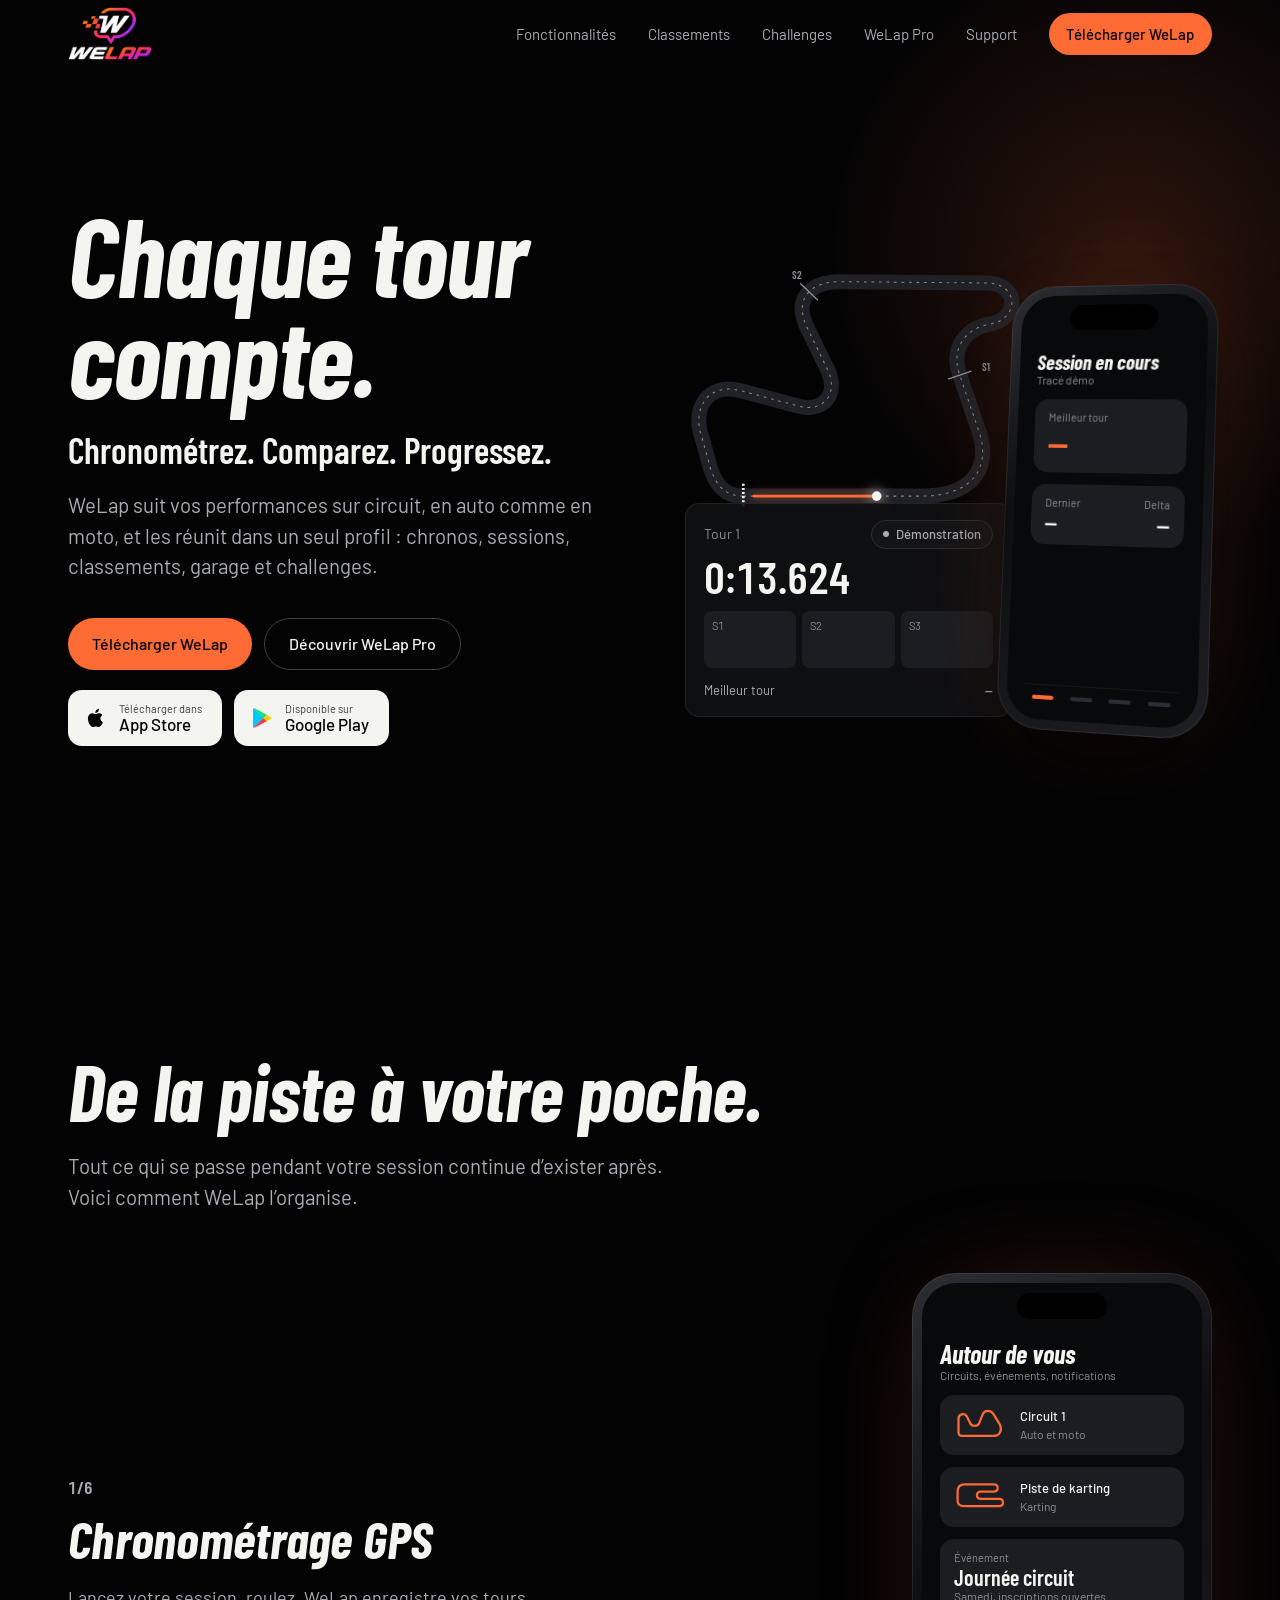
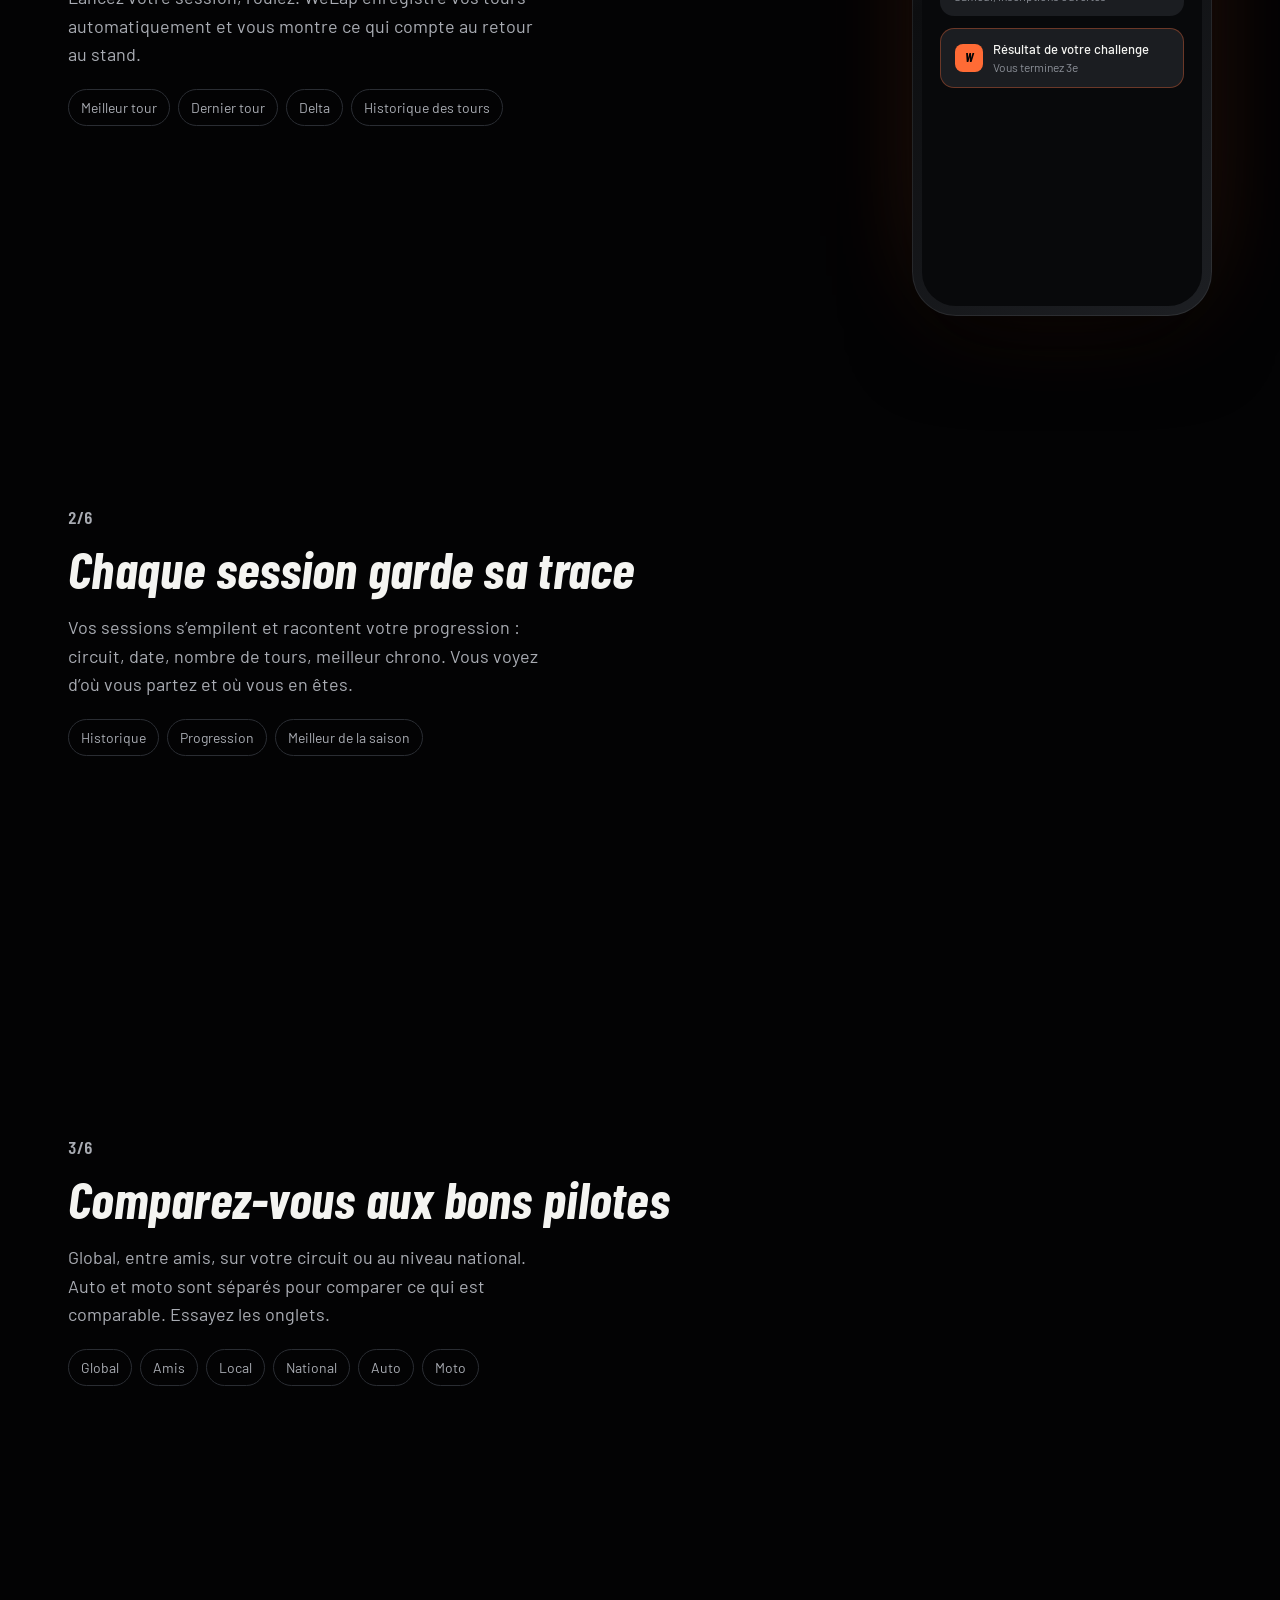
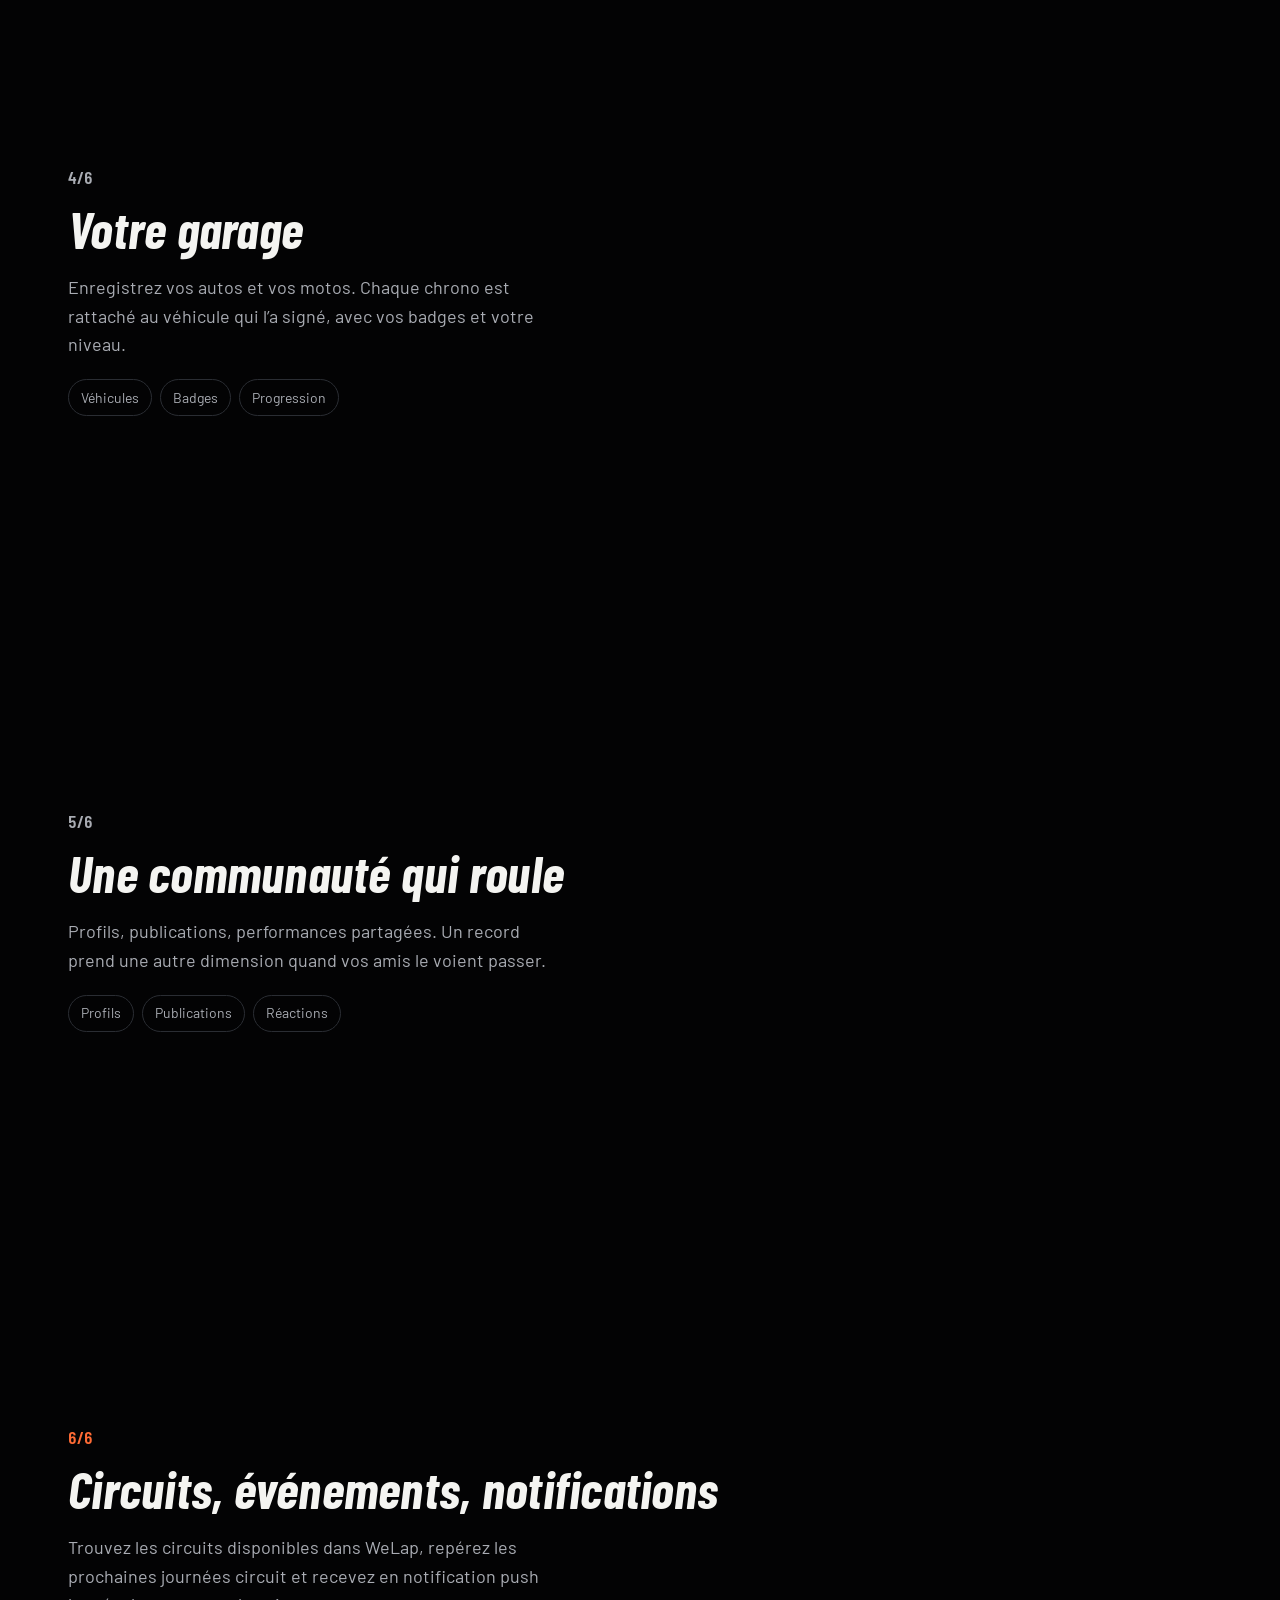
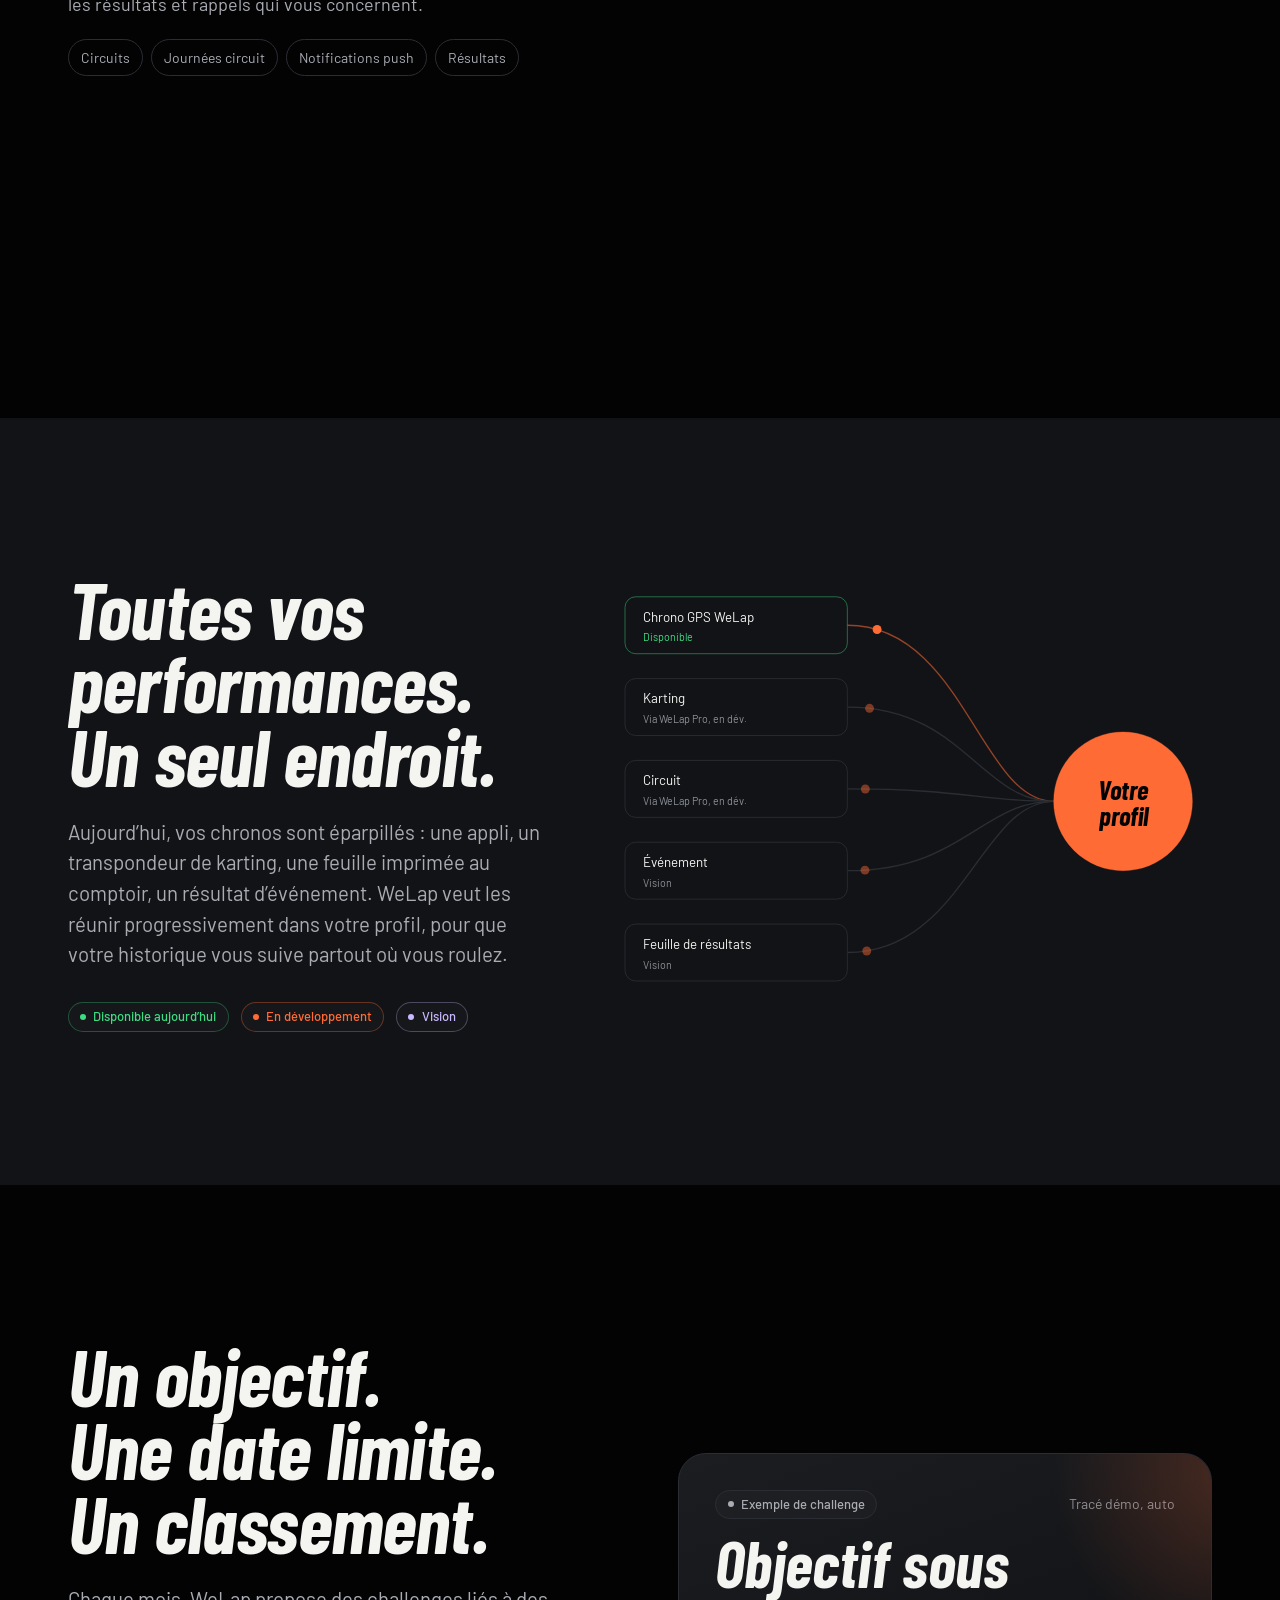
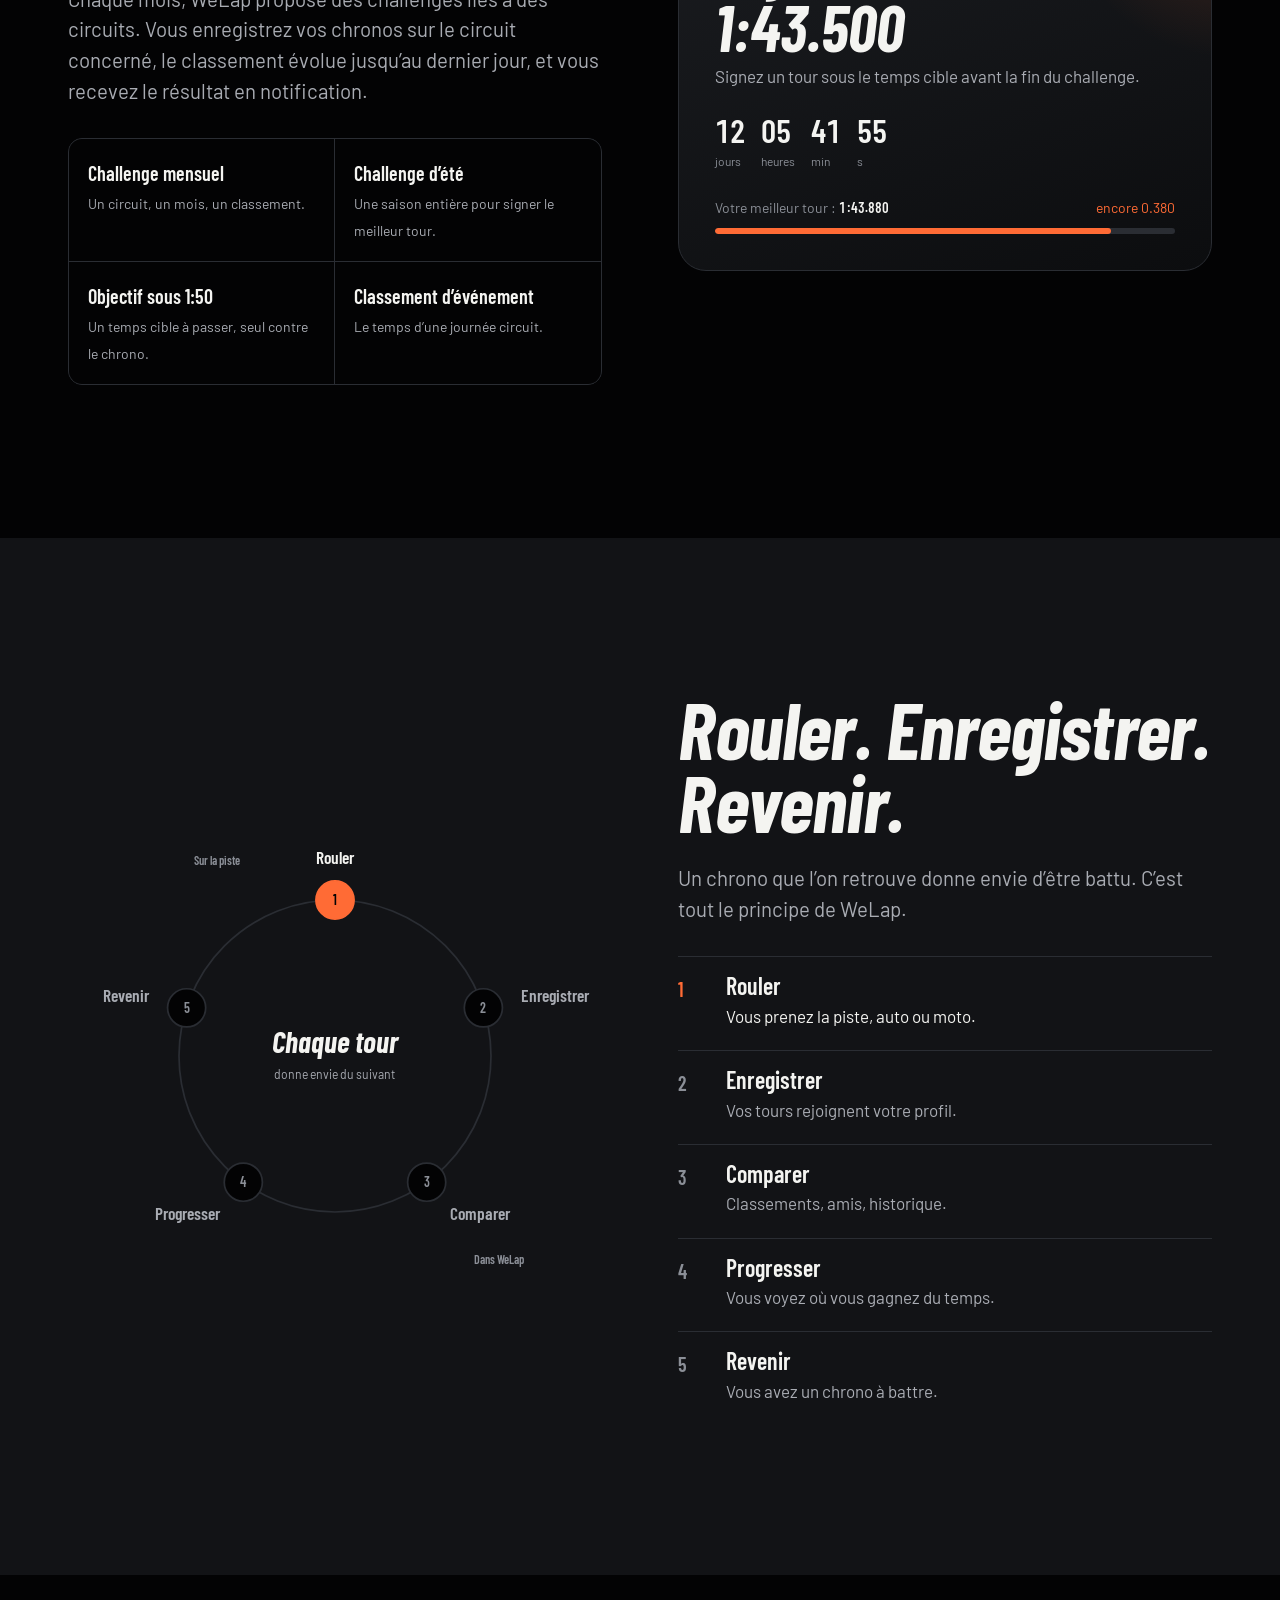
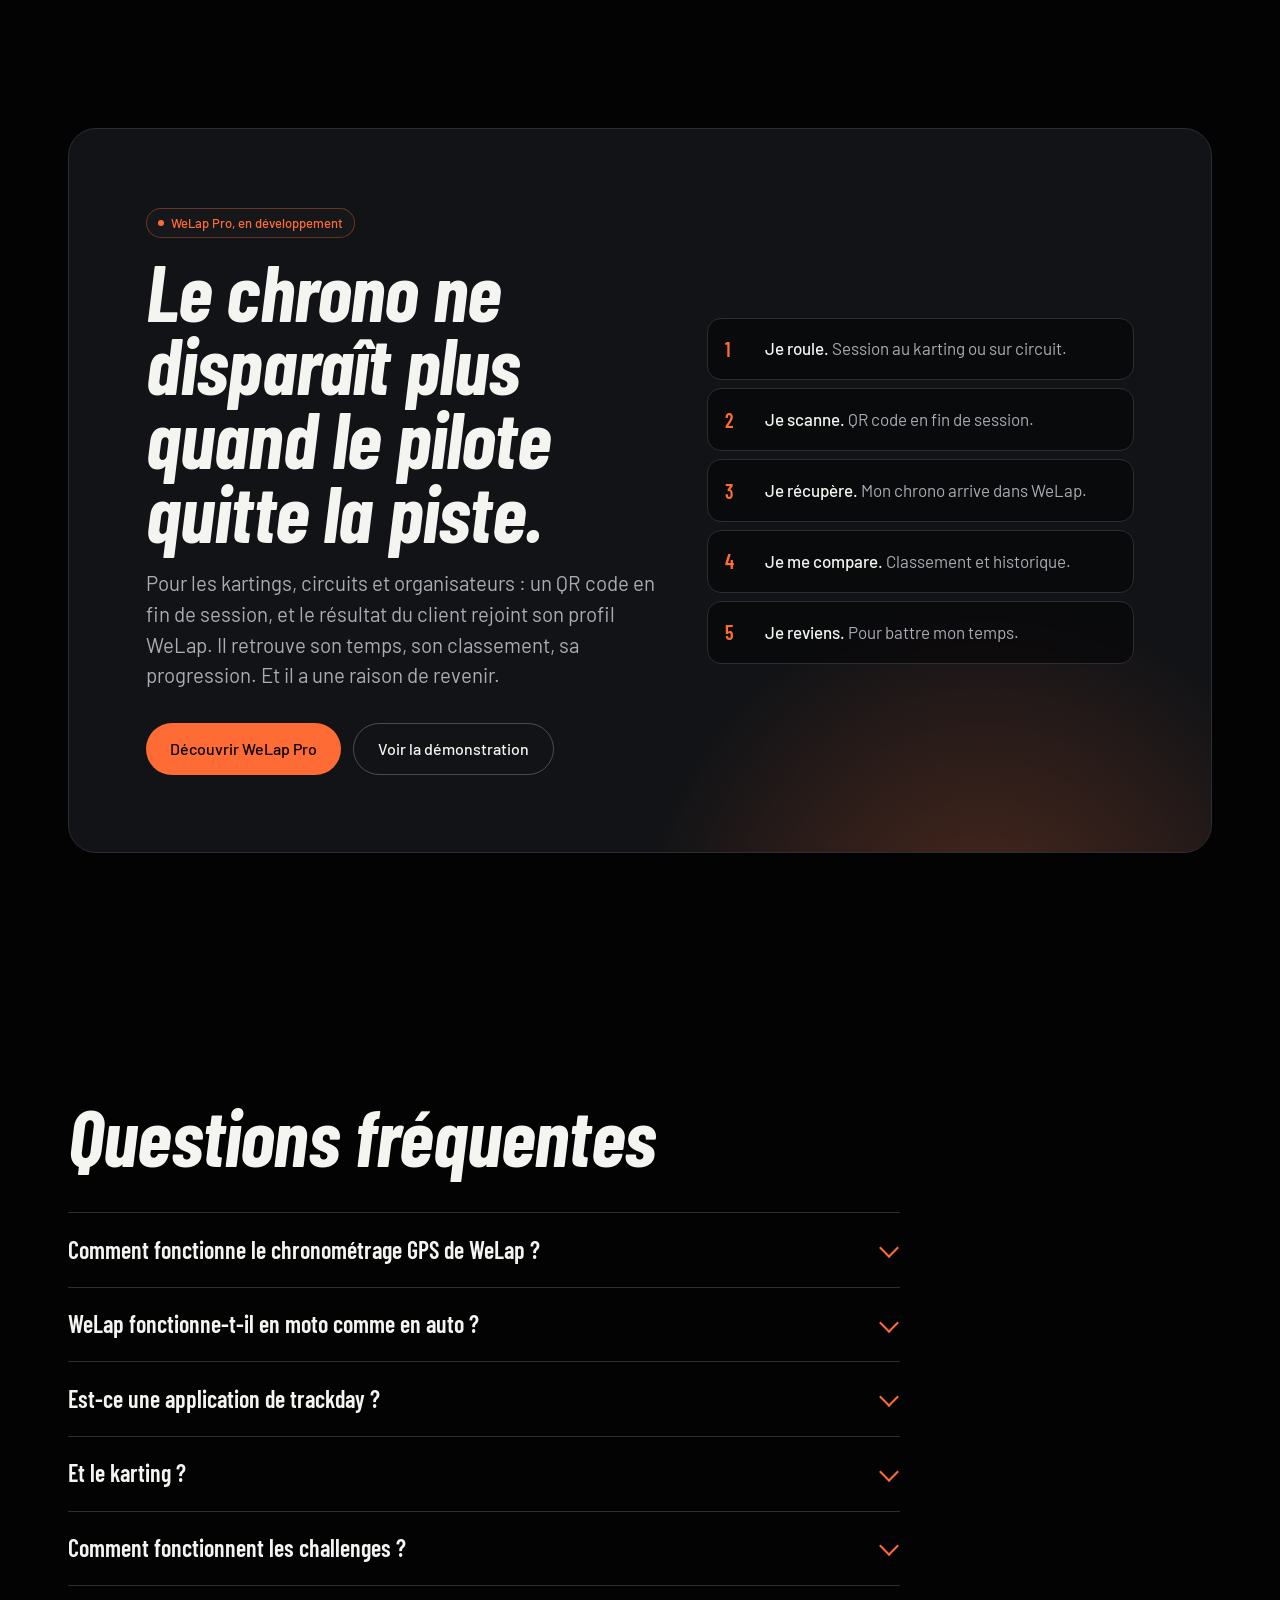
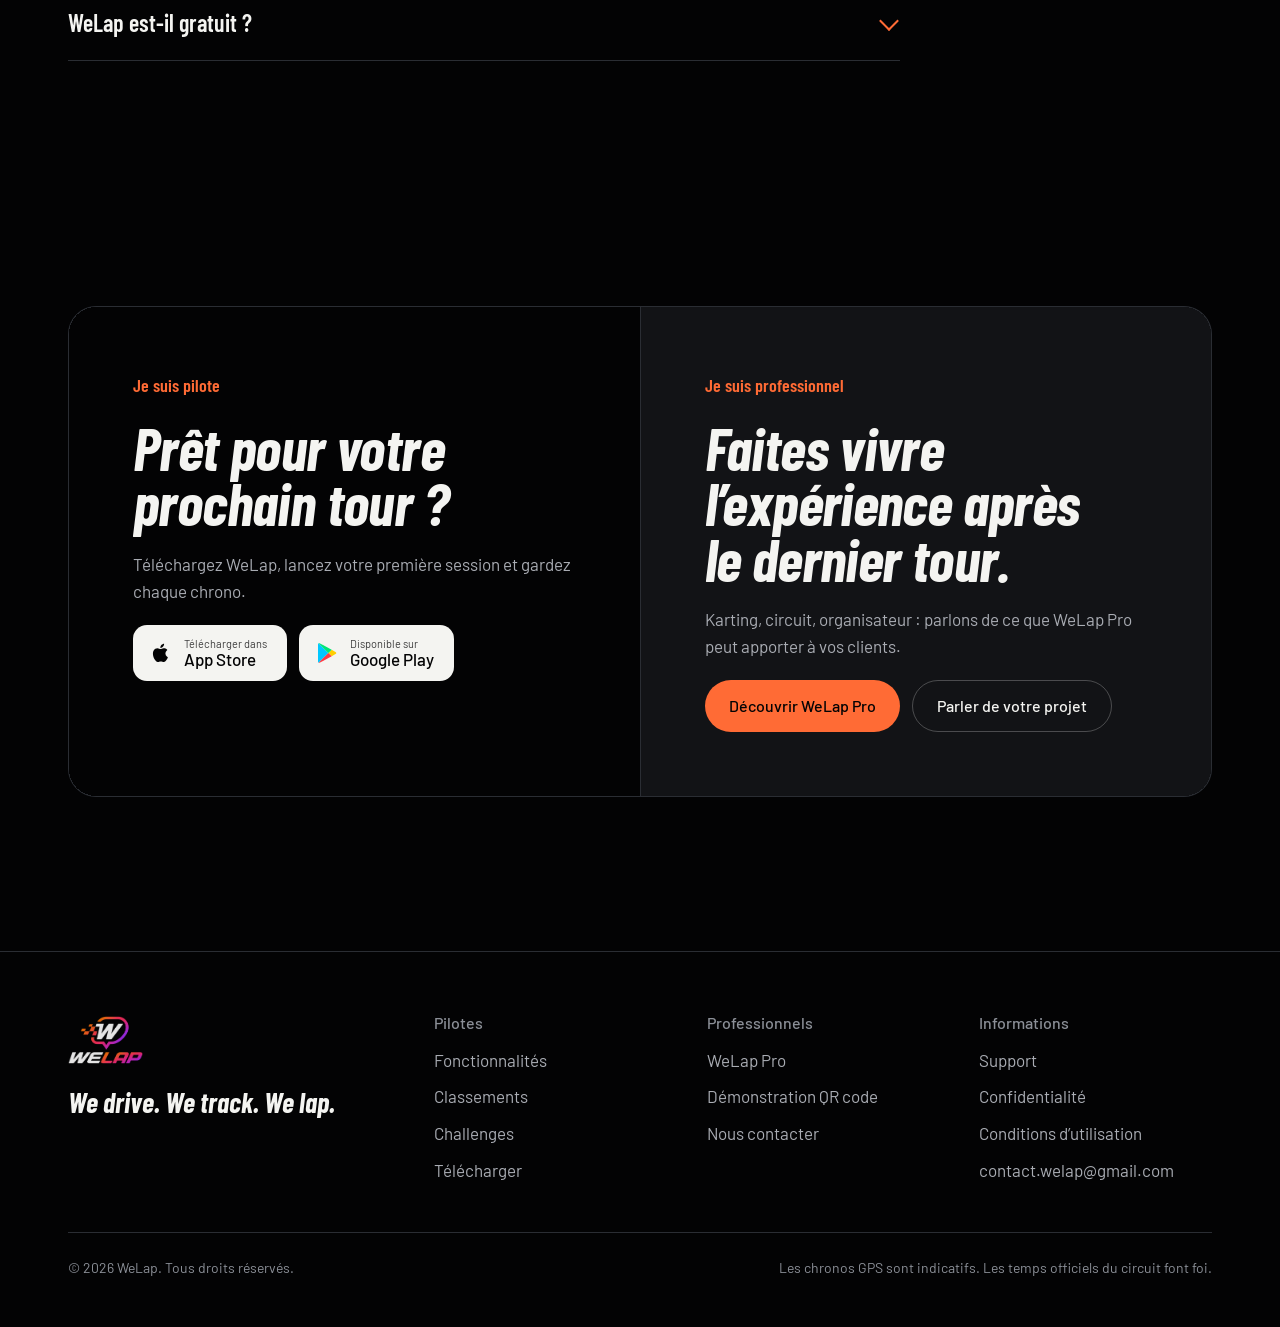
<file: index.html>
<!DOCTYPE html>
<html lang="fr">
<head>
<meta charset="utf-8">
<meta name="viewport" content="width=device-width, initial-scale=1, viewport-fit=cover">
<title>WeLap — Chronométrage GPS circuit auto et moto, classements et challenges</title>
<meta name="description" content="Chronométrez vos tours sur circuit en auto ou en moto, retrouvez vos sessions, comparez-vous dans les classements et relevez des challenges. Tous vos chronos au même endroit.">
<link rel="canonical" href="https://welap.vercel.app/">
<meta name="theme-color" content="#030304">
<meta name="color-scheme" content="dark">
<meta name="robots" content="index, follow">
<meta property="og:type" content="website">
<meta property="og:site_name" content="WeLap">
<meta property="og:locale" content="fr_FR">
<meta property="og:title" content="WeLap — Chronométrage GPS circuit auto et moto, classements et challenges">
<meta property="og:description" content="Chronométrez vos tours sur circuit en auto ou en moto, retrouvez vos sessions, comparez-vous dans les classements et relevez des challenges. Tous vos chronos au même endroit.">
<meta property="og:url" content="https://welap.vercel.app/">
<meta property="og:image" content="https://welap.vercel.app/assets/img/og-image.png">
<meta property="og:image:width" content="1200">
<meta property="og:image:height" content="630">
<meta property="og:image:alt" content="WeLap — Chaque tour compte.">
<meta name="twitter:card" content="summary_large_image">
<meta name="twitter:title" content="WeLap — Chronométrage GPS circuit auto et moto, classements et challenges">
<meta name="twitter:description" content="Chronométrez vos tours sur circuit en auto ou en moto, retrouvez vos sessions, comparez-vous dans les classements et relevez des challenges. Tous vos chronos au même endroit.">
<meta name="twitter:image" content="https://welap.vercel.app/assets/img/og-image.png">
<link rel="icon" href="/favicon.svg" type="image/svg+xml">
<link rel="icon" href="/favicon-32.png" sizes="32x32" type="image/png">
<link rel="apple-touch-icon" href="/apple-touch-icon.png">
<link rel="manifest" href="/site.webmanifest">
<link rel="preload" href="/assets/fonts/BarlowCondensed-BoldItalic.woff2" as="font" type="font/woff2" crossorigin>
<link rel="preload" href="/assets/fonts/Barlow-Regular.woff2" as="font" type="font/woff2" crossorigin>
<link rel="stylesheet" href="/assets/css/site.css">
<script src="/assets/js/site.js" defer></script>
<script>(function(){var m={"#support":"/support/","#privacy":"/confidentialite/","#terms":"/conditions/"};if(m[location.hash])location.replace(m[location.hash]);})();</script>
<script type="application/ld+json">{"@context": "https://schema.org", "@type": "Organization", "name": "WeLap", "url": "https://welap.vercel.app/", "logo": "https://welap.vercel.app/apple-touch-icon.png", "email": "contact.welap@gmail.com", "sameAs": ["https://apps.apple.com/fr/app/welap/id6781696001", "https://play.google.com/store/apps/details?id=com.welap.app"]}</script>
<script type="application/ld+json">{"@context": "https://schema.org", "@type": "WebSite", "name": "WeLap", "url": "https://welap.vercel.app/", "inLanguage": "fr-FR"}</script>
<script type="application/ld+json">{"@context": "https://schema.org", "@type": "MobileApplication", "name": "WeLap", "applicationCategory": "SportsApplication", "operatingSystem": "iOS, Android", "downloadUrl": ["https://apps.apple.com/fr/app/welap/id6781696001", "https://play.google.com/store/apps/details?id=com.welap.app"], "installUrl": "https://apps.apple.com/fr/app/welap/id6781696001", "description": "Chronométrage GPS sur circuit auto et moto, sessions, classements, garage, communauté et challenges.", "offers": {"@type": "Offer", "price": "0", "priceCurrency": "EUR"}}</script>
<script type="application/ld+json">{"@context": "https://schema.org", "@type": "FAQPage", "mainEntity": [{"@type": "Question", "name": "Comment fonctionne le chronométrage GPS de WeLap ?", "acceptedAnswer": {"@type": "Answer", "text": "Vous lancez une session depuis l’application avant de rouler. Le GPS de votre téléphone enregistre vos tours automatiquement : meilleur tour, dernier tour, delta et historique complet de la session. Les chronos GPS restent indicatifs et peuvent varier selon le signal et l’appareil : les temps officiels du circuit font foi."}}, {"@type": "Question", "name": "WeLap fonctionne-t-il en moto comme en auto ?", "acceptedAnswer": {"@type": "Answer", "text": "Oui. WeLap est pensé pour les pilotes auto et moto sur circuit. Les classements distinguent les deux catégories pour que chacun se compare à des performances comparables."}}, {"@type": "Question", "name": "Est-ce une application de trackday ?", "acceptedAnswer": {"@type": "Answer", "text": "WeLap accompagne vos journées circuit de bout en bout : découverte des circuits et des événements, chronométrage pendant la session, puis historique, classements et challenges une fois rentré au paddock."}}, {"@type": "Question", "name": "Et le karting ?", "acceptedAnswer": {"@type": "Answer", "text": "Le chronométrage karting passe par les systèmes de chaque établissement. Avec WeLap Pro, actuellement en développement, un karting pourra proposer un QR code en fin de session pour que le pilote retrouve son résultat dans son profil WeLap."}}, {"@type": "Question", "name": "Comment fonctionnent les challenges ?", "acceptedAnswer": {"@type": "Answer", "text": "Chaque mois, des challenges sont proposés sur certains circuits. Vous roulez sur le circuit concerné, votre meilleur chrono entre au classement du challenge et vous suivez son évolution jusqu’à la fin du mois."}}, {"@type": "Question", "name": "WeLap est-il gratuit ?", "acceptedAnswer": {"@type": "Answer", "text": "WeLap se télécharge gratuitement sur l’App Store et Google Play. Un abonnement Premium optionnel est proposé dans l’application, notamment pour profiter de WeLap sans publicité."}}]}</script>
<script src="/assets/js/home.js" defer></script>
</head>
<body>
<a class="skip-link" href="#contenu">Aller au contenu</a>
<header class="nav">
  <div class="wrap nav__inner">
    <a class="logo logo--nav" href="/"><img src="/assets/img/welap-logo.png" alt="WeLap" width="373" height="240" decoding="async" fetchpriority="high"></a>
    <button class="nav__toggle" type="button" aria-expanded="false" aria-controls="menu" aria-label="Ouvrir le menu"><span></span><span></span></button>
    <nav class="nav__menu" id="menu" aria-label="Navigation principale">
      <ul class="nav__links">
        <li><a href="/#fonctionnalites">Fonctionnalités</a></li>
        <li><a href="/#classements">Classements</a></li>
        <li><a href="/#challenges">Challenges</a></li>
        <li><a href="/pro/">WeLap Pro</a></li>
        <li><a href="/support/">Support</a></li>
      </ul>
      <a class="btn btn--primary nav__cta" href="/#telecharger">Télécharger WeLap</a>
    </nav>
  </div>
</header>
<main id="contenu">

<section class="hero" data-hero aria-labelledby="hero-title">
  <div class="wrap hero__grid">
    <div class="hero__copy">
      <h1 id="hero-title">Chaque tour compte.</h1>
      <p class="hero__tagline">Chronométrez. Comparez. Progressez.</p>
      <p class="lead">WeLap suit vos performances sur circuit, en auto comme en moto, et les réunit dans un seul profil : chronos, sessions, classements, garage et challenges.</p>
      <div class="hero__actions">
        <div class="btn-row">
          <a class="btn btn--primary" href="#telecharger">Télécharger WeLap</a>
          <a class="btn btn--ghost" href="/pro/">Découvrir WeLap Pro</a>
        </div>
        <div class="stores">
  <a class="store" data-store="ios" href="https://apps.apple.com/fr/app/welap/id6781696001" rel="noopener" aria-label="Télécharger WeLap dans l’App Store"><svg viewBox="0 0 24 24" aria-hidden="true"><path fill="currentColor" d="M16.4 12.6c0-2.4 2-3.5 2-3.6-1.1-1.6-2.8-1.8-3.4-1.8-1.4-.2-2.8.8-3.5.8-.7 0-1.8-.8-3-.8-1.5 0-3 .9-3.8 2.3-1.6 2.8-.4 7 1.2 9.3.8 1.1 1.7 2.4 2.9 2.3 1.2 0 1.6-.7 3-.7s1.8.7 3 .7c1.3 0 2.1-1.1 2.8-2.3.9-1.3 1.3-2.6 1.3-2.6s-2.5-1-2.5-3.6zM14.1 5.6c.6-.8 1.1-1.8 1-2.9-.9 0-2.1.6-2.7 1.4-.6.7-1.1 1.8-1 2.8 1 .1 2.1-.5 2.7-1.3z"/></svg><span><small>Télécharger dans</small><strong>App Store</strong></span></a>
  <a class="store" data-store="android" href="https://play.google.com/store/apps/details?id=com.welap.app" rel="noopener" aria-label="Télécharger WeLap sur Google Play"><svg viewBox="0 0 24 24" aria-hidden="true"><path fill="#00c7ff" d="M3.6 2.3 13.4 12l-9.8 9.7c-.4-.2-.6-.6-.6-1.1V3.4c0-.5.2-.9.6-1.1z"/><path fill="#ffce00" d="m16.7 15.3-3.3-3.3 3.3-3.3 3.8 2.2c1 .6 1 1.6 0 2.2z"/><path fill="#ff3a44" d="M16.7 15.3 13.4 12l-9.8 9.7c.4.2.9.2 1.4-.1z"/><path fill="#00e676" d="M16.7 8.7 5 2.4c-.5-.3-1-.3-1.4-.1l9.8 9.7z"/></svg><span><small>Disponible sur</small><strong>Google Play</strong></span></a>
</div>
      </div>
    </div>
    <div class="hero__visual" aria-hidden="true">
      <svg class="track" viewBox="20 -10 540 390" preserveAspectRatio="xMidYMid meet">
        <path class="track__base" d="M 120 330 L 380 330 C 455 330 482 290 466 238 L 436 150 C 424 112 446 84 482 78 C 522 71 526 22 480 18 L 262 16 C 214 16 196 44 212 80 L 244 146 C 260 182 236 208 200 198 L 118 176 C 66 162 44 204 60 246 L 72 290 C 82 318 96 330 120 330 Z"/>
        <path class="track__line" d="M 120 330 L 380 330 C 455 330 482 290 466 238 L 436 150 C 424 112 446 84 482 78 C 522 71 526 22 480 18 L 262 16 C 214 16 196 44 212 80 L 244 146 C 260 182 236 208 200 198 L 118 176 C 66 162 44 204 60 246 L 72 290 C 82 318 96 330 120 330 Z"/>
        <g class="track__mark" data-at="0"><line class="track__finish"/></g>
        <g class="track__mark" data-at="0.335"><line class="track__sector"/><text class="track__sector-label">S1</text></g>
        <g class="track__mark" data-at="0.645"><line class="track__sector"/><text class="track__sector-label">S2</text></g>
        <path class="track__trail" d="M 120 330 L 380 330 C 455 330 482 290 466 238 L 436 150 C 424 112 446 84 482 78 C 522 71 526 22 480 18 L 262 16 C 214 16 196 44 212 80 L 244 146 C 260 182 236 208 200 198 L 118 176 C 66 162 44 204 60 246 L 72 290 C 82 318 96 330 120 330 Z"/>
        <circle class="track__car" r="7" cx="120" cy="330"/>
      </svg>
      <div class="timing">
        <div class="ui-row"><span class="small" data-t-lap>Tour 1</span><span class="status status--demo">Démonstration</span></div>
        <p class="timing__now" data-t-now>0:00.000</p>
        <div class="timing__sectors">
          <div><span>S1</span><b data-t-sector>—</b></div>
          <div><span>S2</span><b data-t-sector>—</b></div>
          <div><span>S3</span><b data-t-sector>—</b></div>
        </div>
        <div class="timing__meta"><span>Meilleur tour</span><span class="num" data-t-best>—</span></div>
      </div>
      <div class="hero__phone"><div class="phone "><div class="phone__screen"><div class="screen is-active">
  <div class="ui-toast" data-p-toast role="status" aria-live="polite"><span class="ui-dot">W</span><div><b></b><span></span></div></div>
  <div><p class="screen__title">Session en cours</p><p class="screen__sub">Tracé démo</p></div>
  <div class="ui-card"><p class="ui-label">Meilleur tour</p><p class="ui-big orange" data-p-best>—</p></div>
  <div class="ui-card ui-row"><div><p class="ui-label">Dernier</p><p class="ui-mid" data-p-last>—</p></div><div style="text-align:right"><p class="ui-label">Delta</p><p class="ui-mid" data-p-delta>—</p></div></div>
  <ul class="ui-list" data-p-laps></ul>
  <div class="ui-tabbar" aria-hidden="true"><i class="on"></i><i></i><i></i><i></i></div>
</div></div></div></div>
    </div>
  </div>
</section>

<section class="section" id="fonctionnalites" aria-labelledby="features-title">
  <div class="wrap">
    <div class="section-head" data-reveal>
      <h2 id="features-title">De la piste à votre poche.</h2>
      <p class="lead">Tout ce qui se passe pendant votre session continue d’exister après. Voici comment WeLap l’organise.</p>
    </div>
    <div class="tour" data-tour>
      <div class="tour__steps">
        <article class="tour__step">
  <p class="tour__step-num">1/6</p>
  <h3>Chronométrage GPS</h3>
  <p>Lancez votre session, roulez. WeLap enregistre vos tours automatiquement et vous montre ce qui compte au retour au stand.</p>
  <ul><li>Meilleur tour</li><li>Dernier tour</li><li>Delta</li><li>Historique des tours</li></ul>
  <div class="tour__inline"><div class="phone "><div class="phone__screen"><div class="screen" role="img" aria-label="Écran de chronométrage : meilleur tour, dernier tour, delta et liste des tours">
  <div><p class="screen__title">Session en cours</p><p class="screen__sub">Tracé démo, tour 7</p></div>
  <div class="ui-card"><p class="ui-label">Meilleur tour</p><p class="ui-big orange">1:43.102</p></div>
  <div class="ui-card ui-row"><div><p class="ui-label">Dernier tour</p><p class="ui-mid">1:43.880</p></div><div style="text-align:right"><p class="ui-label">Delta</p><p class="ui-mid ui-delta--pos">+0.778</p></div></div>
  <div class="ui-card" style="padding:8px"><svg class="ui-mini-track" viewBox="30 0 520 350" aria-hidden="true"><path d="M 120 330 L 380 330 C 455 330 482 290 466 238 L 436 150 C 424 112 446 84 482 78 C 522 71 526 22 480 18 L 262 16 C 214 16 196 44 212 80 L 244 146 C 260 182 236 208 200 198 L 118 176 C 66 162 44 204 60 246 L 72 290 C 82 318 96 330 120 330 Z" fill="none" stroke="#2a2d33" stroke-width="16" stroke-linejoin="round"/><path d="M 120 330 L 380 330 C 455 330 482 290 466 238 L 436 150 C 424 112 446 84 482 78 C 522 71 526 22 480 18 L 262 16 C 214 16 196 44 212 80 L 244 146 C 260 182 236 208 200 198 L 118 176 C 66 162 44 204 60 246 L 72 290 C 82 318 96 330 120 330 Z" fill="none" stroke="#ff6b35" stroke-width="4" stroke-dasharray="520 2000" stroke-linecap="round"/></svg></div>
  <ul class="ui-list"><li><span class="pos">T6</span><span><span class="ui-pill">Meilleur</span></span><span class="t orange">1:43.102</span></li><li><span class="pos">T5</span><span></span><span class="t">1:43.880</span></li><li><span class="pos">T4</span><span></span><span class="t">1:43.421</span></li></ul>
</div></div></div></div>
</article><article class="tour__step">
  <p class="tour__step-num">2/6</p>
  <h3>Chaque session garde sa trace</h3>
  <p>Vos sessions s’empilent et racontent votre progression : circuit, date, nombre de tours, meilleur chrono. Vous voyez d’où vous partez et où vous en êtes.</p>
  <ul><li>Historique</li><li>Progression</li><li>Meilleur de la saison</li></ul>
  <div class="tour__inline"><div class="phone "><div class="phone__screen"><div class="screen" role="img" aria-label="Historique des sessions avec la progression du meilleur tour">
  <div><p class="screen__title">Sessions</p><p class="screen__sub">Votre historique complet</p></div>
  <div class="ui-card"><div class="ui-row"><div><p class="ui-label">Samedi, tracé démo</p><p class="ui-mid">1:43.102</p></div><svg viewBox="0 0 100 28" style="width:84px;height:24px" aria-hidden="true"><polyline points="0,20 20,16 40,18 60,10 80,12 100,4" fill="none" stroke="#ff6b35" stroke-width="2" stroke-linejoin="round"/></svg></div><p class="screen__sub" style="margin-top:6px">18 tours, meilleur de la saison</p></div>
  <div class="ui-card"><div class="ui-row"><div><p class="ui-label">Le mois dernier</p><p class="ui-mid">1:44.360</p></div><svg viewBox="0 0 100 28" style="width:84px;height:24px" aria-hidden="true"><polyline points="0,14 20,18 40,12 60,16 80,10 100,12" fill="none" stroke="#ff6b35" stroke-width="2" stroke-linejoin="round"/></svg></div><p class="screen__sub" style="margin-top:6px">22 tours</p></div>
  <div class="ui-card"><div class="ui-row"><div><p class="ui-label">Première session</p><p class="ui-mid">1:47.915</p></div><svg viewBox="0 0 100 28" style="width:84px;height:24px" aria-hidden="true"><polyline points="0,24 20,20 40,22 60,18 80,19 100,16" fill="none" stroke="#ff6b35" stroke-width="2" stroke-linejoin="round"/></svg></div><p class="screen__sub" style="margin-top:6px">9 tours</p></div>
  <div class="ui-card ui-row"><span class="ui-label">Progression</span><span class="ui-mid ui-delta--neg">−4.813</span></div>
</div></div></div></div>
</article><article class="tour__step" id="classements">
  <p class="tour__step-num">3/6</p>
  <h3>Comparez-vous aux bons pilotes</h3>
  <p>Global, entre amis, sur votre circuit ou au niveau national. Auto et moto sont séparés pour comparer ce qui est comparable. Essayez les onglets.</p>
  <ul><li>Global</li><li>Amis</li><li>Local</li><li>National</li><li>Auto</li><li>Moto</li></ul>
  <div class="tour__inline"><div class="phone "><div class="phone__screen"><div class="screen" data-lb data-scope="global" data-kind="auto">
  <div class="ui-row"><div><p class="screen__title">Classements</p><p class="screen__sub">Tracé démo</p></div>
  <div class="ui-seg" role="group" aria-label="Catégorie"><button type="button" data-lb-kind="auto" aria-pressed="true">Auto</button><button type="button" data-lb-kind="moto" aria-pressed="false">Moto</button></div></div>
  <div class="ui-tabs" role="group" aria-label="Portée du classement"><button type="button" data-lb-scope="global" aria-pressed="true">Global</button><button type="button" data-lb-scope="amis" aria-pressed="false">Amis</button><button type="button" data-lb-scope="local" aria-pressed="false">Local</button><button type="button" data-lb-scope="national" aria-pressed="false">National</button></div>
  <ul class="ui-list" data-lb-list aria-live="polite"></ul>
  <p class="screen__sub" style="margin-top:auto">Données de démonstration</p>
</div></div></div></div>
</article><article class="tour__step">
  <p class="tour__step-num">4/6</p>
  <h3>Votre garage</h3>
  <p>Enregistrez vos autos et vos motos. Chaque chrono est rattaché au véhicule qui l’a signé, avec vos badges et votre niveau.</p>
  <ul><li>Véhicules</li><li>Badges</li><li>Progression</li></ul>
  <div class="tour__inline"><div class="phone "><div class="phone__screen"><div class="screen" role="img" aria-label="Garage : véhicules du pilote, badges et niveau de progression">
  <div><p class="screen__title">Garage</p><p class="screen__sub">2 véhicules</p></div>
  <div class="ui-card">
    <svg viewBox="0 0 200 70" style="width:100%;height:70px" aria-hidden="true"><path d="M14 50c2-10 10-14 26-17l30-12c10-4 22-5 40-5 20 0 34 6 46 14l20 4c8 2 12 6 12 16v4H14z" fill="#2a2d33"/><circle cx="52" cy="54" r="11" fill="#030304" stroke="#ff6b35" stroke-width="3"/><circle cx="150" cy="54" r="11" fill="#030304" stroke="#ff6b35" stroke-width="3"/></svg>
    <div class="ui-row"><div><p class="ui-mid">Coupé sport</p><p class="screen__sub">Auto, propulsion</p></div><span class="ui-pill">Principal</span></div>
    <div class="ui-row" style="margin-top:10px"><div><p class="ui-label">Sessions</p><p class="ui-mid">14</p></div><div><p class="ui-label">Meilleur tour</p><p class="ui-mid">1:43.102</p></div></div>
  </div>
  <div class="ui-card"><div class="ui-row"><span class="ui-label">Niveau 4</span><span class="ui-label">72 %</span></div><div class="ui-bar" style="margin-top:8px"><i style="width:72%"></i></div>
  <div style="display:flex;gap:6px;margin-top:10px;flex-wrap:wrap"><span class="ui-pill">Régularité</span><span class="ui-pill">10 sessions</span><span class="ui-pill">Record perso</span></div></div>
  <div class="ui-card ui-row"><div><p class="ui-mid">Roadster moto</p><p class="screen__sub">Moto</p></div><span class="ui-label">6 sessions</span></div>
</div></div></div></div>
</article><article class="tour__step">
  <p class="tour__step-num">5/6</p>
  <h3>Une communauté qui roule</h3>
  <p>Profils, publications, performances partagées. Un record prend une autre dimension quand vos amis le voient passer.</p>
  <ul><li>Profils</li><li>Publications</li><li>Réactions</li></ul>
  <div class="tour__inline"><div class="phone "><div class="phone__screen"><div class="screen" role="img" aria-label="Fil de la communauté : un pilote partage un nouveau record avec son chrono">
  <div><p class="screen__title">Communauté</p><p class="screen__sub">Vos amis et votre circuit</p></div>
  <div class="ui-card">
    <div class="ui-row" style="justify-content:flex-start;gap:10px"><span class="ui-avatar">LB</span><div><p style="font-weight:500">@late_braker</p><p class="screen__sub">il y a 2 h</p></div></div>
    <p style="margin:10px 0 8px">Enfin sous la barre des 1:43 sur le tracé démo.</p>
    <div class="ui-card" style="background:#0c0d0f"><svg class="ui-mini-track" viewBox="30 0 520 350" aria-hidden="true"><path d="M 120 330 L 380 330 C 455 330 482 290 466 238 L 436 150 C 424 112 446 84 482 78 C 522 71 526 22 480 18 L 262 16 C 214 16 196 44 212 80 L 244 146 C 260 182 236 208 200 198 L 118 176 C 66 162 44 204 60 246 L 72 290 C 82 318 96 330 120 330 Z" fill="none" stroke="#2a2d33" stroke-width="16" stroke-linejoin="round"/><path d="M 120 330 L 380 330 C 455 330 482 290 466 238 L 436 150 C 424 112 446 84 482 78 C 522 71 526 22 480 18 L 262 16 C 214 16 196 44 212 80 L 244 146 C 260 182 236 208 200 198 L 118 176 C 66 162 44 204 60 246 L 72 290 C 82 318 96 330 120 330 Z" fill="none" stroke="#ff6b35" stroke-width="4" stroke-dasharray="520 2000" stroke-linecap="round"/></svg><div class="ui-row"><span class="ui-mid orange">1:42.874</span><span class="ui-mid ui-delta--neg">−0.311</span></div></div>
    <div class="ui-row" style="margin-top:10px;justify-content:flex-start;gap:16px"><span class="screen__sub">24 j’aime</span><span class="screen__sub">6 commentaires</span></div>
  </div>
  <div class="ui-card ui-row"><div class="ui-row" style="gap:10px"><span class="ui-avatar">AH</span><p>@apex.hunter a rejoint votre challenge</p></div></div>
</div></div></div></div>
</article><article class="tour__step">
  <p class="tour__step-num">6/6</p>
  <h3>Circuits, événements, notifications</h3>
  <p>Trouvez les circuits disponibles dans WeLap, repérez les prochaines journées circuit et recevez en notification push les résultats et rappels qui vous concernent.</p>
  <ul><li>Circuits</li><li>Journées circuit</li><li>Notifications push</li><li>Résultats</li></ul>
  <div class="tour__inline"><div class="phone "><div class="phone__screen"><div class="screen" role="img" aria-label="Circuits, événements à venir et notifications">
  <div><p class="screen__title">Autour de vous</p><p class="screen__sub">Circuits, événements, notifications</p></div>
  <div class="ui-card ui-row" style="justify-content:flex-start;gap:12px"><svg viewBox="0 0 60 40" style="width:54px;height:36px;flex:none" aria-hidden="true"><path d="M8 32h36c8 0 10-8 6-14L44 8c-3-5-10-5-12 0l-4 10c-2 4-8 4-10 0L14 10c-3-4-9-2-9 3v14c0 3 1 5 3 5z" fill="none" stroke="#ff6b35" stroke-width="2.5" stroke-linejoin="round"/></svg><div><p style="font-weight:500">Circuit 1</p><p class="screen__sub">Auto et moto</p></div></div>
  <div class="ui-card ui-row" style="justify-content:flex-start;gap:12px"><svg viewBox="0 0 60 40" style="width:54px;height:36px;flex:none" aria-hidden="true"><path d="M10 30h40c6 0 6-8 0-8H30c-6 0-6-8 0-8h14c6 0 6-8 0-8H12c-6 0-8 4-8 8v10c0 4 2 6 6 6z" fill="none" stroke="#ff6b35" stroke-width="2.5" stroke-linejoin="round"/></svg><div><p style="font-weight:500">Piste de karting</p><p class="screen__sub">Karting</p></div></div>
  <div class="ui-card"><p class="ui-label">Événement</p><p class="ui-mid">Journée circuit</p><p class="screen__sub">Samedi, inscriptions ouvertes</p></div>
  <div class="ui-card ui-row" style="gap:10px;border:1px solid rgba(255,107,53,.35)"><span class="ui-dot">W</span><div style="flex:1"><p style="font-weight:500">Résultat de votre challenge</p><p class="screen__sub">Vous terminez 3e</p></div></div>
</div></div></div></div>
</article>
      </div>
      <div class="tour__stage" role="region" aria-label="Aperçu de l’application"><div class="phone"><div class="phone__screen"></div></div></div>
    </div>
  </div>
</section>

<section class="section section--anth" id="un-seul-profil" aria-labelledby="converge-title">
  <div class="wrap converge">
    <div data-reveal>
      <h2 id="converge-title">Toutes vos performances. Un seul endroit.</h2>
      <p class="lead" style="margin-top:1.5rem">Aujourd’hui, vos chronos sont éparpillés : une appli, un transpondeur de karting, une feuille imprimée au comptoir, un résultat d’événement. WeLap veut les réunir progressivement dans votre profil, pour que votre historique vous suive partout où vous roulez.</p>
      <div class="legend"><span class="status status--live">Disponible aujourd’hui</span><span class="status status--dev">En développement</span><span class="status status--concept">Vision</span></div>
    </div>
    <div data-reveal><svg class="converge__svg converge__svg--wide" data-converge viewBox="0 0 660 500" role="img" aria-label="Plusieurs sources de chronos convergent vers un seul profil WeLap">
<path id="cw0" class="converge__path is-live" d="M 250 52 C 380 52, 400 250, 482 250"/>
<g class="converge__node is-live"><rect x="0" y="20" width="250" height="64" rx="12"/><text x="20" y="48">Chrono GPS WeLap</text><text class="st" x="20" y="70">Disponible</text></g>
<circle class="converge__pulse" r="5" opacity="1"><animateMotion dur="2.20s" repeatCount="indefinite" begin="0s"><mpath href="#cw0"/></animateMotion></circle>
<path id="cw1" class="converge__path" d="M 250 144 C 380 144, 400 250, 482 250"/>
<g class="converge__node"><rect x="0" y="112" width="250" height="64" rx="12"/><text x="20" y="140">Karting</text><text class="st" x="20" y="162">Via WeLap Pro, en dév.</text></g>
<circle class="converge__pulse" r="5" opacity=".45"><animateMotion dur="2.45s" repeatCount="indefinite" begin="0s"><mpath href="#cw1"/></animateMotion></circle>
<path id="cw2" class="converge__path" d="M 250 236 C 380 236, 400 250, 482 250"/>
<g class="converge__node"><rect x="0" y="204" width="250" height="64" rx="12"/><text x="20" y="232">Circuit</text><text class="st" x="20" y="254">Via WeLap Pro, en dév.</text></g>
<circle class="converge__pulse" r="5" opacity=".45"><animateMotion dur="2.70s" repeatCount="indefinite" begin="0s"><mpath href="#cw2"/></animateMotion></circle>
<path id="cw3" class="converge__path" d="M 250 328 C 380 328, 400 250, 482 250"/>
<g class="converge__node"><rect x="0" y="296" width="250" height="64" rx="12"/><text x="20" y="324">Événement</text><text class="st" x="20" y="346">Vision</text></g>
<circle class="converge__pulse" r="5" opacity=".45"><animateMotion dur="2.95s" repeatCount="indefinite" begin="0s"><mpath href="#cw3"/></animateMotion></circle>
<path id="cw4" class="converge__path" d="M 250 420 C 380 420, 400 250, 482 250"/>
<g class="converge__node"><rect x="0" y="388" width="250" height="64" rx="12"/><text x="20" y="416">Feuille de résultats</text><text class="st" x="20" y="438">Vision</text></g>
<circle class="converge__pulse" r="5" opacity=".45"><animateMotion dur="3.20s" repeatCount="indefinite" begin="0s"><mpath href="#cw4"/></animateMotion></circle>
<g class="converge__core"><circle class="converge__ring" cx="560" cy="250" r="78" style="fill:none"/><circle cx="560" cy="250" r="78"/><text x="560" y="248" text-anchor="middle">Votre</text><text x="560" y="278" text-anchor="middle">profil</text></g>
</svg>
<svg class="converge__svg converge__svg--tall" data-converge viewBox="0 0 360 560" role="img" aria-label="Plusieurs sources de chronos convergent vers un seul profil WeLap">
<path id="cm0" class="converge__path is-live" d="M 87 70 C 87 190, 180 320, 180 406"/>
<g class="converge__node is-live"><rect x="0" y="0" width="174" height="70" rx="12"/><text x="14" y="30" style="font-size:16px">Chrono GPS WeLap</text><text class="st" x="14" y="53" style="font-size:13px">Disponible</text></g>
<circle class="converge__pulse" r="5" opacity="1"><animateMotion dur="2.00s" repeatCount="indefinite" begin="0s"><mpath href="#cm0"/></animateMotion></circle>
<path id="cm1" class="converge__path" d="M 273 70 C 273 190, 180 320, 180 406"/>
<g class="converge__node"><rect x="186" y="0" width="174" height="70" rx="12"/><text x="200" y="30" style="font-size:16px">Karting</text><text class="st" x="200" y="53" style="font-size:13px">Via WeLap Pro, en dév.</text></g>
<circle class="converge__pulse" r="5" opacity=".45"><animateMotion dur="2.25s" repeatCount="indefinite" begin="0s"><mpath href="#cm1"/></animateMotion></circle>
<path id="cm2" class="converge__path" d="M 87 156 C 87 276, 180 320, 180 406"/>
<g class="converge__node"><rect x="0" y="86" width="174" height="70" rx="12"/><text x="14" y="116" style="font-size:16px">Circuit</text><text class="st" x="14" y="139" style="font-size:13px">Via WeLap Pro, en dév.</text></g>
<circle class="converge__pulse" r="5" opacity=".45"><animateMotion dur="2.50s" repeatCount="indefinite" begin="0s"><mpath href="#cm2"/></animateMotion></circle>
<path id="cm3" class="converge__path" d="M 273 156 C 273 276, 180 320, 180 406"/>
<g class="converge__node"><rect x="186" y="86" width="174" height="70" rx="12"/><text x="200" y="116" style="font-size:16px">Événement</text><text class="st" x="200" y="139" style="font-size:13px">Vision</text></g>
<circle class="converge__pulse" r="5" opacity=".45"><animateMotion dur="2.75s" repeatCount="indefinite" begin="0s"><mpath href="#cm3"/></animateMotion></circle>
<path id="cm4" class="converge__path" d="M 180 242 C 180 362, 180 320, 180 406"/>
<g class="converge__node"><rect x="93" y="172" width="174" height="70" rx="12"/><text x="107" y="202" style="font-size:16px">Feuille de résultats</text><text class="st" x="107" y="225" style="font-size:13px">Vision</text></g>
<circle class="converge__pulse" r="5" opacity=".45"><animateMotion dur="3.00s" repeatCount="indefinite" begin="0s"><mpath href="#cm4"/></animateMotion></circle>
<g class="converge__core"><circle class="converge__ring" cx="180" cy="470" r="64" style="fill:none"/><circle cx="180" cy="470" r="64"/><text x="180" y="468" text-anchor="middle" style="font-size:26px">Votre</text><text x="180" y="494" text-anchor="middle" style="font-size:26px">profil</text></g>
</svg></div>
  </div>
</section>

<section class="section" id="challenges" aria-labelledby="challenges-title">
  <div class="wrap challenge">
    <div data-reveal>
      <h2 id="challenges-title">Un objectif. Une date limite. Un classement.</h2>
      <p class="lead" style="margin-top:1.5rem">Chaque mois, WeLap propose des challenges liés à des circuits. Vous enregistrez vos chronos sur le circuit concerné, le classement évolue jusqu’au dernier jour, et vous recevez le résultat en notification.</p>
      <div class="challenge__ideas">
        <div><b>Challenge mensuel</b><span>Un circuit, un mois, un classement.</span></div>
        <div><b>Challenge d’été</b><span>Une saison entière pour signer le meilleur tour.</span></div>
        <div><b>Objectif sous 1:50</b><span>Un temps cible à passer, seul contre le chrono.</span></div>
        <div><b>Classement d’événement</b><span>Le temps d’une journée circuit.</span></div>
      </div>
    </div>
    <div class="challenge__card" data-reveal>
      <div class="ui-row"><span class="status status--demo">Exemple de challenge</span><span class="small">Tracé démo, auto</span></div>
      <p class="challenge__goal">Objectif sous 1:43.500</p>
      <p class="muted">Signez un tour sous le temps cible avant la fin du challenge.</p>
      <div class="challenge__clock" data-countdown role="timer" aria-label="Temps restant dans le challenge d’exemple">
        <div><b data-d>12</b><span>jours</span></div><div><b data-h>05</b><span>heures</span></div><div><b data-m>42</b><span>min</span></div><div><b data-s>00</b><span>s</span></div>
      </div>
      <div class="ui-row small" style="margin-bottom:.5rem"><span>Votre meilleur tour : <span class="num" style="color:var(--c-white)">1:43.880</span></span><span class="orange">encore 0.380</span></div>
      <div class="ui-bar"><i style="width:86%"></i></div>
    </div>
  </div>
</section>

<section class="section section--anth" aria-labelledby="loop-title">
  <div class="wrap loop" data-loop>
    <div><svg class="loop__svg" viewBox="-40 -10 600 540" role="img" aria-label="Boucle : rouler, enregistrer, comparer, progresser, revenir">
<circle class="loop__ring" cx="260" cy="260" r="180"/>
<path class="loop__progress" d="M 260 80 A 180 180 0 1 1 259.99 80"/>
<text class="loop__half" x="150" y="40" text-anchor="end">Sur la piste</text>
<text class="loop__half" x="420" y="500" text-anchor="start">Dans WeLap</text>
<g class="loop__node"><circle cx="260.0" cy="80.0" r="22"/><text class="n" x="260.0" y="86.0" text-anchor="middle">1</text><text x="260.0" y="38.0" text-anchor="middle">Rouler</text></g>
<g class="loop__node"><circle cx="431.2" cy="204.4" r="22"/><text class="n" x="431.2" y="210.4" text-anchor="middle">2</text><text x="474.9" y="197.2" text-anchor="start">Enregistrer</text></g>
<g class="loop__node"><circle cx="365.8" cy="405.6" r="22"/><text class="n" x="365.8" y="411.6" text-anchor="middle">3</text><text x="392.8" y="449.8" text-anchor="start">Comparer</text></g>
<g class="loop__node"><circle cx="154.2" cy="405.6" r="22"/><text class="n" x="154.2" y="411.6" text-anchor="middle">4</text><text x="127.2" y="449.8" text-anchor="end">Progresser</text></g>
<g class="loop__node"><circle cx="88.8" cy="204.4" r="22"/><text class="n" x="88.8" y="210.4" text-anchor="middle">5</text><text x="45.1" y="197.2" text-anchor="end">Revenir</text></g>
<text class="loop__center-title" x="260" y="256" text-anchor="middle">Chaque tour</text>
<text class="loop__center-sub" x="260" y="286" text-anchor="middle">donne envie du suivant</text>
</svg></div>
    <div>
      <h2 id="loop-title" data-reveal>Rouler. Enregistrer. Revenir.</h2>
      <p class="lead" style="margin:1.5rem 0 2rem">Un chrono que l’on retrouve donne envie d’être battu. C’est tout le principe de WeLap.</p>
      <ol class="loop__list">
        <li><b>Rouler</b>Vous prenez la piste, auto ou moto.</li>
        <li><b>Enregistrer</b>Vos tours rejoignent votre profil.</li>
        <li><b>Comparer</b>Classements, amis, historique.</li>
        <li><b>Progresser</b>Vous voyez où vous gagnez du temps.</li>
        <li><b>Revenir</b>Vous avez un chrono à battre.</li>
      </ol>
    </div>
  </div>
</section>

<section class="section" id="pro" aria-labelledby="pro-title">
  <div class="wrap">
    <div class="pro-teaser" data-reveal>
      <div>
        <span class="status status--dev">WeLap Pro, en développement</span>
        <h2 id="pro-title">Le chrono ne disparaît plus quand le pilote quitte la piste.</h2>
        <p class="lead" style="margin-bottom:2rem">Pour les kartings, circuits et organisateurs : un QR code en fin de session, et le résultat du client rejoint son profil WeLap. Il retrouve son temps, son classement, sa progression. Et il a une raison de revenir.</p>
        <div class="btn-row"><a class="btn btn--primary" href="/pro/">Découvrir WeLap Pro</a><a class="btn btn--ghost" href="/pro/#demo">Voir la démonstration</a></div>
      </div>
      <ol class="flow">
        <li><b>1</b><span><strong>Je roule.</strong> Session au karting ou sur circuit.</span></li>
        <li><b>2</b><span><strong>Je scanne.</strong> QR code en fin de session.</span></li>
        <li><b>3</b><span><strong>Je récupère.</strong> Mon chrono arrive dans WeLap.</span></li>
        <li><b>4</b><span><strong>Je me compare.</strong> Classement et historique.</span></li>
        <li><b>5</b><span><strong>Je reviens.</strong> Pour battre mon temps.</span></li>
      </ol>
    </div>
  </div>
</section>

<section class="section section--tight" aria-labelledby="faq-title">
  <div class="wrap">
    <h2 id="faq-title" style="margin-bottom:2.5rem">Questions fréquentes</h2>
    <div class="faq">
      <details><summary>Comment fonctionne le chronométrage GPS de WeLap ?</summary><p>Vous lancez une session depuis l’application avant de rouler. Le GPS de votre téléphone enregistre vos tours automatiquement : meilleur tour, dernier tour, delta et historique complet de la session. Les chronos GPS restent indicatifs et peuvent varier selon le signal et l’appareil : les temps officiels du circuit font foi.</p></details><details><summary>WeLap fonctionne-t-il en moto comme en auto ?</summary><p>Oui. WeLap est pensé pour les pilotes auto et moto sur circuit. Les classements distinguent les deux catégories pour que chacun se compare à des performances comparables.</p></details><details><summary>Est-ce une application de trackday ?</summary><p>WeLap accompagne vos journées circuit de bout en bout : découverte des circuits et des événements, chronométrage pendant la session, puis historique, classements et challenges une fois rentré au paddock.</p></details><details><summary>Et le karting ?</summary><p>Le chronométrage karting passe par les systèmes de chaque établissement. Avec WeLap Pro, actuellement en développement, un karting pourra proposer un QR code en fin de session pour que le pilote retrouve son résultat dans son profil WeLap.</p></details><details><summary>Comment fonctionnent les challenges ?</summary><p>Chaque mois, des challenges sont proposés sur certains circuits. Vous roulez sur le circuit concerné, votre meilleur chrono entre au classement du challenge et vous suivez son évolution jusqu’à la fin du mois.</p></details><details><summary>WeLap est-il gratuit ?</summary><p>WeLap se télécharge gratuitement sur l’App Store et Google Play. Un abonnement Premium optionnel est proposé dans l’application, notamment pour profiter de WeLap sans publicité.</p></details>
    </div>
  </div>
</section>

<section class="section" id="telecharger" aria-labelledby="cta-title">
  <div class="wrap">
    <h2 id="cta-title" class="sr-only">Commencer avec WeLap</h2>
    <div class="split">
      <div>
        <p class="who">Je suis pilote</p>
        <h2>Prêt pour votre prochain tour ?</h2>
        <p class="muted">Téléchargez WeLap, lancez votre première session et gardez chaque chrono.</p>
        <div class="stores">
  <a class="store" data-store="ios" href="https://apps.apple.com/fr/app/welap/id6781696001" rel="noopener" aria-label="Télécharger WeLap dans l’App Store"><svg viewBox="0 0 24 24" aria-hidden="true"><path fill="currentColor" d="M16.4 12.6c0-2.4 2-3.5 2-3.6-1.1-1.6-2.8-1.8-3.4-1.8-1.4-.2-2.8.8-3.5.8-.7 0-1.8-.8-3-.8-1.5 0-3 .9-3.8 2.3-1.6 2.8-.4 7 1.2 9.3.8 1.1 1.7 2.4 2.9 2.3 1.2 0 1.6-.7 3-.7s1.8.7 3 .7c1.3 0 2.1-1.1 2.8-2.3.9-1.3 1.3-2.6 1.3-2.6s-2.5-1-2.5-3.6zM14.1 5.6c.6-.8 1.1-1.8 1-2.9-.9 0-2.1.6-2.7 1.4-.6.7-1.1 1.8-1 2.8 1 .1 2.1-.5 2.7-1.3z"/></svg><span><small>Télécharger dans</small><strong>App Store</strong></span></a>
  <a class="store" data-store="android" href="https://play.google.com/store/apps/details?id=com.welap.app" rel="noopener" aria-label="Télécharger WeLap sur Google Play"><svg viewBox="0 0 24 24" aria-hidden="true"><path fill="#00c7ff" d="M3.6 2.3 13.4 12l-9.8 9.7c-.4-.2-.6-.6-.6-1.1V3.4c0-.5.2-.9.6-1.1z"/><path fill="#ffce00" d="m16.7 15.3-3.3-3.3 3.3-3.3 3.8 2.2c1 .6 1 1.6 0 2.2z"/><path fill="#ff3a44" d="M16.7 15.3 13.4 12l-9.8 9.7c.4.2.9.2 1.4-.1z"/><path fill="#00e676" d="M16.7 8.7 5 2.4c-.5-.3-1-.3-1.4-.1l9.8 9.7z"/></svg><span><small>Disponible sur</small><strong>Google Play</strong></span></a>
</div>
      </div>
      <div>
        <p class="who">Je suis professionnel</p>
        <h2>Faites vivre l’expérience après le dernier tour.</h2>
        <p class="muted">Karting, circuit, organisateur : parlons de ce que WeLap Pro peut apporter à vos clients.</p>
        <div class="btn-row"><a class="btn btn--primary" href="/pro/">Découvrir WeLap Pro</a><a class="btn btn--ghost" href="mailto:contact.welap@gmail.com?subject=WeLap%20Pro%20%E2%80%93%20mon%20%C3%A9tablissement">Parler de votre projet</a></div>
      </div>
    </div>
  </div>
</section>

</main>
<footer class="footer">
  <div class="wrap">
    <div class="footer__grid">
      <div>
        <a class="logo logo--footer" href="/"><img src="/assets/img/welap-logo.png" alt="WeLap" width="373" height="240" loading="lazy" decoding="async"></a>
        <p class="footer__motto">We drive. We track. We lap.</p>
      </div>
      <div>
        <h2>Pilotes</h2>
        <ul>
          <li><a href="/#fonctionnalites">Fonctionnalités</a></li>
          <li><a href="/#classements">Classements</a></li>
          <li><a href="/#challenges">Challenges</a></li>
          <li><a href="/#telecharger">Télécharger</a></li>
        </ul>
      </div>
      <div>
        <h2>Professionnels</h2>
        <ul>
          <li><a href="/pro/">WeLap Pro</a></li>
          <li><a href="/pro/#demo">Démonstration QR code</a></li>
          <li><a href="mailto:contact.welap@gmail.com?subject=WeLap%20Pro">Nous contacter</a></li>
        </ul>
      </div>
      <div>
        <h2>Informations</h2>
        <ul>
          <li><a href="/support/">Support</a></li>
          <li><a href="/confidentialite/">Confidentialité</a></li>
          <li><a href="/conditions/">Conditions d’utilisation</a></li>
          <li><a href="mailto:contact.welap@gmail.com">contact.welap@gmail.com</a></li>
        </ul>
      </div>
    </div>
    <div class="footer__bottom small">
      <span>© <span data-year>2026</span> WeLap. Tous droits réservés.</span>
      <span>Les chronos GPS sont indicatifs. Les temps officiels du circuit font foi.</span>
    </div>
  </div>
</footer>
</body>
</html>
</file>
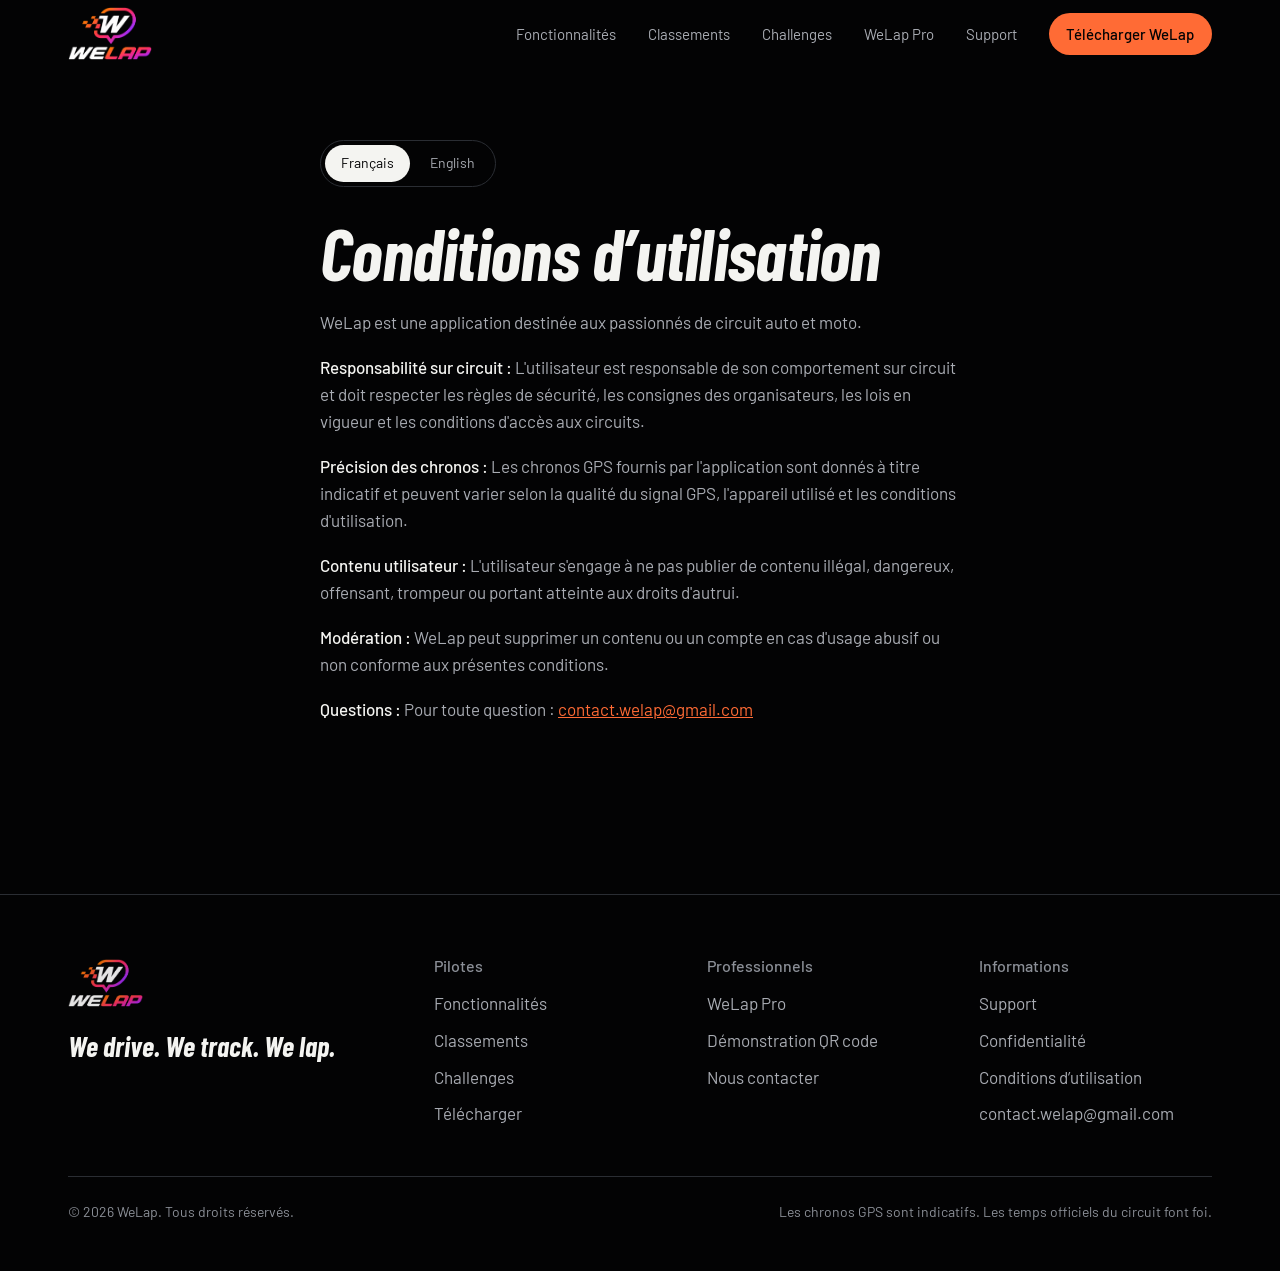
<file: conditions/index.html>
<!DOCTYPE html>
<html lang="fr">
<head>
<meta charset="utf-8">
<meta name="viewport" content="width=device-width, initial-scale=1, viewport-fit=cover">
<title>Conditions d’utilisation — WeLap</title>
<meta name="description" content="Conditions d’utilisation de l’application WeLap : responsabilité sur circuit, précision des chronos GPS, contenu utilisateur et modération.">
<link rel="canonical" href="https://welap.vercel.app/conditions/">
<meta name="theme-color" content="#030304">
<meta name="color-scheme" content="dark">
<meta name="robots" content="index, follow">
<meta property="og:type" content="website">
<meta property="og:site_name" content="WeLap">
<meta property="og:locale" content="fr_FR">
<meta property="og:title" content="Conditions d’utilisation — WeLap">
<meta property="og:description" content="Conditions d’utilisation de l’application WeLap : responsabilité sur circuit, précision des chronos GPS, contenu utilisateur et modération.">
<meta property="og:url" content="https://welap.vercel.app/conditions/">
<meta property="og:image" content="https://welap.vercel.app/assets/img/og-image.png">
<meta property="og:image:width" content="1200">
<meta property="og:image:height" content="630">
<meta property="og:image:alt" content="WeLap — Chaque tour compte.">
<meta name="twitter:card" content="summary_large_image">
<meta name="twitter:title" content="Conditions d’utilisation — WeLap">
<meta name="twitter:description" content="Conditions d’utilisation de l’application WeLap : responsabilité sur circuit, précision des chronos GPS, contenu utilisateur et modération.">
<meta name="twitter:image" content="https://welap.vercel.app/assets/img/og-image.png">
<link rel="icon" href="/favicon.svg" type="image/svg+xml">
<link rel="icon" href="/favicon-32.png" sizes="32x32" type="image/png">
<link rel="apple-touch-icon" href="/apple-touch-icon.png">
<link rel="manifest" href="/site.webmanifest">
<link rel="preload" href="/assets/fonts/BarlowCondensed-BoldItalic.woff2" as="font" type="font/woff2" crossorigin>
<link rel="preload" href="/assets/fonts/Barlow-Regular.woff2" as="font" type="font/woff2" crossorigin>
<link rel="stylesheet" href="/assets/css/site.css">
<script src="/assets/js/site.js" defer></script>

</head>
<body>
<a class="skip-link" href="#contenu">Aller au contenu</a>
<header class="nav">
  <div class="wrap nav__inner">
    <a class="logo logo--nav" href="/"><img src="/assets/img/welap-logo.png" alt="WeLap" width="373" height="240" decoding="async" fetchpriority="high"></a>
    <button class="nav__toggle" type="button" aria-expanded="false" aria-controls="menu" aria-label="Ouvrir le menu"><span></span><span></span></button>
    <nav class="nav__menu" id="menu" aria-label="Navigation principale">
      <ul class="nav__links">
        <li><a href="/#fonctionnalites">Fonctionnalités</a></li>
        <li><a href="/#classements">Classements</a></li>
        <li><a href="/#challenges">Challenges</a></li>
        <li><a href="/pro/">WeLap Pro</a></li>
        <li><a href="/support/">Support</a></li>
      </ul>
      <a class="btn btn--primary nav__cta" href="/#telecharger">Télécharger WeLap</a>
    </nav>
  </div>
</header>
<main id="contenu" class="doc">
  <div class="wrap doc__inner">
    <div class="lang-switch" role="group" aria-label="Langue"><button type="button" data-set-lang="fr" aria-pressed="true">Français</button><button type="button" data-set-lang="en" aria-pressed="false">English</button></div>
    <div data-lang-block="fr">
      <h1>Conditions d’utilisation</h1>
      
      <p>WeLap est une application destinée aux passionnés de circuit auto et moto.</p>

                    <p><strong>Responsabilité sur circuit :</strong> L'utilisateur est responsable de son comportement sur circuit et doit respecter les règles de sécurité, les consignes des organisateurs, les lois en vigueur et les conditions d'accès aux circuits.</p>

                    <p><strong>Précision des chronos :</strong> Les chronos GPS fournis par l'application sont donnés à titre indicatif et peuvent varier selon la qualité du signal GPS, l'appareil utilisé et les conditions d'utilisation.</p>

                    <p><strong>Contenu utilisateur :</strong> L'utilisateur s'engage à ne pas publier de contenu illégal, dangereux, offensant, trompeur ou portant atteinte aux droits d'autrui.</p>

                    <p><strong>Modération :</strong> WeLap peut supprimer un contenu ou un compte en cas d'usage abusif ou non conforme aux présentes conditions.</p>

                    <p><strong>Questions :</strong> Pour toute question : <a href="mailto:contact.welap@gmail.com">contact.welap@gmail.com</a></p>
    </div>
    <div data-lang-block="en" hidden lang="en">
      <h1>Terms of Service</h1>
      
      <p>WeLap is a mobile application designed for car and motorcycle circuit enthusiasts.</p>

                    <h2>User Responsibility</h2>
                    <p><strong>Circuit Safety:</strong> You are solely responsible for your behavior at circuits and events. You must comply with all safety regulations, follow circuit officials' instructions, operate your vehicle safely and responsibly, comply with applicable laws, and respect each circuit's terms and conditions.</p>

                    <h2>GPS Lap Times Disclaimer</h2>
                    <p><strong>GPS Accuracy:</strong> GPS lap times provided by WeLap are for informational purposes only. Lap times may vary due to GPS signal quality, device differences, environmental factors, and app settings. WeLap does not guarantee accuracy. Official circuit times take precedence over WeLap recordings.</p>

                    <h2>User-Generated Content</h2>
                    <p>You are responsible for all content you upload, share, or post through WeLap. You agree not to post illegal, dangerous, offensive, misleading, or infringing content. When you post content, you grant WeLap a license to use, display, and distribute that content within the App.</p>

                    <h2>Content Moderation</h2>
                    <p>WeLap reserves the right to monitor, review, moderate, delete, or restrict access to user-generated content at any time without prior notice.</p>

                    <h2>Account Suspension and Termination</h2>
                    <p>We may suspend or terminate your account if you violate these Terms, engage in abusive behavior, post inappropriate content, attempt unauthorized access, or use the App fraudulently.</p>

                    <h2>Limitation of Liability</h2>
                    <p>To the fullest extent permitted by law, WeLap shall not be liable for injuries, accidents, damages from app use, circuit activities, loss of data, service interruptions, or technical failures.</p>

                    <h2>Changes to Terms</h2>
                    <p>We may update these Terms at any time. Continued use of the App signifies acceptance of new terms.</p>

                    <h2>Contact</h2>
                    <p>For questions about these Terms, contact us at <a href="mailto:contact.welap@gmail.com">contact.welap@gmail.com</a></p>
                
    </div>
  </div>
</main>
<footer class="footer">
  <div class="wrap">
    <div class="footer__grid">
      <div>
        <a class="logo logo--footer" href="/"><img src="/assets/img/welap-logo.png" alt="WeLap" width="373" height="240" loading="lazy" decoding="async"></a>
        <p class="footer__motto">We drive. We track. We lap.</p>
      </div>
      <div>
        <h2>Pilotes</h2>
        <ul>
          <li><a href="/#fonctionnalites">Fonctionnalités</a></li>
          <li><a href="/#classements">Classements</a></li>
          <li><a href="/#challenges">Challenges</a></li>
          <li><a href="/#telecharger">Télécharger</a></li>
        </ul>
      </div>
      <div>
        <h2>Professionnels</h2>
        <ul>
          <li><a href="/pro/">WeLap Pro</a></li>
          <li><a href="/pro/#demo">Démonstration QR code</a></li>
          <li><a href="mailto:contact.welap@gmail.com?subject=WeLap%20Pro">Nous contacter</a></li>
        </ul>
      </div>
      <div>
        <h2>Informations</h2>
        <ul>
          <li><a href="/support/">Support</a></li>
          <li><a href="/confidentialite/">Confidentialité</a></li>
          <li><a href="/conditions/">Conditions d’utilisation</a></li>
          <li><a href="mailto:contact.welap@gmail.com">contact.welap@gmail.com</a></li>
        </ul>
      </div>
    </div>
    <div class="footer__bottom small">
      <span>© <span data-year>2026</span> WeLap. Tous droits réservés.</span>
      <span>Les chronos GPS sont indicatifs. Les temps officiels du circuit font foi.</span>
    </div>
  </div>
</footer>
</body>
</html>
</file>
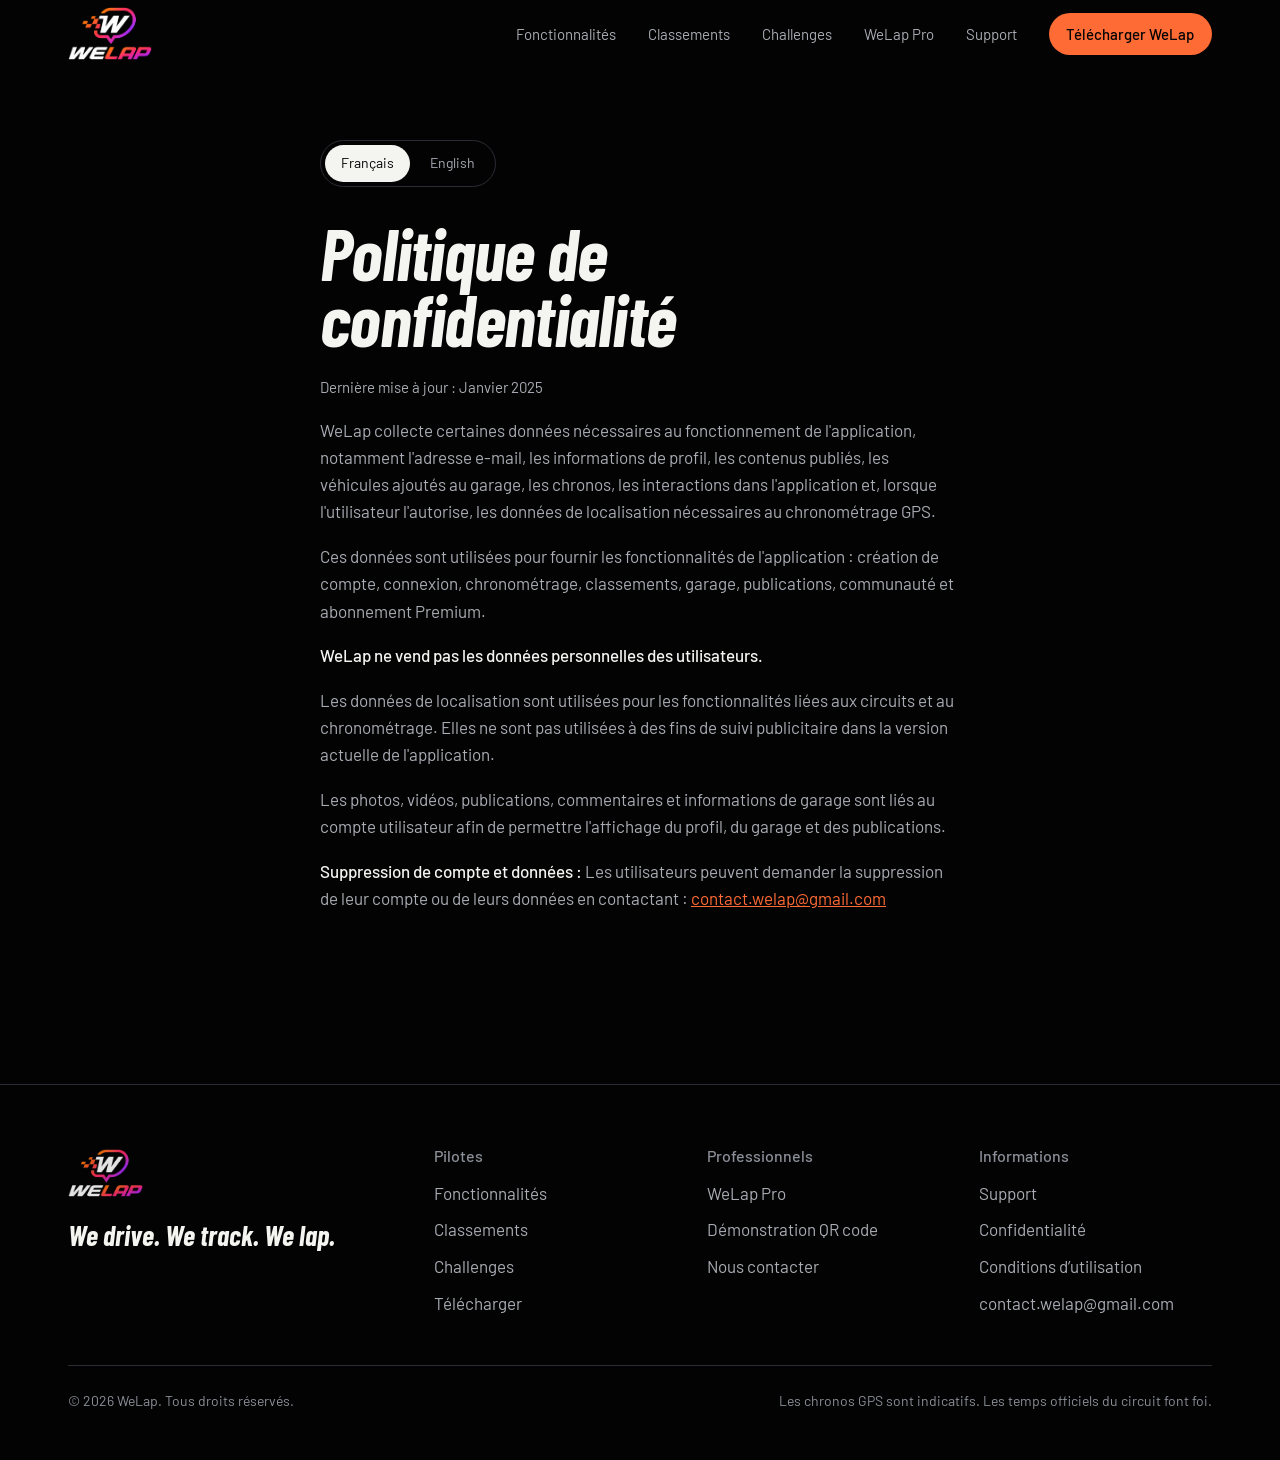
<file: confidentialite/index.html>
<!DOCTYPE html>
<html lang="fr">
<head>
<meta charset="utf-8">
<meta name="viewport" content="width=device-width, initial-scale=1, viewport-fit=cover">
<title>Politique de confidentialité — WeLap</title>
<meta name="description" content="Comment WeLap collecte et utilise vos données : compte, chronos, garage, localisation GPS, abonnement et services tiers.">
<link rel="canonical" href="https://welap.vercel.app/confidentialite/">
<meta name="theme-color" content="#030304">
<meta name="color-scheme" content="dark">
<meta name="robots" content="index, follow">
<meta property="og:type" content="website">
<meta property="og:site_name" content="WeLap">
<meta property="og:locale" content="fr_FR">
<meta property="og:title" content="Politique de confidentialité — WeLap">
<meta property="og:description" content="Comment WeLap collecte et utilise vos données : compte, chronos, garage, localisation GPS, abonnement et services tiers.">
<meta property="og:url" content="https://welap.vercel.app/confidentialite/">
<meta property="og:image" content="https://welap.vercel.app/assets/img/og-image.png">
<meta property="og:image:width" content="1200">
<meta property="og:image:height" content="630">
<meta property="og:image:alt" content="WeLap — Chaque tour compte.">
<meta name="twitter:card" content="summary_large_image">
<meta name="twitter:title" content="Politique de confidentialité — WeLap">
<meta name="twitter:description" content="Comment WeLap collecte et utilise vos données : compte, chronos, garage, localisation GPS, abonnement et services tiers.">
<meta name="twitter:image" content="https://welap.vercel.app/assets/img/og-image.png">
<link rel="icon" href="/favicon.svg" type="image/svg+xml">
<link rel="icon" href="/favicon-32.png" sizes="32x32" type="image/png">
<link rel="apple-touch-icon" href="/apple-touch-icon.png">
<link rel="manifest" href="/site.webmanifest">
<link rel="preload" href="/assets/fonts/BarlowCondensed-BoldItalic.woff2" as="font" type="font/woff2" crossorigin>
<link rel="preload" href="/assets/fonts/Barlow-Regular.woff2" as="font" type="font/woff2" crossorigin>
<link rel="stylesheet" href="/assets/css/site.css">
<script src="/assets/js/site.js" defer></script>

</head>
<body>
<a class="skip-link" href="#contenu">Aller au contenu</a>
<header class="nav">
  <div class="wrap nav__inner">
    <a class="logo logo--nav" href="/"><img src="/assets/img/welap-logo.png" alt="WeLap" width="373" height="240" decoding="async" fetchpriority="high"></a>
    <button class="nav__toggle" type="button" aria-expanded="false" aria-controls="menu" aria-label="Ouvrir le menu"><span></span><span></span></button>
    <nav class="nav__menu" id="menu" aria-label="Navigation principale">
      <ul class="nav__links">
        <li><a href="/#fonctionnalites">Fonctionnalités</a></li>
        <li><a href="/#classements">Classements</a></li>
        <li><a href="/#challenges">Challenges</a></li>
        <li><a href="/pro/">WeLap Pro</a></li>
        <li><a href="/support/">Support</a></li>
      </ul>
      <a class="btn btn--primary nav__cta" href="/#telecharger">Télécharger WeLap</a>
    </nav>
  </div>
</header>
<main id="contenu" class="doc">
  <div class="wrap doc__inner">
    <div class="lang-switch" role="group" aria-label="Langue"><button type="button" data-set-lang="fr" aria-pressed="true">Français</button><button type="button" data-set-lang="en" aria-pressed="false">English</button></div>
    <div data-lang-block="fr">
      <h1>Politique de confidentialité</h1>
      <p class="doc__updated">Dernière mise à jour : Janvier 2025</p>
      <p>WeLap collecte certaines données nécessaires au fonctionnement de l'application, notamment l'adresse e-mail, les informations de profil, les contenus publiés, les véhicules ajoutés au garage, les chronos, les interactions dans l'application et, lorsque l'utilisateur l'autorise, les données de localisation nécessaires au chronométrage GPS.</p>

                    <p>Ces données sont utilisées pour fournir les fonctionnalités de l'application : création de compte, connexion, chronométrage, classements, garage, publications, communauté et abonnement Premium.</p>

                    <p><strong>WeLap ne vend pas les données personnelles des utilisateurs.</strong></p>

                    <p>Les données de localisation sont utilisées pour les fonctionnalités liées aux circuits et au chronométrage. Elles ne sont pas utilisées à des fins de suivi publicitaire dans la version actuelle de l'application.</p>

                    <p>Les photos, vidéos, publications, commentaires et informations de garage sont liés au compte utilisateur afin de permettre l'affichage du profil, du garage et des publications.</p>

                    <p><strong>Suppression de compte et données :</strong> Les utilisateurs peuvent demander la suppression de leur compte ou de leurs données en contactant : <a href="mailto:contact.welap@gmail.com">contact.welap@gmail.com</a></p>
    </div>
    <div data-lang-block="en" hidden lang="en">
      <h1>Privacy Policy</h1>
      <p class="doc__updated">Last Updated: January 2025</p>
      <h2>Introduction</h2>
                    <p>WeLap ("we," "us," "our," or "Company") is committed to protecting your privacy. This Privacy Policy explains how we collect, use, disclose, and safeguard your information when you use our mobile application.</p>

                    <h2>Information We Collect</h2>
                    
                    <h3>Account and Profile Information</h3>
                    <p>When you create a WeLap account, we collect your email address, username, profile picture, and other profile details you provide.</p>

                    <h3>Vehicle Information</h3>
                    <p>When you add vehicles to your garage, we collect information including make, model, year, horsepower, transmission type, and photos.</p>

                    <h3>Location and GPS Data</h3>
                    <p>With your permission, WeLap collects precise location data via GPS when you use our lap timing features. This data is necessary to calculate and record your lap times. You can disable GPS access through your device settings.</p>

                    <h3>Session and Performance Data</h3>
                    <p>We collect and store data about your driving sessions, including lap times, circuit information, vehicle selection, and performance metrics.</p>

                    <h3>User-Generated Content</h3>
                    <p>WeLap allows you to upload photos, videos, posts, and comments. We collect, store, and display this content as part of your profile and community interactions.</p>

                    <h3>Payment and Subscription Information</h3>
                    <p>If you subscribe to WeLap Premium, your subscription is processed through Apple In-App Purchase. We do not collect, store, or have access to your credit card or banking information. Apple handles all payment processing securely.</p>

                    <h3>Technical Information</h3>
                    <p>We automatically collect technical data including device model, operating system version, app version, and crash reports to improve app stability and performance.</p>

                    <h2>How We Use Information</h2>
                    <ul>
                        <li>Provide, operate, and maintain the App and its features</li>
                        <li>Create and manage your account</li>
                        <li>Record and display your lap times and performance</li>
                        <li>Enable leaderboards and rankings</li>
                        <li>Facilitate community features and sharing</li>
                        <li>Manage your Premium subscription</li>
                        <li>Analyze app usage and improve user experience</li>
                        <li>Send service updates and support responses</li>
                        <li>Protect against fraud and unauthorized access</li>
                        <li>Comply with applicable laws and regulations</li>
                    </ul>

                    <h2>Location Data</h2>
                    <p>WeLap uses GPS location data for lap timing and performance tracking. Location data is only collected when you actively initiate a GPS recording session. You can disable GPS access through your device settings. Location data is encrypted during transmission and storage.</p>

                    <h2>User Content</h2>
                    <p>You are responsible for the content you upload to WeLap. When you upload content, you grant WeLap a license to use, display, and distribute that content within the App. User-generated content may be visible to other WeLap users depending on your privacy settings.</p>

                    <h2>Payments and Subscriptions</h2>
                    <p>WeLap Premium subscriptions are processed through Apple In-App Purchase using StoreKit. We do not directly process or store payment information. Apple handles all payment processing securely. We use RevenueCat for subscription management and only receive information about your subscription status and purchase events.</p>

                    <h2>Analytics, Advertising, and Crash Reporting</h2>
                    
                    <h3>Analytics</h3>
                    <p>We may use analytics tools to understand how users interact with the App. This data is typically anonymized and does not directly identify individual users.</p>

                    <h3>Advertising</h3>
                    <p>The free version of WeLap may display advertisements through Google AdMob. You can opt out of personalized ads through your device settings. Advertisements are not displayed in WeLap Premium.</p>

                    <h3>Crash Reporting</h3>
                    <p>We may use crash reporting tools to collect information about app crashes and technical errors. Crash reports may include device information and app state but do not include personal data.</p>

                    <h2>Third-Party Services</h2>
                    
                    <h3>Supabase</h3>
                    <p>WeLap uses Supabase for backend infrastructure and database services. Your account information, garage data, session records, and user-generated content are stored on Supabase's secure servers.</p>

                    <h3>RevenueCat</h3>
                    <p>We use RevenueCat to manage subscriptions and in-app purchases. RevenueCat receives information about your subscription status but does not have access to your payment information.</p>

                    <h3>Apple App Store and StoreKit</h3>
                    <p>On iOS, WeLap uses Apple's StoreKit framework for in-app purchases and subscription management. Apple processes all payments and stores your subscription information.</p>

                    <h3>Google AdMob</h3>
                    <p>If you use the free version of WeLap, you may see advertisements served by Google AdMob. AdMob may collect advertising identifiers to serve personalized ads.</p>

                    <h2>Data Retention</h2>
                    <p>We retain your personal information for as long as your account is active. If you delete your account, we will delete or anonymize most of your personal data within a reasonable timeframe, except where legally required.</p>

                    <h2>Account Deletion and Data Requests</h2>
                    <p>You have the right to request access to your personal data, correct inaccurate information, delete your account, and export your data. To exercise these rights, contact us at <a href="mailto:contact.welap@gmail.com">contact.welap@gmail.com</a>. We will respond within 30 days.</p>

                    <h2>Children's Privacy</h2>
                    <p>WeLap is not intended for children under the age of 13. We do not knowingly collect personal information from children under 13. If we become aware of such collection, we will promptly delete the information.</p>

                    <h2>Security</h2>
                    <p>WeLap implements security measures to protect your personal information, including encryption of data in transit and at rest, secure authentication, and regular security updates.</p>

                    <h2>Changes to This Privacy Policy</h2>
                    <p>We may update this Privacy Policy periodically. We will notify you of material changes by posting the updated policy in the App. Your continued use of the App following changes means you accept the new terms.</p>

                    <h2>Contact Us</h2>
                    <p>If you have questions about this Privacy Policy, contact us at:</p>
                    <p><strong>Email:</strong> <a href="mailto:contact.welap@gmail.com">contact.welap@gmail.com</a></p>
                    <p>We will respond to your inquiry within 30 days.</p>
    </div>
  </div>
</main>
<footer class="footer">
  <div class="wrap">
    <div class="footer__grid">
      <div>
        <a class="logo logo--footer" href="/"><img src="/assets/img/welap-logo.png" alt="WeLap" width="373" height="240" loading="lazy" decoding="async"></a>
        <p class="footer__motto">We drive. We track. We lap.</p>
      </div>
      <div>
        <h2>Pilotes</h2>
        <ul>
          <li><a href="/#fonctionnalites">Fonctionnalités</a></li>
          <li><a href="/#classements">Classements</a></li>
          <li><a href="/#challenges">Challenges</a></li>
          <li><a href="/#telecharger">Télécharger</a></li>
        </ul>
      </div>
      <div>
        <h2>Professionnels</h2>
        <ul>
          <li><a href="/pro/">WeLap Pro</a></li>
          <li><a href="/pro/#demo">Démonstration QR code</a></li>
          <li><a href="mailto:contact.welap@gmail.com?subject=WeLap%20Pro">Nous contacter</a></li>
        </ul>
      </div>
      <div>
        <h2>Informations</h2>
        <ul>
          <li><a href="/support/">Support</a></li>
          <li><a href="/confidentialite/">Confidentialité</a></li>
          <li><a href="/conditions/">Conditions d’utilisation</a></li>
          <li><a href="mailto:contact.welap@gmail.com">contact.welap@gmail.com</a></li>
        </ul>
      </div>
    </div>
    <div class="footer__bottom small">
      <span>© <span data-year>2026</span> WeLap. Tous droits réservés.</span>
      <span>Les chronos GPS sont indicatifs. Les temps officiels du circuit font foi.</span>
    </div>
  </div>
</footer>
</body>
</html>
</file>
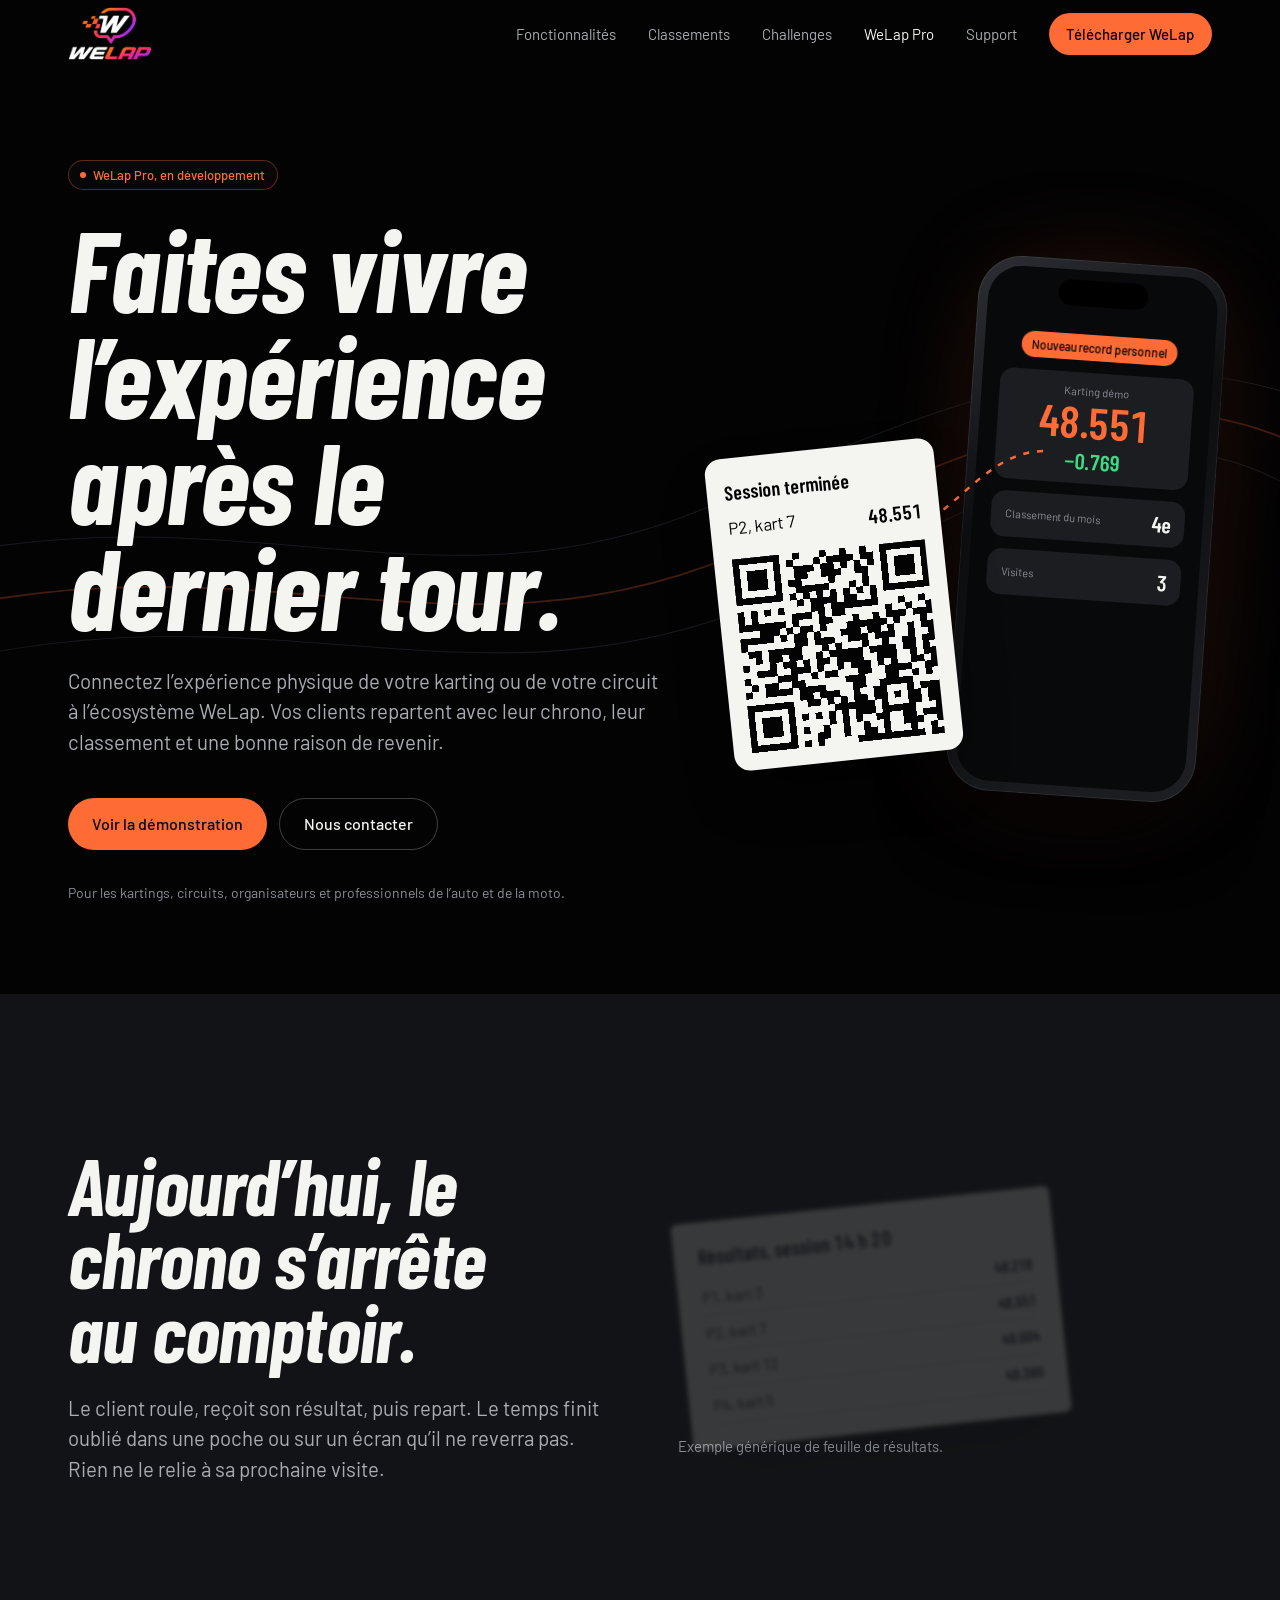
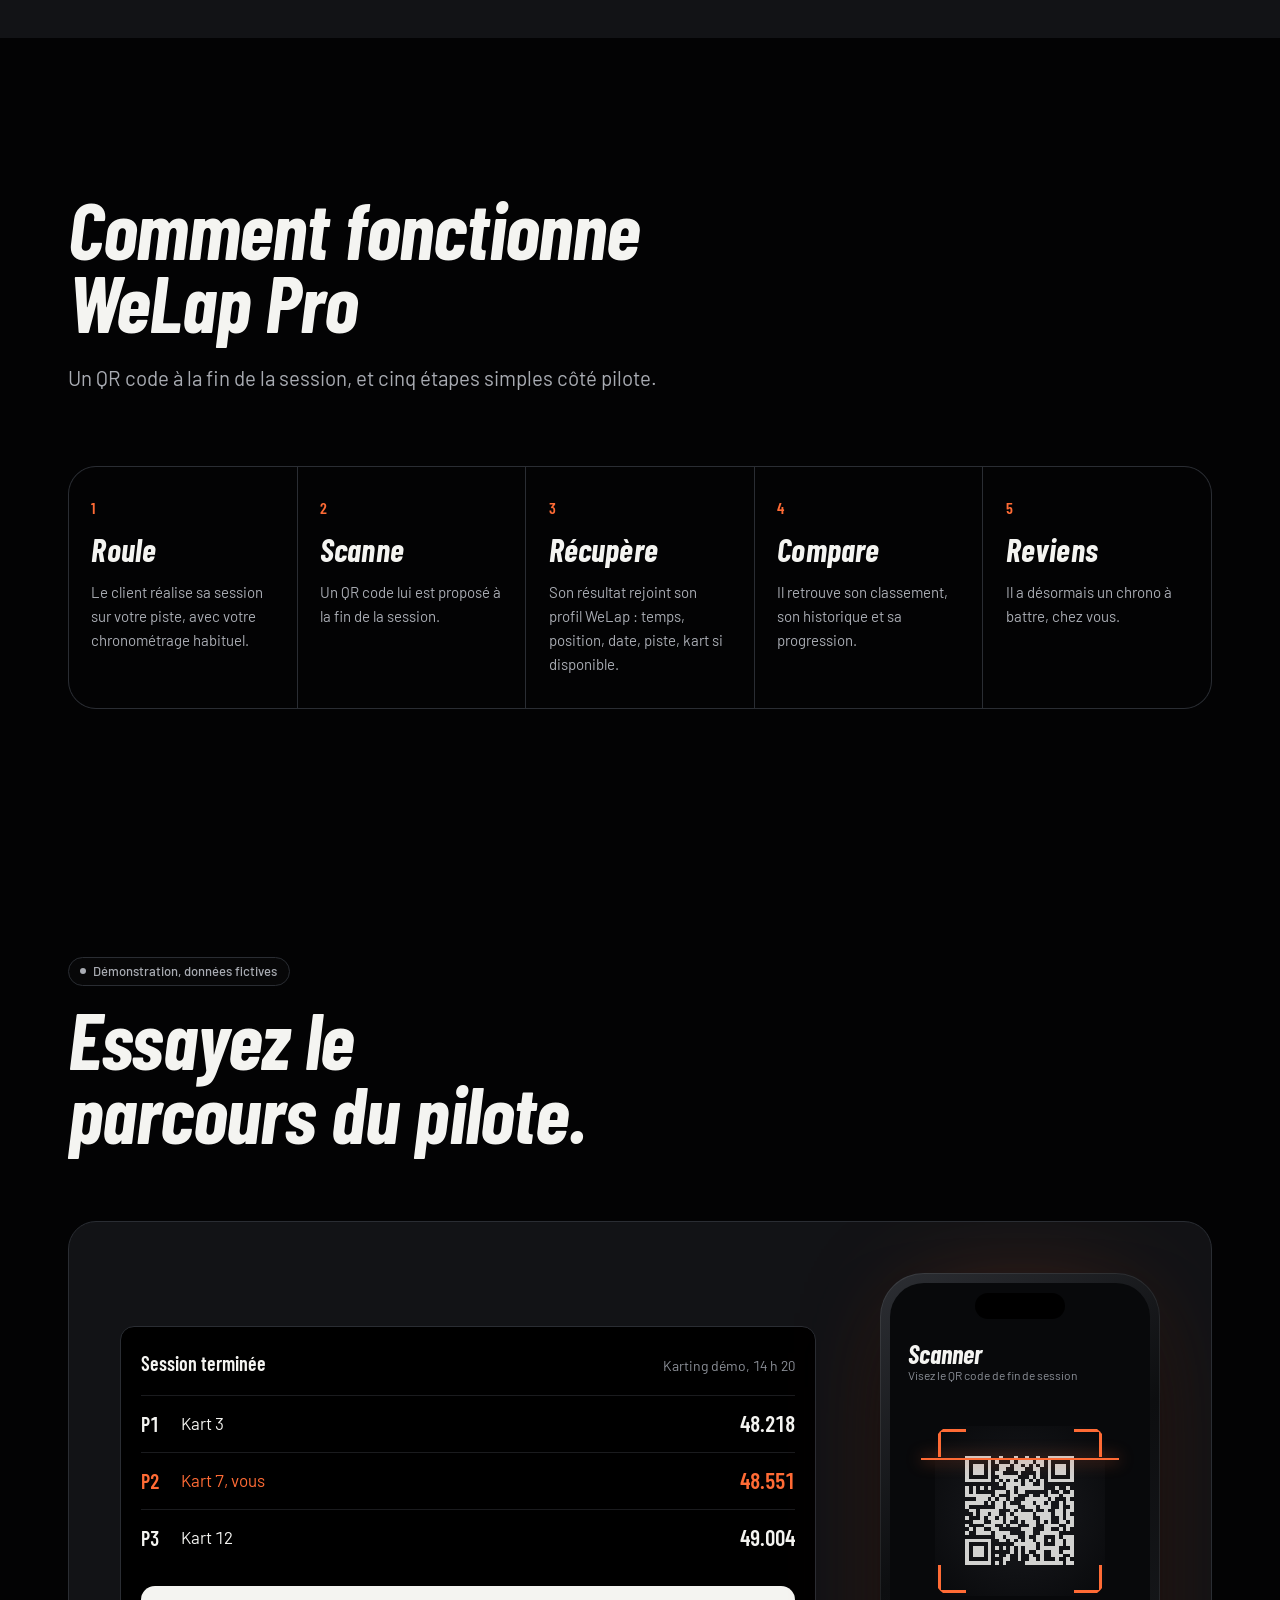
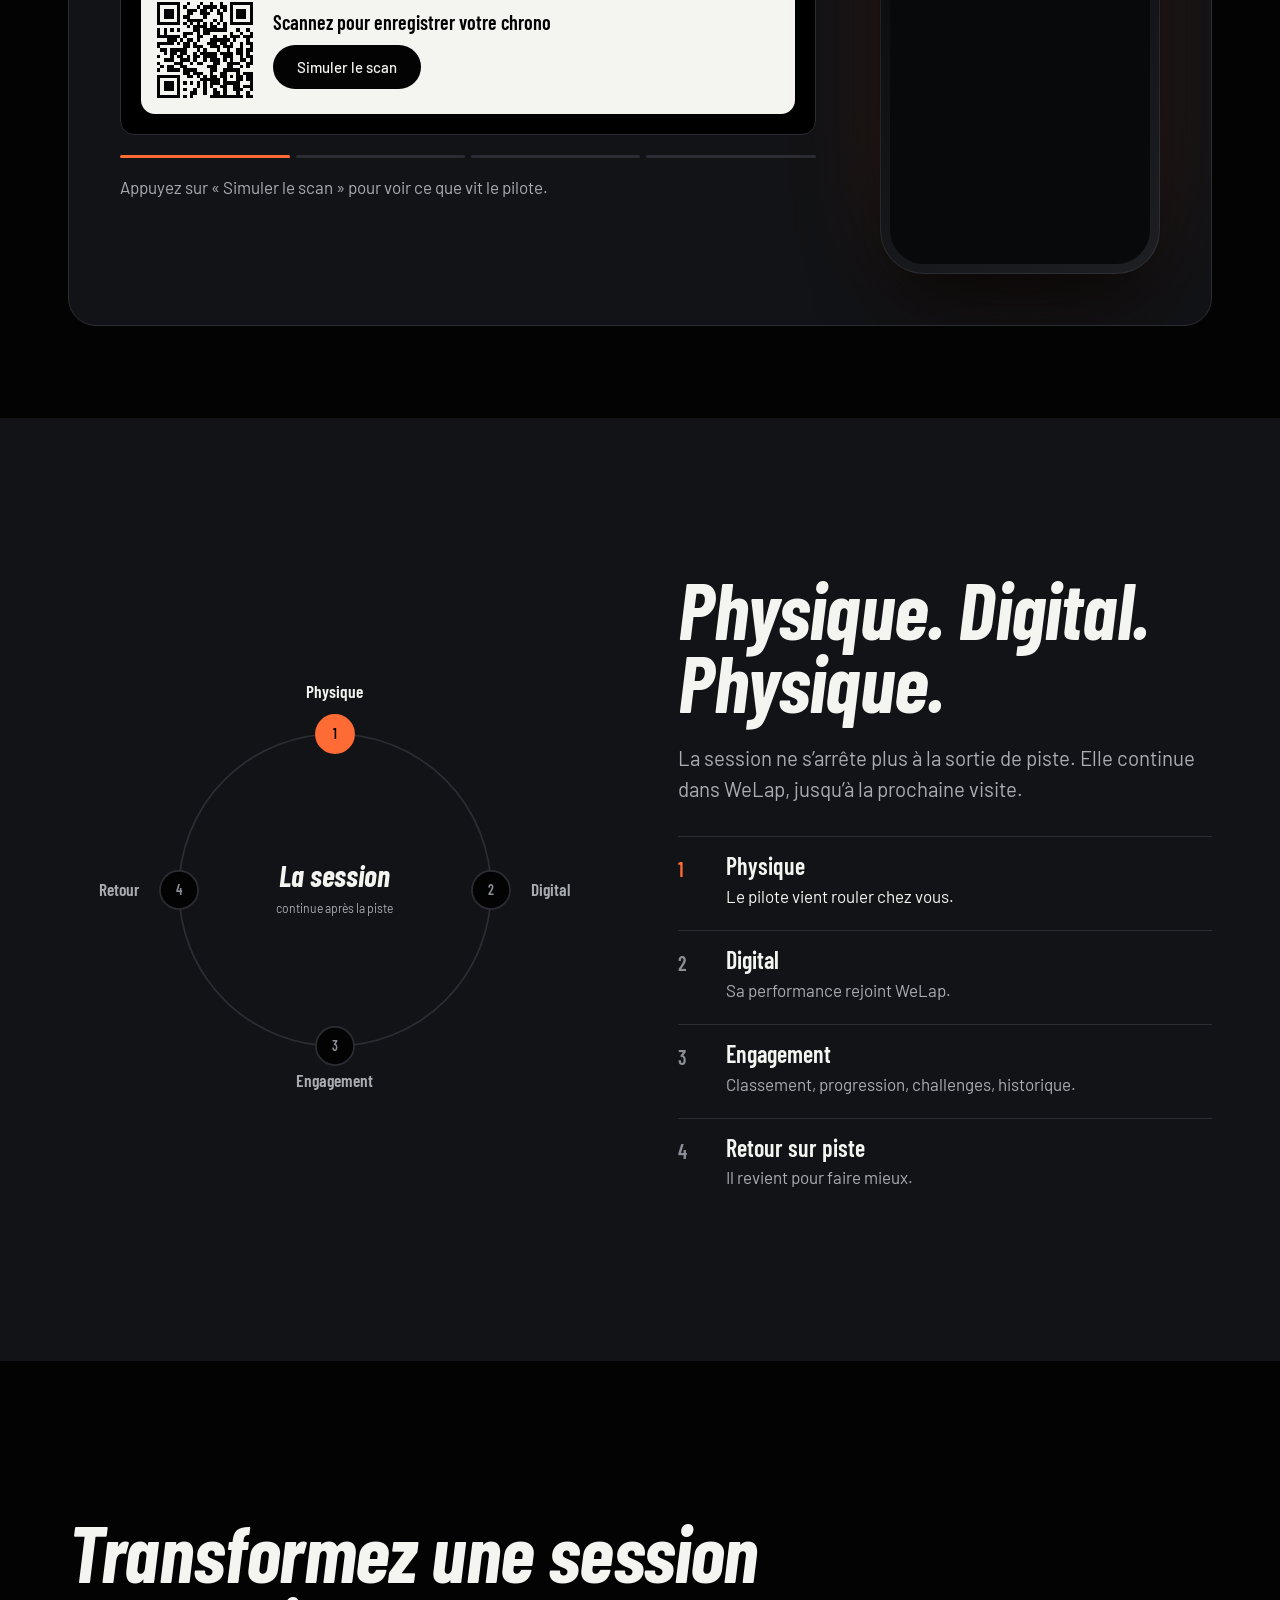
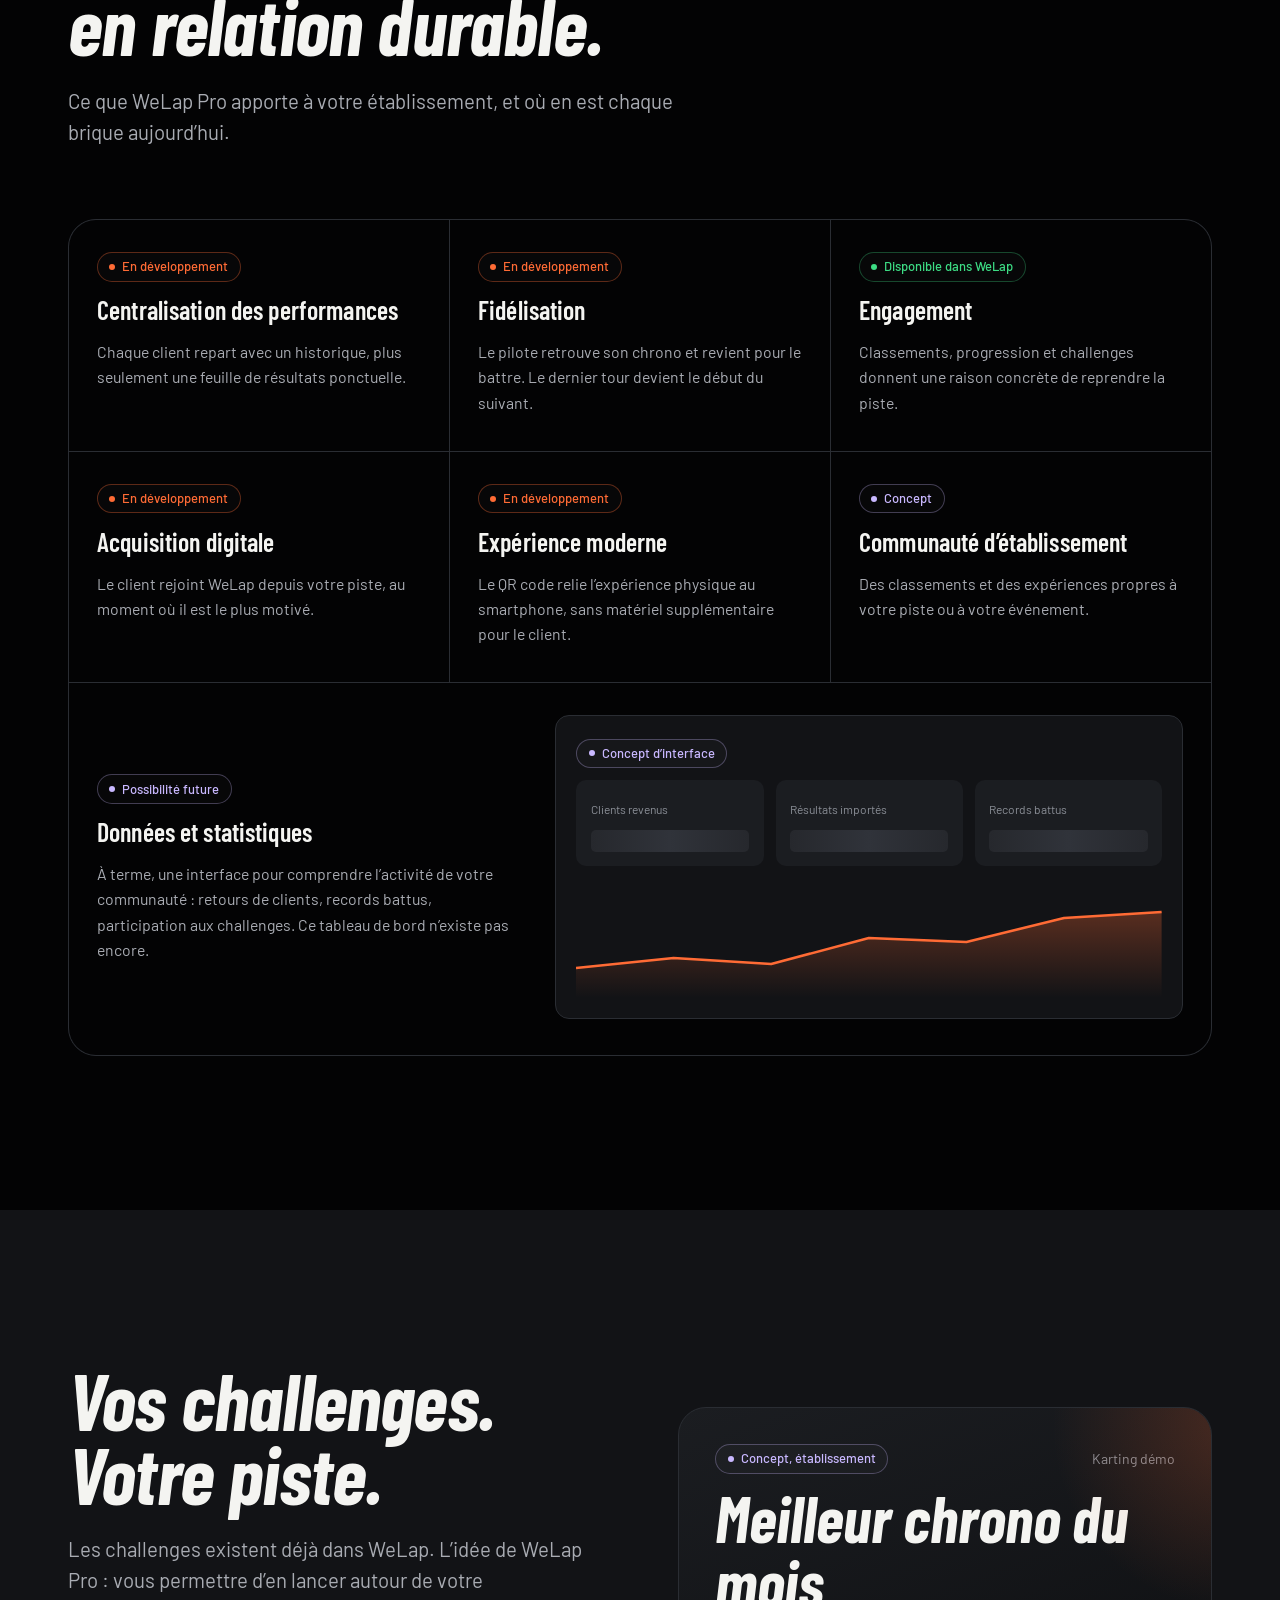
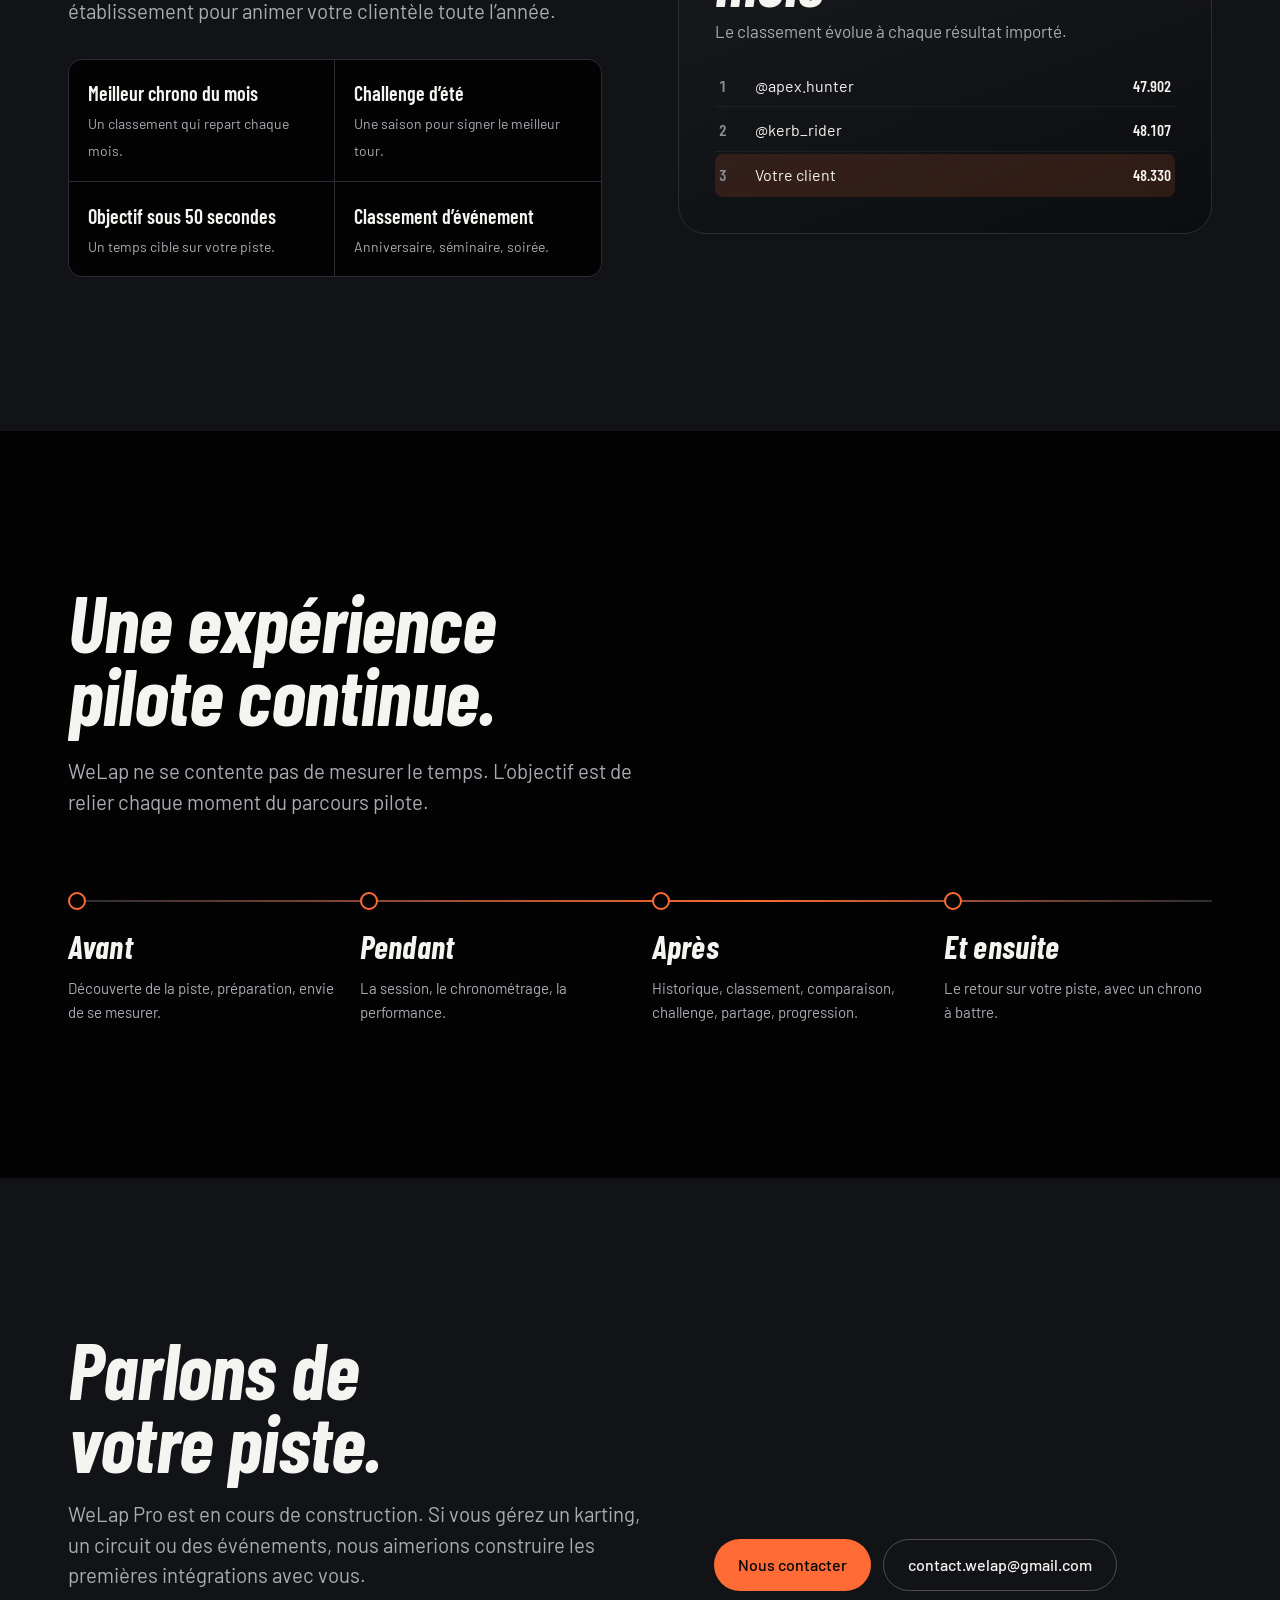
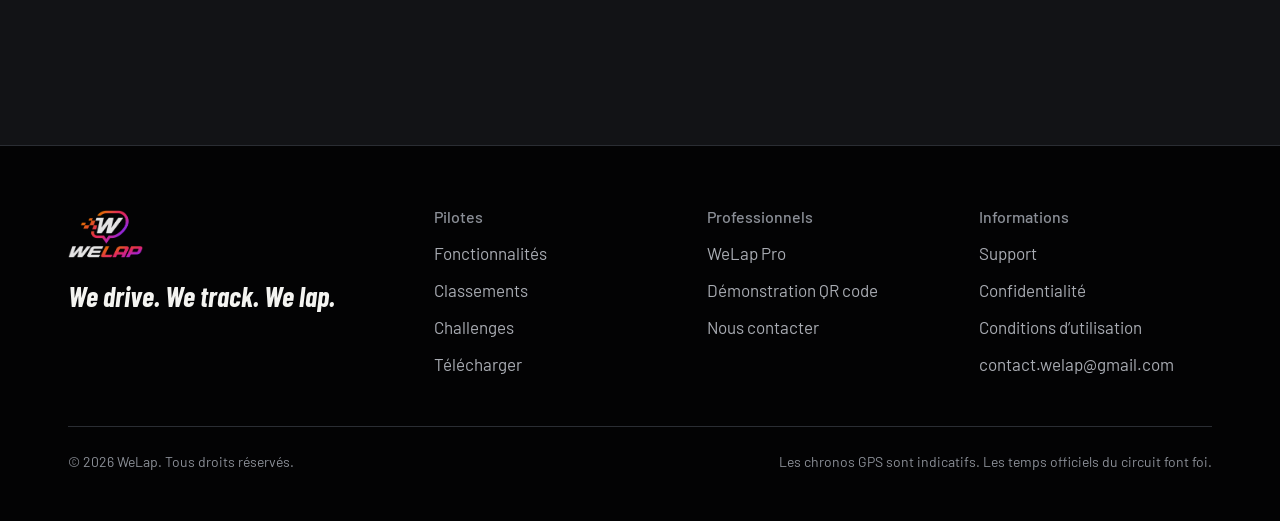
<file: pro/index.html>
<!DOCTYPE html>
<html lang="fr">
<head>
<meta charset="utf-8">
<meta name="viewport" content="width=device-width, initial-scale=1, viewport-fit=cover">
<title>WeLap Pro — Chronos, fidélisation et expérience client pour kartings et circuits</title>
<meta name="description" content="WeLap Pro prolonge l’expérience après la session : un QR code, et le résultat du pilote rejoint son profil WeLap. Centralisez les chronos, fidélisez vos clients. En développement.">
<link rel="canonical" href="https://welap.vercel.app/pro/">
<meta name="theme-color" content="#030304">
<meta name="color-scheme" content="dark">
<meta name="robots" content="index, follow">
<meta property="og:type" content="website">
<meta property="og:site_name" content="WeLap">
<meta property="og:locale" content="fr_FR">
<meta property="og:title" content="WeLap Pro — Chronos, fidélisation et expérience client pour kartings et circuits">
<meta property="og:description" content="WeLap Pro prolonge l’expérience après la session : un QR code, et le résultat du pilote rejoint son profil WeLap. Centralisez les chronos, fidélisez vos clients. En développement.">
<meta property="og:url" content="https://welap.vercel.app/pro/">
<meta property="og:image" content="https://welap.vercel.app/assets/img/og-image.png">
<meta property="og:image:width" content="1200">
<meta property="og:image:height" content="630">
<meta property="og:image:alt" content="WeLap — Chaque tour compte.">
<meta name="twitter:card" content="summary_large_image">
<meta name="twitter:title" content="WeLap Pro — Chronos, fidélisation et expérience client pour kartings et circuits">
<meta name="twitter:description" content="WeLap Pro prolonge l’expérience après la session : un QR code, et le résultat du pilote rejoint son profil WeLap. Centralisez les chronos, fidélisez vos clients. En développement.">
<meta name="twitter:image" content="https://welap.vercel.app/assets/img/og-image.png">
<link rel="icon" href="/favicon.svg" type="image/svg+xml">
<link rel="icon" href="/favicon-32.png" sizes="32x32" type="image/png">
<link rel="apple-touch-icon" href="/apple-touch-icon.png">
<link rel="manifest" href="/site.webmanifest">
<link rel="preload" href="/assets/fonts/BarlowCondensed-BoldItalic.woff2" as="font" type="font/woff2" crossorigin>
<link rel="preload" href="/assets/fonts/Barlow-Regular.woff2" as="font" type="font/woff2" crossorigin>
<link rel="stylesheet" href="/assets/css/site.css">
<script src="/assets/js/site.js" defer></script>
<script type="application/ld+json">{"@context": "https://schema.org", "@type": "Service", "name": "WeLap Pro", "serviceType": "Centralisation des chronos et fidélisation client pour kartings et circuits", "provider": {"@type": "Organization", "name": "WeLap", "url": "https://welap.vercel.app/"}, "areaServed": "FR", "url": "https://welap.vercel.app/pro/", "description": "Un QR code en fin de session permet au pilote de retrouver son résultat dans son profil WeLap : chrono, classement, historique et progression. En développement."}</script>
<script type="application/ld+json">{"@context": "https://schema.org", "@type": "BreadcrumbList", "itemListElement": [{"@type": "ListItem", "position": 1, "name": "Accueil", "item": "https://welap.vercel.app/"}, {"@type": "ListItem", "position": 2, "name": "WeLap Pro", "item": "https://welap.vercel.app/pro/"}]}</script>
<script src="/assets/js/pro.js" defer></script>
</head>
<body>
<a class="skip-link" href="#contenu">Aller au contenu</a>
<header class="nav">
  <div class="wrap nav__inner">
    <a class="logo logo--nav" href="/"><img src="/assets/img/welap-logo.png" alt="WeLap" width="373" height="240" decoding="async" fetchpriority="high"></a>
    <button class="nav__toggle" type="button" aria-expanded="false" aria-controls="menu" aria-label="Ouvrir le menu"><span></span><span></span></button>
    <nav class="nav__menu" id="menu" aria-label="Navigation principale">
      <ul class="nav__links">
        <li><a href="/#fonctionnalites">Fonctionnalités</a></li>
        <li><a href="/#classements">Classements</a></li>
        <li><a href="/#challenges">Challenges</a></li>
        <li><a href="/pro/" aria-current="page">WeLap Pro</a></li>
        <li><a href="/support/">Support</a></li>
      </ul>
      <a class="btn btn--primary nav__cta" href="/#telecharger">Télécharger WeLap</a>
    </nav>
  </div>
</header>
<main id="contenu">

<section class="pro-hero" aria-labelledby="pro-hero-title">
  <svg class="pro-hero__lines" viewBox="0 0 1440 800" preserveAspectRatio="xMidYMid slice" aria-hidden="true">
    <path d="M-40 620 C 300 560, 520 700, 820 560 S 1300 380, 1500 460"/>
    <path class="o" d="M-40 680 C 320 610, 540 760, 860 610 S 1320 420, 1500 520"/>
    <path d="M-40 740 C 340 660, 560 820, 900 660 S 1340 460, 1500 580"/>
  </svg>
  <div class="wrap pro-hero__grid">
   <div>
    <span class="status status--dev">WeLap Pro, en développement</span>
    <h1 id="pro-hero-title">Faites vivre l’expérience après le dernier tour.</h1>
    <p class="lead">Connectez l’expérience physique de votre karting ou de votre circuit à l’écosystème WeLap. Vos clients repartent avec leur chrono, leur classement et une bonne raison de revenir.</p>
    <div class="btn-row"><a class="btn btn--primary" href="#demo">Voir la démonstration</a><a class="btn btn--ghost" href="mailto:contact.welap@gmail.com?subject=WeLap%20Pro%20%E2%80%93%20mon%20%C3%A9tablissement">Nous contacter</a></div>
    <p class="small" style="margin-top:2rem">Pour les kartings, circuits, organisateurs et professionnels de l’auto et de la moto.</p>
   </div>
   <div class="pro-visual" aria-hidden="true">
     <div class="pro-visual__ticket">
       <p class="pro-visual__head">Session terminée</p>
       <p class="pro-visual__row"><span>P2, kart 7</span><b>48.551</b></p>
       <div class="pro-visual__qr"><svg viewBox="0 0 29 29" shape-rendering="crispEdges" aria-hidden="true"><path d="M0 0h1v1h-1zM1 0h1v1h-1zM2 0h1v1h-1zM3 0h1v1h-1zM4 0h1v1h-1zM5 0h1v1h-1zM6 0h1v1h-1zM9 0h1v1h-1zM13 0h1v1h-1zM16 0h1v1h-1zM19 0h1v1h-1zM22 0h1v1h-1zM23 0h1v1h-1zM24 0h1v1h-1zM25 0h1v1h-1zM26 0h1v1h-1zM27 0h1v1h-1zM28 0h1v1h-1zM0 1h1v1h-1zM6 1h1v1h-1zM8 1h1v1h-1zM12 1h1v1h-1zM14 1h1v1h-1zM15 1h1v1h-1zM16 1h1v1h-1zM17 1h1v1h-1zM19 1h1v1h-1zM20 1h1v1h-1zM22 1h1v1h-1zM28 1h1v1h-1zM0 2h1v1h-1zM2 2h1v1h-1zM3 2h1v1h-1zM4 2h1v1h-1zM6 2h1v1h-1zM9 2h1v1h-1zM10 2h1v1h-1zM11 2h1v1h-1zM13 2h1v1h-1zM14 2h1v1h-1zM16 2h1v1h-1zM18 2h1v1h-1zM20 2h1v1h-1zM22 2h1v1h-1zM24 2h1v1h-1zM25 2h1v1h-1zM26 2h1v1h-1zM28 2h1v1h-1zM0 3h1v1h-1zM2 3h1v1h-1zM3 3h1v1h-1zM4 3h1v1h-1zM6 3h1v1h-1zM9 3h1v1h-1zM10 3h1v1h-1zM13 3h1v1h-1zM14 3h1v1h-1zM15 3h1v1h-1zM18 3h1v1h-1zM19 3h1v1h-1zM22 3h1v1h-1zM24 3h1v1h-1zM25 3h1v1h-1zM26 3h1v1h-1zM28 3h1v1h-1zM0 4h1v1h-1zM2 4h1v1h-1zM3 4h1v1h-1zM4 4h1v1h-1zM6 4h1v1h-1zM8 4h1v1h-1zM9 4h1v1h-1zM14 4h1v1h-1zM19 4h1v1h-1zM22 4h1v1h-1zM24 4h1v1h-1zM25 4h1v1h-1zM26 4h1v1h-1zM28 4h1v1h-1zM0 5h1v1h-1zM6 5h1v1h-1zM9 5h1v1h-1zM10 5h1v1h-1zM11 5h1v1h-1zM12 5h1v1h-1zM13 5h1v1h-1zM17 5h1v1h-1zM19 5h1v1h-1zM22 5h1v1h-1zM28 5h1v1h-1zM0 6h1v1h-1zM1 6h1v1h-1zM2 6h1v1h-1zM3 6h1v1h-1zM4 6h1v1h-1zM5 6h1v1h-1zM6 6h1v1h-1zM8 6h1v1h-1zM10 6h1v1h-1zM12 6h1v1h-1zM14 6h1v1h-1zM16 6h1v1h-1zM18 6h1v1h-1zM20 6h1v1h-1zM22 6h1v1h-1zM23 6h1v1h-1zM24 6h1v1h-1zM25 6h1v1h-1zM26 6h1v1h-1zM27 6h1v1h-1zM28 6h1v1h-1zM9 7h1v1h-1zM11 7h1v1h-1zM12 7h1v1h-1zM13 7h1v1h-1zM14 7h1v1h-1zM16 7h1v1h-1zM17 7h1v1h-1zM20 7h1v1h-1zM0 8h1v1h-1zM2 8h1v1h-1zM4 8h1v1h-1zM6 8h1v1h-1zM11 8h1v1h-1zM12 8h1v1h-1zM14 8h1v1h-1zM15 8h1v1h-1zM16 8h1v1h-1zM17 8h1v1h-1zM18 8h1v1h-1zM19 8h1v1h-1zM20 8h1v1h-1zM24 8h1v1h-1zM27 8h1v1h-1zM0 9h1v1h-1zM2 9h1v1h-1zM8 9h1v1h-1zM9 9h1v1h-1zM10 9h1v1h-1zM12 9h1v1h-1zM14 9h1v1h-1zM15 9h1v1h-1zM22 9h1v1h-1zM25 9h1v1h-1zM28 9h1v1h-1zM0 10h1v1h-1zM1 10h1v1h-1zM2 10h1v1h-1zM3 10h1v1h-1zM4 10h1v1h-1zM5 10h1v1h-1zM6 10h1v1h-1zM8 10h1v1h-1zM12 10h1v1h-1zM13 10h1v1h-1zM17 10h1v1h-1zM20 10h1v1h-1zM22 10h1v1h-1zM23 10h1v1h-1zM24 10h1v1h-1zM26 10h1v1h-1zM27 10h1v1h-1zM28 10h1v1h-1zM3 11h1v1h-1zM4 11h1v1h-1zM5 11h1v1h-1zM7 11h1v1h-1zM9 11h1v1h-1zM10 11h1v1h-1zM12 11h1v1h-1zM16 11h1v1h-1zM17 11h1v1h-1zM18 11h1v1h-1zM19 11h1v1h-1zM20 11h1v1h-1zM21 11h1v1h-1zM23 11h1v1h-1zM27 11h1v1h-1zM0 12h1v1h-1zM1 12h1v1h-1zM2 12h1v1h-1zM3 12h1v1h-1zM4 12h1v1h-1zM6 12h1v1h-1zM8 12h1v1h-1zM9 12h1v1h-1zM11 12h1v1h-1zM15 12h1v1h-1zM16 12h1v1h-1zM17 12h1v1h-1zM19 12h1v1h-1zM20 12h1v1h-1zM22 12h1v1h-1zM25 12h1v1h-1zM27 12h1v1h-1zM28 12h1v1h-1zM0 13h1v1h-1zM8 13h1v1h-1zM9 13h1v1h-1zM11 13h1v1h-1zM12 13h1v1h-1zM13 13h1v1h-1zM16 13h1v1h-1zM17 13h1v1h-1zM18 13h1v1h-1zM20 13h1v1h-1zM21 13h1v1h-1zM22 13h1v1h-1zM25 13h1v1h-1zM28 13h1v1h-1zM1 14h1v1h-1zM2 14h1v1h-1zM4 14h1v1h-1zM5 14h1v1h-1zM6 14h1v1h-1zM7 14h1v1h-1zM8 14h1v1h-1zM12 14h1v1h-1zM14 14h1v1h-1zM18 14h1v1h-1zM21 14h1v1h-1zM24 14h1v1h-1zM25 14h1v1h-1zM27 14h1v1h-1zM28 14h1v1h-1zM2 15h1v1h-1zM4 15h1v1h-1zM5 15h1v1h-1zM7 15h1v1h-1zM8 15h1v1h-1zM11 15h1v1h-1zM13 15h1v1h-1zM14 15h1v1h-1zM15 15h1v1h-1zM16 15h1v1h-1zM17 15h1v1h-1zM19 15h1v1h-1zM20 15h1v1h-1zM21 15h1v1h-1zM22 15h1v1h-1zM24 15h1v1h-1zM25 15h1v1h-1zM27 15h1v1h-1zM0 16h1v1h-1zM4 16h1v1h-1zM6 16h1v1h-1zM7 16h1v1h-1zM9 16h1v1h-1zM11 16h1v1h-1zM12 16h1v1h-1zM14 16h1v1h-1zM15 16h1v1h-1zM16 16h1v1h-1zM17 16h1v1h-1zM20 16h1v1h-1zM21 16h1v1h-1zM22 16h1v1h-1zM25 16h1v1h-1zM27 16h1v1h-1zM28 16h1v1h-1zM2 17h1v1h-1zM3 17h1v1h-1zM4 17h1v1h-1zM7 17h1v1h-1zM8 17h1v1h-1zM9 17h1v1h-1zM11 17h1v1h-1zM14 17h1v1h-1zM16 17h1v1h-1zM17 17h1v1h-1zM18 17h1v1h-1zM20 17h1v1h-1zM22 17h1v1h-1zM25 17h1v1h-1zM26 17h1v1h-1zM28 17h1v1h-1zM0 18h1v1h-1zM5 18h1v1h-1zM6 18h1v1h-1zM7 18h1v1h-1zM10 18h1v1h-1zM12 18h1v1h-1zM13 18h1v1h-1zM17 18h1v1h-1zM18 18h1v1h-1zM21 18h1v1h-1zM22 18h1v1h-1zM23 18h1v1h-1zM24 18h1v1h-1zM27 18h1v1h-1zM28 18h1v1h-1zM1 19h1v1h-1zM3 19h1v1h-1zM4 19h1v1h-1zM7 19h1v1h-1zM8 19h1v1h-1zM15 19h1v1h-1zM16 19h1v1h-1zM17 19h1v1h-1zM21 19h1v1h-1zM22 19h1v1h-1zM25 19h1v1h-1zM27 19h1v1h-1zM0 20h1v1h-1zM3 20h1v1h-1zM4 20h1v1h-1zM5 20h1v1h-1zM6 20h1v1h-1zM8 20h1v1h-1zM9 20h1v1h-1zM10 20h1v1h-1zM11 20h1v1h-1zM16 20h1v1h-1zM17 20h1v1h-1zM20 20h1v1h-1zM21 20h1v1h-1zM22 20h1v1h-1zM23 20h1v1h-1zM24 20h1v1h-1zM8 21h1v1h-1zM9 21h1v1h-1zM11 21h1v1h-1zM12 21h1v1h-1zM13 21h1v1h-1zM16 21h1v1h-1zM19 21h1v1h-1zM20 21h1v1h-1zM24 21h1v1h-1zM26 21h1v1h-1zM27 21h1v1h-1zM28 21h1v1h-1zM0 22h1v1h-1zM1 22h1v1h-1zM2 22h1v1h-1zM3 22h1v1h-1zM4 22h1v1h-1zM5 22h1v1h-1zM6 22h1v1h-1zM9 22h1v1h-1zM10 22h1v1h-1zM12 22h1v1h-1zM14 22h1v1h-1zM16 22h1v1h-1zM17 22h1v1h-1zM19 22h1v1h-1zM20 22h1v1h-1zM22 22h1v1h-1zM24 22h1v1h-1zM25 22h1v1h-1zM27 22h1v1h-1zM28 22h1v1h-1zM0 23h1v1h-1zM6 23h1v1h-1zM13 23h1v1h-1zM14 23h1v1h-1zM15 23h1v1h-1zM16 23h1v1h-1zM17 23h1v1h-1zM18 23h1v1h-1zM20 23h1v1h-1zM24 23h1v1h-1zM25 23h1v1h-1zM27 23h1v1h-1zM28 23h1v1h-1zM0 24h1v1h-1zM2 24h1v1h-1zM3 24h1v1h-1zM4 24h1v1h-1zM6 24h1v1h-1zM8 24h1v1h-1zM10 24h1v1h-1zM12 24h1v1h-1zM14 24h1v1h-1zM16 24h1v1h-1zM17 24h1v1h-1zM18 24h1v1h-1zM20 24h1v1h-1zM21 24h1v1h-1zM22 24h1v1h-1zM23 24h1v1h-1zM24 24h1v1h-1zM28 24h1v1h-1zM0 25h1v1h-1zM2 25h1v1h-1zM3 25h1v1h-1zM4 25h1v1h-1zM6 25h1v1h-1zM12 25h1v1h-1zM14 25h1v1h-1zM16 25h1v1h-1zM19 25h1v1h-1zM20 25h1v1h-1zM23 25h1v1h-1zM24 25h1v1h-1zM26 25h1v1h-1zM27 25h1v1h-1zM28 25h1v1h-1zM0 26h1v1h-1zM2 26h1v1h-1zM3 26h1v1h-1zM4 26h1v1h-1zM6 26h1v1h-1zM8 26h1v1h-1zM11 26h1v1h-1zM14 26h1v1h-1zM17 26h1v1h-1zM20 26h1v1h-1zM23 26h1v1h-1zM24 26h1v1h-1zM25 26h1v1h-1zM28 26h1v1h-1zM0 27h1v1h-1zM6 27h1v1h-1zM10 27h1v1h-1zM11 27h1v1h-1zM14 27h1v1h-1zM17 27h1v1h-1zM18 27h1v1h-1zM20 27h1v1h-1zM24 27h1v1h-1zM27 27h1v1h-1zM0 28h1v1h-1zM1 28h1v1h-1zM2 28h1v1h-1zM3 28h1v1h-1zM4 28h1v1h-1zM5 28h1v1h-1zM6 28h1v1h-1zM8 28h1v1h-1zM10 28h1v1h-1zM16 28h1v1h-1zM17 28h1v1h-1zM18 28h1v1h-1zM19 28h1v1h-1zM20 28h1v1h-1zM21 28h1v1h-1zM22 28h1v1h-1zM23 28h1v1h-1zM24 28h1v1h-1zM25 28h1v1h-1zM27 28h1v1h-1zM28 28h1v1h-1z" fill="currentColor"/></svg></div>
     </div>
     <svg class="pro-visual__link" viewBox="0 0 160 120"><path d="M4 100 C 60 100, 90 20, 156 20"/></svg>
     <div class="phone pro-visual__phone"><div class="phone__screen"><div class="screen is-active">
       <div class="record"><span class="record__badge">Nouveau record personnel</span></div>
       <div class="ui-card" style="text-align:center"><p class="ui-label">Karting démo</p><p class="ui-big orange">48.551</p><p class="ui-mid ui-delta--neg" style="margin-top:6px">−0.769</p></div>
       <div class="ui-card ui-row"><span class="ui-label">Classement du mois</span><span class="ui-mid">4e</span></div>
       <div class="ui-card ui-row"><span class="ui-label">Visites</span><span class="ui-mid">3</span></div>
     </div></div></div>
   </div>
  </div>
</section>

<section class="section section--anth" aria-labelledby="problem-title">
  <div class="wrap problem">
    <div>
      <h2 id="problem-title">Aujourd’hui, le chrono s’arrête au comptoir.</h2>
      <p class="lead" style="margin-top:1.5rem">Le client roule, reçoit son résultat, puis repart. Le temps finit oublié dans une poche ou sur un écran qu’il ne reverra pas. Rien ne le relie à sa prochaine visite.</p>
    </div>
    <div>
      <figure class="sheet" data-reveal>
        <h3>Résultats, session 14 h 20</h3>
        <table><tbody>
          <tr><td>P1, kart 3</td><td>48.218</td></tr>
          <tr><td>P2, kart 7</td><td>48.551</td></tr>
          <tr><td>P3, kart 12</td><td>49.004</td></tr>
          <tr><td>P4, kart 5</td><td>49.380</td></tr>
        </tbody></table>
      </figure>
      <p class="sheet__caption">Exemple générique de feuille de résultats.</p>
    </div>
  </div>
</section>

<section class="section" id="fonctionnement" aria-labelledby="how-title">
  <div class="wrap">
    <div class="section-head">
      <h2 id="how-title">Comment fonctionne WeLap Pro</h2>
      <p class="lead">Un QR code à la fin de la session, et cinq étapes simples côté pilote.</p>
    </div>
    <ol class="steps">
      <li><b>1</b><h3>Roule</h3><p>Le client réalise sa session sur votre piste, avec votre chronométrage habituel.</p></li>
      <li><b>2</b><h3>Scanne</h3><p>Un QR code lui est proposé à la fin de la session.</p></li>
      <li><b>3</b><h3>Récupère</h3><p>Son résultat rejoint son profil WeLap : temps, position, date, piste, kart si disponible.</p></li>
      <li><b>4</b><h3>Compare</h3><p>Il retrouve son classement, son historique et sa progression.</p></li>
      <li><b>5</b><h3>Reviens</h3><p>Il a désormais un chrono à battre, chez vous.</p></li>
    </ol>
  </div>
</section>

<section class="section section--tight" id="demo" aria-labelledby="demo-title">
  <div class="wrap">
    <div class="section-head">
      <span class="status status--demo">Démonstration, données fictives</span>
      <h2 id="demo-title" style="margin-top:1rem">Essayez le parcours du pilote.</h2>
    </div>
    <div class="demo" data-demo>
      <div>
        <div class="demo__board">
          <div class="demo__board-head"><b>Session terminée</b><span class="small">Karting démo, 14 h 20</span></div>
          <ol class="demo__rows">
            <li><span class="p">P1</span><span>Kart 3</span><span class="t">48.218</span></li>
            <li class="is-you"><span class="p">P2</span><span>Kart 7, vous</span><span class="t">48.551</span></li>
            <li><span class="p">P3</span><span>Kart 12</span><span class="t">49.004</span></li>
          </ol>
          <div class="demo__scan">
            <svg viewBox="0 0 29 29" shape-rendering="crispEdges" role="img" aria-label="QR code de démonstration"><path d="M0 0h1v1h-1zM1 0h1v1h-1zM2 0h1v1h-1zM3 0h1v1h-1zM4 0h1v1h-1zM5 0h1v1h-1zM6 0h1v1h-1zM9 0h1v1h-1zM13 0h1v1h-1zM16 0h1v1h-1zM19 0h1v1h-1zM22 0h1v1h-1zM23 0h1v1h-1zM24 0h1v1h-1zM25 0h1v1h-1zM26 0h1v1h-1zM27 0h1v1h-1zM28 0h1v1h-1zM0 1h1v1h-1zM6 1h1v1h-1zM8 1h1v1h-1zM12 1h1v1h-1zM14 1h1v1h-1zM15 1h1v1h-1zM16 1h1v1h-1zM17 1h1v1h-1zM19 1h1v1h-1zM20 1h1v1h-1zM22 1h1v1h-1zM28 1h1v1h-1zM0 2h1v1h-1zM2 2h1v1h-1zM3 2h1v1h-1zM4 2h1v1h-1zM6 2h1v1h-1zM9 2h1v1h-1zM10 2h1v1h-1zM11 2h1v1h-1zM13 2h1v1h-1zM14 2h1v1h-1zM16 2h1v1h-1zM18 2h1v1h-1zM20 2h1v1h-1zM22 2h1v1h-1zM24 2h1v1h-1zM25 2h1v1h-1zM26 2h1v1h-1zM28 2h1v1h-1zM0 3h1v1h-1zM2 3h1v1h-1zM3 3h1v1h-1zM4 3h1v1h-1zM6 3h1v1h-1zM9 3h1v1h-1zM10 3h1v1h-1zM13 3h1v1h-1zM14 3h1v1h-1zM15 3h1v1h-1zM18 3h1v1h-1zM19 3h1v1h-1zM22 3h1v1h-1zM24 3h1v1h-1zM25 3h1v1h-1zM26 3h1v1h-1zM28 3h1v1h-1zM0 4h1v1h-1zM2 4h1v1h-1zM3 4h1v1h-1zM4 4h1v1h-1zM6 4h1v1h-1zM8 4h1v1h-1zM9 4h1v1h-1zM14 4h1v1h-1zM19 4h1v1h-1zM22 4h1v1h-1zM24 4h1v1h-1zM25 4h1v1h-1zM26 4h1v1h-1zM28 4h1v1h-1zM0 5h1v1h-1zM6 5h1v1h-1zM9 5h1v1h-1zM10 5h1v1h-1zM11 5h1v1h-1zM12 5h1v1h-1zM13 5h1v1h-1zM17 5h1v1h-1zM19 5h1v1h-1zM22 5h1v1h-1zM28 5h1v1h-1zM0 6h1v1h-1zM1 6h1v1h-1zM2 6h1v1h-1zM3 6h1v1h-1zM4 6h1v1h-1zM5 6h1v1h-1zM6 6h1v1h-1zM8 6h1v1h-1zM10 6h1v1h-1zM12 6h1v1h-1zM14 6h1v1h-1zM16 6h1v1h-1zM18 6h1v1h-1zM20 6h1v1h-1zM22 6h1v1h-1zM23 6h1v1h-1zM24 6h1v1h-1zM25 6h1v1h-1zM26 6h1v1h-1zM27 6h1v1h-1zM28 6h1v1h-1zM9 7h1v1h-1zM11 7h1v1h-1zM12 7h1v1h-1zM13 7h1v1h-1zM14 7h1v1h-1zM16 7h1v1h-1zM17 7h1v1h-1zM20 7h1v1h-1zM0 8h1v1h-1zM2 8h1v1h-1zM4 8h1v1h-1zM6 8h1v1h-1zM11 8h1v1h-1zM12 8h1v1h-1zM14 8h1v1h-1zM15 8h1v1h-1zM16 8h1v1h-1zM17 8h1v1h-1zM18 8h1v1h-1zM19 8h1v1h-1zM20 8h1v1h-1zM24 8h1v1h-1zM27 8h1v1h-1zM0 9h1v1h-1zM2 9h1v1h-1zM8 9h1v1h-1zM9 9h1v1h-1zM10 9h1v1h-1zM12 9h1v1h-1zM14 9h1v1h-1zM15 9h1v1h-1zM22 9h1v1h-1zM25 9h1v1h-1zM28 9h1v1h-1zM0 10h1v1h-1zM1 10h1v1h-1zM2 10h1v1h-1zM3 10h1v1h-1zM4 10h1v1h-1zM5 10h1v1h-1zM6 10h1v1h-1zM8 10h1v1h-1zM12 10h1v1h-1zM13 10h1v1h-1zM17 10h1v1h-1zM20 10h1v1h-1zM22 10h1v1h-1zM23 10h1v1h-1zM24 10h1v1h-1zM26 10h1v1h-1zM27 10h1v1h-1zM28 10h1v1h-1zM3 11h1v1h-1zM4 11h1v1h-1zM5 11h1v1h-1zM7 11h1v1h-1zM9 11h1v1h-1zM10 11h1v1h-1zM12 11h1v1h-1zM16 11h1v1h-1zM17 11h1v1h-1zM18 11h1v1h-1zM19 11h1v1h-1zM20 11h1v1h-1zM21 11h1v1h-1zM23 11h1v1h-1zM27 11h1v1h-1zM0 12h1v1h-1zM1 12h1v1h-1zM2 12h1v1h-1zM3 12h1v1h-1zM4 12h1v1h-1zM6 12h1v1h-1zM8 12h1v1h-1zM9 12h1v1h-1zM11 12h1v1h-1zM15 12h1v1h-1zM16 12h1v1h-1zM17 12h1v1h-1zM19 12h1v1h-1zM20 12h1v1h-1zM22 12h1v1h-1zM25 12h1v1h-1zM27 12h1v1h-1zM28 12h1v1h-1zM0 13h1v1h-1zM8 13h1v1h-1zM9 13h1v1h-1zM11 13h1v1h-1zM12 13h1v1h-1zM13 13h1v1h-1zM16 13h1v1h-1zM17 13h1v1h-1zM18 13h1v1h-1zM20 13h1v1h-1zM21 13h1v1h-1zM22 13h1v1h-1zM25 13h1v1h-1zM28 13h1v1h-1zM1 14h1v1h-1zM2 14h1v1h-1zM4 14h1v1h-1zM5 14h1v1h-1zM6 14h1v1h-1zM7 14h1v1h-1zM8 14h1v1h-1zM12 14h1v1h-1zM14 14h1v1h-1zM18 14h1v1h-1zM21 14h1v1h-1zM24 14h1v1h-1zM25 14h1v1h-1zM27 14h1v1h-1zM28 14h1v1h-1zM2 15h1v1h-1zM4 15h1v1h-1zM5 15h1v1h-1zM7 15h1v1h-1zM8 15h1v1h-1zM11 15h1v1h-1zM13 15h1v1h-1zM14 15h1v1h-1zM15 15h1v1h-1zM16 15h1v1h-1zM17 15h1v1h-1zM19 15h1v1h-1zM20 15h1v1h-1zM21 15h1v1h-1zM22 15h1v1h-1zM24 15h1v1h-1zM25 15h1v1h-1zM27 15h1v1h-1zM0 16h1v1h-1zM4 16h1v1h-1zM6 16h1v1h-1zM7 16h1v1h-1zM9 16h1v1h-1zM11 16h1v1h-1zM12 16h1v1h-1zM14 16h1v1h-1zM15 16h1v1h-1zM16 16h1v1h-1zM17 16h1v1h-1zM20 16h1v1h-1zM21 16h1v1h-1zM22 16h1v1h-1zM25 16h1v1h-1zM27 16h1v1h-1zM28 16h1v1h-1zM2 17h1v1h-1zM3 17h1v1h-1zM4 17h1v1h-1zM7 17h1v1h-1zM8 17h1v1h-1zM9 17h1v1h-1zM11 17h1v1h-1zM14 17h1v1h-1zM16 17h1v1h-1zM17 17h1v1h-1zM18 17h1v1h-1zM20 17h1v1h-1zM22 17h1v1h-1zM25 17h1v1h-1zM26 17h1v1h-1zM28 17h1v1h-1zM0 18h1v1h-1zM5 18h1v1h-1zM6 18h1v1h-1zM7 18h1v1h-1zM10 18h1v1h-1zM12 18h1v1h-1zM13 18h1v1h-1zM17 18h1v1h-1zM18 18h1v1h-1zM21 18h1v1h-1zM22 18h1v1h-1zM23 18h1v1h-1zM24 18h1v1h-1zM27 18h1v1h-1zM28 18h1v1h-1zM1 19h1v1h-1zM3 19h1v1h-1zM4 19h1v1h-1zM7 19h1v1h-1zM8 19h1v1h-1zM15 19h1v1h-1zM16 19h1v1h-1zM17 19h1v1h-1zM21 19h1v1h-1zM22 19h1v1h-1zM25 19h1v1h-1zM27 19h1v1h-1zM0 20h1v1h-1zM3 20h1v1h-1zM4 20h1v1h-1zM5 20h1v1h-1zM6 20h1v1h-1zM8 20h1v1h-1zM9 20h1v1h-1zM10 20h1v1h-1zM11 20h1v1h-1zM16 20h1v1h-1zM17 20h1v1h-1zM20 20h1v1h-1zM21 20h1v1h-1zM22 20h1v1h-1zM23 20h1v1h-1zM24 20h1v1h-1zM8 21h1v1h-1zM9 21h1v1h-1zM11 21h1v1h-1zM12 21h1v1h-1zM13 21h1v1h-1zM16 21h1v1h-1zM19 21h1v1h-1zM20 21h1v1h-1zM24 21h1v1h-1zM26 21h1v1h-1zM27 21h1v1h-1zM28 21h1v1h-1zM0 22h1v1h-1zM1 22h1v1h-1zM2 22h1v1h-1zM3 22h1v1h-1zM4 22h1v1h-1zM5 22h1v1h-1zM6 22h1v1h-1zM9 22h1v1h-1zM10 22h1v1h-1zM12 22h1v1h-1zM14 22h1v1h-1zM16 22h1v1h-1zM17 22h1v1h-1zM19 22h1v1h-1zM20 22h1v1h-1zM22 22h1v1h-1zM24 22h1v1h-1zM25 22h1v1h-1zM27 22h1v1h-1zM28 22h1v1h-1zM0 23h1v1h-1zM6 23h1v1h-1zM13 23h1v1h-1zM14 23h1v1h-1zM15 23h1v1h-1zM16 23h1v1h-1zM17 23h1v1h-1zM18 23h1v1h-1zM20 23h1v1h-1zM24 23h1v1h-1zM25 23h1v1h-1zM27 23h1v1h-1zM28 23h1v1h-1zM0 24h1v1h-1zM2 24h1v1h-1zM3 24h1v1h-1zM4 24h1v1h-1zM6 24h1v1h-1zM8 24h1v1h-1zM10 24h1v1h-1zM12 24h1v1h-1zM14 24h1v1h-1zM16 24h1v1h-1zM17 24h1v1h-1zM18 24h1v1h-1zM20 24h1v1h-1zM21 24h1v1h-1zM22 24h1v1h-1zM23 24h1v1h-1zM24 24h1v1h-1zM28 24h1v1h-1zM0 25h1v1h-1zM2 25h1v1h-1zM3 25h1v1h-1zM4 25h1v1h-1zM6 25h1v1h-1zM12 25h1v1h-1zM14 25h1v1h-1zM16 25h1v1h-1zM19 25h1v1h-1zM20 25h1v1h-1zM23 25h1v1h-1zM24 25h1v1h-1zM26 25h1v1h-1zM27 25h1v1h-1zM28 25h1v1h-1zM0 26h1v1h-1zM2 26h1v1h-1zM3 26h1v1h-1zM4 26h1v1h-1zM6 26h1v1h-1zM8 26h1v1h-1zM11 26h1v1h-1zM14 26h1v1h-1zM17 26h1v1h-1zM20 26h1v1h-1zM23 26h1v1h-1zM24 26h1v1h-1zM25 26h1v1h-1zM28 26h1v1h-1zM0 27h1v1h-1zM6 27h1v1h-1zM10 27h1v1h-1zM11 27h1v1h-1zM14 27h1v1h-1zM17 27h1v1h-1zM18 27h1v1h-1zM20 27h1v1h-1zM24 27h1v1h-1zM27 27h1v1h-1zM0 28h1v1h-1zM1 28h1v1h-1zM2 28h1v1h-1zM3 28h1v1h-1zM4 28h1v1h-1zM5 28h1v1h-1zM6 28h1v1h-1zM8 28h1v1h-1zM10 28h1v1h-1zM16 28h1v1h-1zM17 28h1v1h-1zM18 28h1v1h-1zM19 28h1v1h-1zM20 28h1v1h-1zM21 28h1v1h-1zM22 28h1v1h-1zM23 28h1v1h-1zM24 28h1v1h-1zM25 28h1v1h-1zM27 28h1v1h-1zM28 28h1v1h-1z" fill="currentColor"/></svg>
            <div><p>Scannez pour enregistrer votre chrono</p><button type="button" class="btn" data-demo-start>Simuler le scan</button></div>
          </div>
        </div>
        <div class="demo__progress" aria-hidden="true"><i class="on"></i><i></i><i></i><i></i></div>
        <p class="muted" style="margin-top:1rem" data-demo-caption aria-live="polite">Appuyez sur « Simuler le scan » pour voir ce que vit le pilote.</p>
        <div class="demo__controls"><button type="button" class="btn btn--ghost" data-demo-replay hidden>Rejouer</button></div>
      </div>
      <div class="demo__phone"><div class="phone"><div class="phone__screen">
  <div class="screen screen--scan is-active" data-demo-screen="0">
    <div><p class="screen__title">Scanner</p><p class="screen__sub">Visez le QR code de fin de session</p></div>
    <div class="scan-frame"><svg viewBox="0 0 29 29" shape-rendering="crispEdges" aria-hidden="true"><path d="M0 0h1v1h-1zM1 0h1v1h-1zM2 0h1v1h-1zM3 0h1v1h-1zM4 0h1v1h-1zM5 0h1v1h-1zM6 0h1v1h-1zM9 0h1v1h-1zM13 0h1v1h-1zM16 0h1v1h-1zM19 0h1v1h-1zM22 0h1v1h-1zM23 0h1v1h-1zM24 0h1v1h-1zM25 0h1v1h-1zM26 0h1v1h-1zM27 0h1v1h-1zM28 0h1v1h-1zM0 1h1v1h-1zM6 1h1v1h-1zM8 1h1v1h-1zM12 1h1v1h-1zM14 1h1v1h-1zM15 1h1v1h-1zM16 1h1v1h-1zM17 1h1v1h-1zM19 1h1v1h-1zM20 1h1v1h-1zM22 1h1v1h-1zM28 1h1v1h-1zM0 2h1v1h-1zM2 2h1v1h-1zM3 2h1v1h-1zM4 2h1v1h-1zM6 2h1v1h-1zM9 2h1v1h-1zM10 2h1v1h-1zM11 2h1v1h-1zM13 2h1v1h-1zM14 2h1v1h-1zM16 2h1v1h-1zM18 2h1v1h-1zM20 2h1v1h-1zM22 2h1v1h-1zM24 2h1v1h-1zM25 2h1v1h-1zM26 2h1v1h-1zM28 2h1v1h-1zM0 3h1v1h-1zM2 3h1v1h-1zM3 3h1v1h-1zM4 3h1v1h-1zM6 3h1v1h-1zM9 3h1v1h-1zM10 3h1v1h-1zM13 3h1v1h-1zM14 3h1v1h-1zM15 3h1v1h-1zM18 3h1v1h-1zM19 3h1v1h-1zM22 3h1v1h-1zM24 3h1v1h-1zM25 3h1v1h-1zM26 3h1v1h-1zM28 3h1v1h-1zM0 4h1v1h-1zM2 4h1v1h-1zM3 4h1v1h-1zM4 4h1v1h-1zM6 4h1v1h-1zM8 4h1v1h-1zM9 4h1v1h-1zM14 4h1v1h-1zM19 4h1v1h-1zM22 4h1v1h-1zM24 4h1v1h-1zM25 4h1v1h-1zM26 4h1v1h-1zM28 4h1v1h-1zM0 5h1v1h-1zM6 5h1v1h-1zM9 5h1v1h-1zM10 5h1v1h-1zM11 5h1v1h-1zM12 5h1v1h-1zM13 5h1v1h-1zM17 5h1v1h-1zM19 5h1v1h-1zM22 5h1v1h-1zM28 5h1v1h-1zM0 6h1v1h-1zM1 6h1v1h-1zM2 6h1v1h-1zM3 6h1v1h-1zM4 6h1v1h-1zM5 6h1v1h-1zM6 6h1v1h-1zM8 6h1v1h-1zM10 6h1v1h-1zM12 6h1v1h-1zM14 6h1v1h-1zM16 6h1v1h-1zM18 6h1v1h-1zM20 6h1v1h-1zM22 6h1v1h-1zM23 6h1v1h-1zM24 6h1v1h-1zM25 6h1v1h-1zM26 6h1v1h-1zM27 6h1v1h-1zM28 6h1v1h-1zM9 7h1v1h-1zM11 7h1v1h-1zM12 7h1v1h-1zM13 7h1v1h-1zM14 7h1v1h-1zM16 7h1v1h-1zM17 7h1v1h-1zM20 7h1v1h-1zM0 8h1v1h-1zM2 8h1v1h-1zM4 8h1v1h-1zM6 8h1v1h-1zM11 8h1v1h-1zM12 8h1v1h-1zM14 8h1v1h-1zM15 8h1v1h-1zM16 8h1v1h-1zM17 8h1v1h-1zM18 8h1v1h-1zM19 8h1v1h-1zM20 8h1v1h-1zM24 8h1v1h-1zM27 8h1v1h-1zM0 9h1v1h-1zM2 9h1v1h-1zM8 9h1v1h-1zM9 9h1v1h-1zM10 9h1v1h-1zM12 9h1v1h-1zM14 9h1v1h-1zM15 9h1v1h-1zM22 9h1v1h-1zM25 9h1v1h-1zM28 9h1v1h-1zM0 10h1v1h-1zM1 10h1v1h-1zM2 10h1v1h-1zM3 10h1v1h-1zM4 10h1v1h-1zM5 10h1v1h-1zM6 10h1v1h-1zM8 10h1v1h-1zM12 10h1v1h-1zM13 10h1v1h-1zM17 10h1v1h-1zM20 10h1v1h-1zM22 10h1v1h-1zM23 10h1v1h-1zM24 10h1v1h-1zM26 10h1v1h-1zM27 10h1v1h-1zM28 10h1v1h-1zM3 11h1v1h-1zM4 11h1v1h-1zM5 11h1v1h-1zM7 11h1v1h-1zM9 11h1v1h-1zM10 11h1v1h-1zM12 11h1v1h-1zM16 11h1v1h-1zM17 11h1v1h-1zM18 11h1v1h-1zM19 11h1v1h-1zM20 11h1v1h-1zM21 11h1v1h-1zM23 11h1v1h-1zM27 11h1v1h-1zM0 12h1v1h-1zM1 12h1v1h-1zM2 12h1v1h-1zM3 12h1v1h-1zM4 12h1v1h-1zM6 12h1v1h-1zM8 12h1v1h-1zM9 12h1v1h-1zM11 12h1v1h-1zM15 12h1v1h-1zM16 12h1v1h-1zM17 12h1v1h-1zM19 12h1v1h-1zM20 12h1v1h-1zM22 12h1v1h-1zM25 12h1v1h-1zM27 12h1v1h-1zM28 12h1v1h-1zM0 13h1v1h-1zM8 13h1v1h-1zM9 13h1v1h-1zM11 13h1v1h-1zM12 13h1v1h-1zM13 13h1v1h-1zM16 13h1v1h-1zM17 13h1v1h-1zM18 13h1v1h-1zM20 13h1v1h-1zM21 13h1v1h-1zM22 13h1v1h-1zM25 13h1v1h-1zM28 13h1v1h-1zM1 14h1v1h-1zM2 14h1v1h-1zM4 14h1v1h-1zM5 14h1v1h-1zM6 14h1v1h-1zM7 14h1v1h-1zM8 14h1v1h-1zM12 14h1v1h-1zM14 14h1v1h-1zM18 14h1v1h-1zM21 14h1v1h-1zM24 14h1v1h-1zM25 14h1v1h-1zM27 14h1v1h-1zM28 14h1v1h-1zM2 15h1v1h-1zM4 15h1v1h-1zM5 15h1v1h-1zM7 15h1v1h-1zM8 15h1v1h-1zM11 15h1v1h-1zM13 15h1v1h-1zM14 15h1v1h-1zM15 15h1v1h-1zM16 15h1v1h-1zM17 15h1v1h-1zM19 15h1v1h-1zM20 15h1v1h-1zM21 15h1v1h-1zM22 15h1v1h-1zM24 15h1v1h-1zM25 15h1v1h-1zM27 15h1v1h-1zM0 16h1v1h-1zM4 16h1v1h-1zM6 16h1v1h-1zM7 16h1v1h-1zM9 16h1v1h-1zM11 16h1v1h-1zM12 16h1v1h-1zM14 16h1v1h-1zM15 16h1v1h-1zM16 16h1v1h-1zM17 16h1v1h-1zM20 16h1v1h-1zM21 16h1v1h-1zM22 16h1v1h-1zM25 16h1v1h-1zM27 16h1v1h-1zM28 16h1v1h-1zM2 17h1v1h-1zM3 17h1v1h-1zM4 17h1v1h-1zM7 17h1v1h-1zM8 17h1v1h-1zM9 17h1v1h-1zM11 17h1v1h-1zM14 17h1v1h-1zM16 17h1v1h-1zM17 17h1v1h-1zM18 17h1v1h-1zM20 17h1v1h-1zM22 17h1v1h-1zM25 17h1v1h-1zM26 17h1v1h-1zM28 17h1v1h-1zM0 18h1v1h-1zM5 18h1v1h-1zM6 18h1v1h-1zM7 18h1v1h-1zM10 18h1v1h-1zM12 18h1v1h-1zM13 18h1v1h-1zM17 18h1v1h-1zM18 18h1v1h-1zM21 18h1v1h-1zM22 18h1v1h-1zM23 18h1v1h-1zM24 18h1v1h-1zM27 18h1v1h-1zM28 18h1v1h-1zM1 19h1v1h-1zM3 19h1v1h-1zM4 19h1v1h-1zM7 19h1v1h-1zM8 19h1v1h-1zM15 19h1v1h-1zM16 19h1v1h-1zM17 19h1v1h-1zM21 19h1v1h-1zM22 19h1v1h-1zM25 19h1v1h-1zM27 19h1v1h-1zM0 20h1v1h-1zM3 20h1v1h-1zM4 20h1v1h-1zM5 20h1v1h-1zM6 20h1v1h-1zM8 20h1v1h-1zM9 20h1v1h-1zM10 20h1v1h-1zM11 20h1v1h-1zM16 20h1v1h-1zM17 20h1v1h-1zM20 20h1v1h-1zM21 20h1v1h-1zM22 20h1v1h-1zM23 20h1v1h-1zM24 20h1v1h-1zM8 21h1v1h-1zM9 21h1v1h-1zM11 21h1v1h-1zM12 21h1v1h-1zM13 21h1v1h-1zM16 21h1v1h-1zM19 21h1v1h-1zM20 21h1v1h-1zM24 21h1v1h-1zM26 21h1v1h-1zM27 21h1v1h-1zM28 21h1v1h-1zM0 22h1v1h-1zM1 22h1v1h-1zM2 22h1v1h-1zM3 22h1v1h-1zM4 22h1v1h-1zM5 22h1v1h-1zM6 22h1v1h-1zM9 22h1v1h-1zM10 22h1v1h-1zM12 22h1v1h-1zM14 22h1v1h-1zM16 22h1v1h-1zM17 22h1v1h-1zM19 22h1v1h-1zM20 22h1v1h-1zM22 22h1v1h-1zM24 22h1v1h-1zM25 22h1v1h-1zM27 22h1v1h-1zM28 22h1v1h-1zM0 23h1v1h-1zM6 23h1v1h-1zM13 23h1v1h-1zM14 23h1v1h-1zM15 23h1v1h-1zM16 23h1v1h-1zM17 23h1v1h-1zM18 23h1v1h-1zM20 23h1v1h-1zM24 23h1v1h-1zM25 23h1v1h-1zM27 23h1v1h-1zM28 23h1v1h-1zM0 24h1v1h-1zM2 24h1v1h-1zM3 24h1v1h-1zM4 24h1v1h-1zM6 24h1v1h-1zM8 24h1v1h-1zM10 24h1v1h-1zM12 24h1v1h-1zM14 24h1v1h-1zM16 24h1v1h-1zM17 24h1v1h-1zM18 24h1v1h-1zM20 24h1v1h-1zM21 24h1v1h-1zM22 24h1v1h-1zM23 24h1v1h-1zM24 24h1v1h-1zM28 24h1v1h-1zM0 25h1v1h-1zM2 25h1v1h-1zM3 25h1v1h-1zM4 25h1v1h-1zM6 25h1v1h-1zM12 25h1v1h-1zM14 25h1v1h-1zM16 25h1v1h-1zM19 25h1v1h-1zM20 25h1v1h-1zM23 25h1v1h-1zM24 25h1v1h-1zM26 25h1v1h-1zM27 25h1v1h-1zM28 25h1v1h-1zM0 26h1v1h-1zM2 26h1v1h-1zM3 26h1v1h-1zM4 26h1v1h-1zM6 26h1v1h-1zM8 26h1v1h-1zM11 26h1v1h-1zM14 26h1v1h-1zM17 26h1v1h-1zM20 26h1v1h-1zM23 26h1v1h-1zM24 26h1v1h-1zM25 26h1v1h-1zM28 26h1v1h-1zM0 27h1v1h-1zM6 27h1v1h-1zM10 27h1v1h-1zM11 27h1v1h-1zM14 27h1v1h-1zM17 27h1v1h-1zM18 27h1v1h-1zM20 27h1v1h-1zM24 27h1v1h-1zM27 27h1v1h-1zM0 28h1v1h-1zM1 28h1v1h-1zM2 28h1v1h-1zM3 28h1v1h-1zM4 28h1v1h-1zM5 28h1v1h-1zM6 28h1v1h-1zM8 28h1v1h-1zM10 28h1v1h-1zM16 28h1v1h-1zM17 28h1v1h-1zM18 28h1v1h-1zM19 28h1v1h-1zM20 28h1v1h-1zM21 28h1v1h-1zM22 28h1v1h-1zM23 28h1v1h-1zM24 28h1v1h-1zM25 28h1v1h-1zM27 28h1v1h-1zM28 28h1v1h-1z" fill="#f4f4f1"/></svg></div>
  </div>
  <div class="screen" data-demo-screen="1">
    <div><p class="screen__title">Résultat trouvé</p><p class="screen__sub">Karting démo, aujourd’hui</p></div>
    <div class="ui-card"><p class="ui-label">Votre meilleur tour</p><p class="ui-big">48.551</p></div>
    <div class="ui-card"><ul class="ui-list">
      <li><span class="pos">P</span><span>Position</span><span class="t">2e / 8</span></li>
      <li><span class="pos">K</span><span>Kart</span><span class="t">n° 7</span></li>
      <li><span class="pos">S</span><span>Session</span><span class="t">14 tours</span></li>
    </ul></div>
    <div class="ui-card ui-row" style="border:1px solid rgba(61,220,132,.35)"><span>Ajouté à votre profil</span><span class="ui-delta--neg">✓</span></div>
  </div>
  <div class="screen" data-demo-screen="2">
    <div class="record"><span class="record__badge">Nouveau record personnel</span></div>
    <div class="ui-card" style="text-align:center"><p class="ui-label">Karting démo</p><p class="ui-big orange">48.551</p><p class="ui-mid ui-delta--neg" style="margin-top:6px">−0.769</p></div>
    <div class="ui-card"><div class="ui-row"><span class="ui-label">Votre progression</span><span class="ui-label">3 visites</span></div><svg viewBox="0 0 200 60" style="width:100%;height:60px" aria-hidden="true"><polyline points="0,14 50,22 100,30 150,40 200,52" fill="none" stroke="#ff6b35" stroke-width="3" stroke-linejoin="round"/><circle cx="200" cy="52" r="5" fill="#ff6b35"/></svg>
    <div class="ui-row"><span class="screen__sub">49.320</span><span class="screen__sub">49.004</span><span class="screen__sub orange">48.551</span></div></div>
  </div>
  <div class="screen" data-demo-screen="3">
    <div><p class="screen__title">Classement</p><p class="screen__sub">Karting démo, ce mois-ci</p></div>
    <ul class="ui-list">
      <li><span class="pos">1</span><span>@apex.hunter</span><span class="t">47.902</span></li>
      <li><span class="pos">2</span><span>@kerb_rider</span><span class="t">48.107</span></li>
      <li><span class="pos">3</span><span>@slipangle</span><span class="t">48.330</span></li>
      <li class="is-me"><span class="pos">4</span><span>Vous</span><span class="t">48.551</span></li>
      <li><span class="pos">5</span><span>@flat_out</span><span class="t">48.690</span></li>
    </ul>
    <div class="ui-card"><p class="ui-label">Prochain objectif</p><p class="ui-mid">Podium : −0.222</p><div class="ui-bar" style="margin-top:8px"><i style="width:78%"></i></div></div>
  </div>
</div></div></div>
    </div>
  </div>
</section>

<section class="section section--anth" aria-labelledby="loop-pro-title">
  <div class="wrap loop" data-loop>
    <div><svg class="loop__svg" viewBox="-40 -10 600 540" role="img" aria-label="Boucle : physique, digital, engagement, retour sur piste">
<circle class="loop__ring" cx="260" cy="260" r="180"/>
<path class="loop__progress" d="M 260 80 A 180 180 0 1 1 259.99 80"/>
<g class="loop__node"><circle cx="260.0" cy="80.0" r="22"/><text class="n" x="260.0" y="86.0" text-anchor="middle">1</text><text x="260.0" y="38.0" text-anchor="middle">Physique</text></g>
<g class="loop__node"><circle cx="440.0" cy="260.0" r="22"/><text class="n" x="440.0" y="266.0" text-anchor="middle">2</text><text x="486.0" y="267.0" text-anchor="start">Digital</text></g>
<g class="loop__node"><circle cx="260.0" cy="440.0" r="22"/><text class="n" x="260.0" y="446.0" text-anchor="middle">3</text><text x="260.0" y="487.0" text-anchor="middle">Engagement</text></g>
<g class="loop__node"><circle cx="80.0" cy="260.0" r="22"/><text class="n" x="80.0" y="266.0" text-anchor="middle">4</text><text x="34.0" y="267.0" text-anchor="end">Retour</text></g>
<text class="loop__center-title" x="260" y="256" text-anchor="middle">La session</text>
<text class="loop__center-sub" x="260" y="286" text-anchor="middle">continue après la piste</text>
</svg></div>
    <div>
      <h2 id="loop-pro-title">Physique. Digital. Physique.</h2>
      <p class="lead" style="margin:1.5rem 0 2rem">La session ne s’arrête plus à la sortie de piste. Elle continue dans WeLap, jusqu’à la prochaine visite.</p>
      <ol class="loop__list">
        <li><b>Physique</b>Le pilote vient rouler chez vous.</li>
        <li><b>Digital</b>Sa performance rejoint WeLap.</li>
        <li><b>Engagement</b>Classement, progression, challenges, historique.</li>
        <li><b>Retour sur piste</b>Il revient pour faire mieux.</li>
      </ol>
    </div>
  </div>
</section>

<section class="section" aria-labelledby="values-title">
  <div class="wrap">
    <div class="section-head">
      <h2 id="values-title">Transformez une session en relation durable.</h2>
      <p class="lead">Ce que WeLap Pro apporte à votre établissement, et où en est chaque brique aujourd’hui.</p>
    </div>
    <div class="values">
      <article><span class="status status--dev">En développement</span><h3>Centralisation des performances</h3><p>Chaque client repart avec un historique, plus seulement une feuille de résultats ponctuelle.</p></article><article><span class="status status--dev">En développement</span><h3>Fidélisation</h3><p>Le pilote retrouve son chrono et revient pour le battre. Le dernier tour devient le début du suivant.</p></article><article><span class="status status--live">Disponible dans WeLap</span><h3>Engagement</h3><p>Classements, progression et challenges donnent une raison concrète de reprendre la piste.</p></article><article><span class="status status--dev">En développement</span><h3>Acquisition digitale</h3><p>Le client rejoint WeLap depuis votre piste, au moment où il est le plus motivé.</p></article><article><span class="status status--dev">En développement</span><h3>Expérience moderne</h3><p>Le QR code relie l’expérience physique au smartphone, sans matériel supplémentaire pour le client.</p></article><article><span class="status status--concept">Concept</span><h3>Communauté d’établissement</h3><p>Des classements et des expériences propres à votre piste ou à votre événement.</p></article>
      <article class="wide">
        <div>
          <span class="status status--concept">Possibilité future</span>
          <h3 style="margin:.9rem 0">Données et statistiques</h3>
          <p>À terme, une interface pour comprendre l’activité de votre communauté : retours de clients, records battus, participation aux challenges. Ce tableau de bord n’existe pas encore.</p>
        </div>
        <div class="dash" role="img" aria-label="Concept d’interface de tableau de bord, sans données réelles">
          <div class="dash__label"><span class="status status--concept">Concept d’interface</span></div>
          <div class="dash__tile"><span>Clients revenus</span><div class="skel"></div></div>
          <div class="dash__tile"><span>Résultats importés</span><div class="skel"></div></div>
          <div class="dash__tile"><span>Records battus</span><div class="skel"></div></div>
          <svg class="dash__chart" viewBox="0 0 600 120" preserveAspectRatio="none" aria-hidden="true">
            <defs><linearGradient id="dashGrad" x1="0" y1="0" x2="0" y2="1"><stop offset="0" stop-color="#ff6b35" stop-opacity=".3"/><stop offset="1" stop-color="#ff6b35" stop-opacity="0"/></linearGradient></defs>
            <polygon class="area" points="0,90 100,80 200,86 300,60 400,64 500,40 600,34 600,120 0,120"/>
            <polyline points="0,90 100,80 200,86 300,60 400,64 500,40 600,34"/>
          </svg>
        </div>
      </article>
    </div>
  </div>
</section>

<section class="section section--anth" aria-labelledby="chal-pro-title">
  <div class="wrap challenge">
    <div>
      <h2 id="chal-pro-title">Vos challenges. Votre piste.</h2>
      <p class="lead" style="margin-top:1.5rem">Les challenges existent déjà dans WeLap. L’idée de WeLap Pro : vous permettre d’en lancer autour de votre établissement pour animer votre clientèle toute l’année.</p>
      <div class="challenge__ideas">
        <div><b>Meilleur chrono du mois</b><span>Un classement qui repart chaque mois.</span></div>
        <div><b>Challenge d’été</b><span>Une saison pour signer le meilleur tour.</span></div>
        <div><b>Objectif sous 50 secondes</b><span>Un temps cible sur votre piste.</span></div>
        <div><b>Classement d’événement</b><span>Anniversaire, séminaire, soirée.</span></div>
      </div>
    </div>
    <div class="challenge__card">
      <div class="ui-row"><span class="status status--concept">Concept, établissement</span><span class="small">Karting démo</span></div>
      <p class="challenge__goal">Meilleur chrono du mois</p>
      <p class="muted" style="margin-bottom:1.25rem">Le classement évolue à chaque résultat importé.</p>
      <ul class="ui-list" style="font-size:1rem">
        <li><span class="pos">1</span><span>@apex.hunter</span><span class="t">47.902</span></li>
        <li><span class="pos">2</span><span>@kerb_rider</span><span class="t">48.107</span></li>
        <li class="is-me"><span class="pos">3</span><span>Votre client</span><span class="t">48.330</span></li>
      </ul>
    </div>
  </div>
</section>

<section class="section" aria-labelledby="journey-title">
  <div class="wrap">
    <div class="section-head">
      <h2 id="journey-title">Une expérience pilote continue.</h2>
      <p class="lead">WeLap ne se contente pas de mesurer le temps. L’objectif est de relier chaque moment du parcours pilote.</p>
    </div>
    <ol class="journey">
      <li><h3>Avant</h3><p>Découverte de la piste, préparation, envie de se mesurer.</p></li>
      <li><h3>Pendant</h3><p>La session, le chronométrage, la performance.</p></li>
      <li><h3>Après</h3><p>Historique, classement, comparaison, challenge, partage, progression.</p></li>
      <li><h3>Et ensuite</h3><p>Le retour sur votre piste, avec un chrono à battre.</p></li>
    </ol>
  </div>
</section>

<section class="section section--anth" id="contact" aria-labelledby="contact-title">
  <div class="wrap contact-card">
    <div>
      <h2 id="contact-title">Parlons de votre piste.</h2>
      <p class="lead">WeLap Pro est en cours de construction. Si vous gérez un karting, un circuit ou des événements, nous aimerions construire les premières intégrations avec vous.</p>
    </div>
    <div class="btn-row"><a class="btn btn--primary" href="mailto:contact.welap@gmail.com?subject=WeLap%20Pro%20%E2%80%93%20mon%20%C3%A9tablissement">Nous contacter</a><a class="btn btn--ghost" href="mailto:contact.welap@gmail.com">contact.welap@gmail.com</a></div>
  </div>
</section>

</main>
<footer class="footer">
  <div class="wrap">
    <div class="footer__grid">
      <div>
        <a class="logo logo--footer" href="/"><img src="/assets/img/welap-logo.png" alt="WeLap" width="373" height="240" loading="lazy" decoding="async"></a>
        <p class="footer__motto">We drive. We track. We lap.</p>
      </div>
      <div>
        <h2>Pilotes</h2>
        <ul>
          <li><a href="/#fonctionnalites">Fonctionnalités</a></li>
          <li><a href="/#classements">Classements</a></li>
          <li><a href="/#challenges">Challenges</a></li>
          <li><a href="/#telecharger">Télécharger</a></li>
        </ul>
      </div>
      <div>
        <h2>Professionnels</h2>
        <ul>
          <li><a href="/pro/">WeLap Pro</a></li>
          <li><a href="/pro/#demo">Démonstration QR code</a></li>
          <li><a href="mailto:contact.welap@gmail.com?subject=WeLap%20Pro">Nous contacter</a></li>
        </ul>
      </div>
      <div>
        <h2>Informations</h2>
        <ul>
          <li><a href="/support/">Support</a></li>
          <li><a href="/confidentialite/">Confidentialité</a></li>
          <li><a href="/conditions/">Conditions d’utilisation</a></li>
          <li><a href="mailto:contact.welap@gmail.com">contact.welap@gmail.com</a></li>
        </ul>
      </div>
    </div>
    <div class="footer__bottom small">
      <span>© <span data-year>2026</span> WeLap. Tous droits réservés.</span>
      <span>Les chronos GPS sont indicatifs. Les temps officiels du circuit font foi.</span>
    </div>
  </div>
</footer>
</body>
</html>
</file>
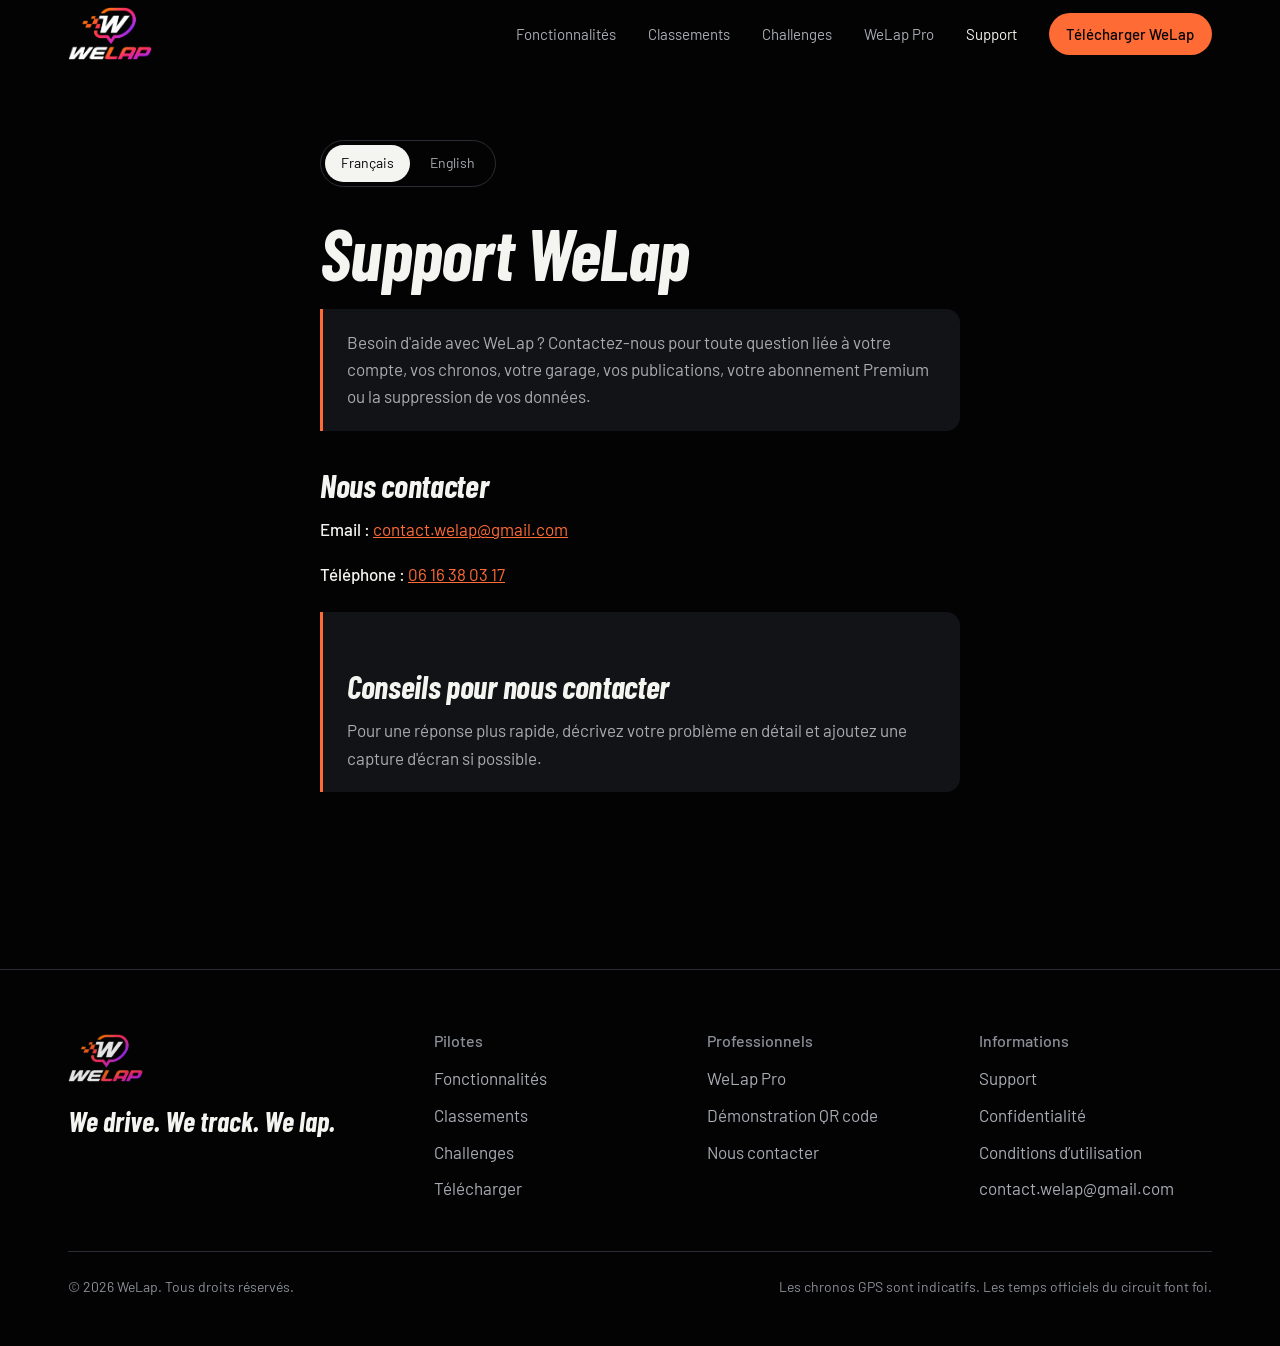
<file: support/index.html>
<!DOCTYPE html>
<html lang="fr">
<head>
<meta charset="utf-8">
<meta name="viewport" content="width=device-width, initial-scale=1, viewport-fit=cover">
<title>Support — WeLap</title>
<meta name="description" content="Besoin d’aide avec WeLap ? Contactez le support pour votre compte, vos chronos, votre garage, votre abonnement Premium ou la suppression de vos données.">
<link rel="canonical" href="https://welap.vercel.app/support/">
<meta name="theme-color" content="#030304">
<meta name="color-scheme" content="dark">
<meta name="robots" content="index, follow">
<meta property="og:type" content="website">
<meta property="og:site_name" content="WeLap">
<meta property="og:locale" content="fr_FR">
<meta property="og:title" content="Support — WeLap">
<meta property="og:description" content="Besoin d’aide avec WeLap ? Contactez le support pour votre compte, vos chronos, votre garage, votre abonnement Premium ou la suppression de vos données.">
<meta property="og:url" content="https://welap.vercel.app/support/">
<meta property="og:image" content="https://welap.vercel.app/assets/img/og-image.png">
<meta property="og:image:width" content="1200">
<meta property="og:image:height" content="630">
<meta property="og:image:alt" content="WeLap — Chaque tour compte.">
<meta name="twitter:card" content="summary_large_image">
<meta name="twitter:title" content="Support — WeLap">
<meta name="twitter:description" content="Besoin d’aide avec WeLap ? Contactez le support pour votre compte, vos chronos, votre garage, votre abonnement Premium ou la suppression de vos données.">
<meta name="twitter:image" content="https://welap.vercel.app/assets/img/og-image.png">
<link rel="icon" href="/favicon.svg" type="image/svg+xml">
<link rel="icon" href="/favicon-32.png" sizes="32x32" type="image/png">
<link rel="apple-touch-icon" href="/apple-touch-icon.png">
<link rel="manifest" href="/site.webmanifest">
<link rel="preload" href="/assets/fonts/BarlowCondensed-BoldItalic.woff2" as="font" type="font/woff2" crossorigin>
<link rel="preload" href="/assets/fonts/Barlow-Regular.woff2" as="font" type="font/woff2" crossorigin>
<link rel="stylesheet" href="/assets/css/site.css">
<script src="/assets/js/site.js" defer></script>

</head>
<body>
<a class="skip-link" href="#contenu">Aller au contenu</a>
<header class="nav">
  <div class="wrap nav__inner">
    <a class="logo logo--nav" href="/"><img src="/assets/img/welap-logo.png" alt="WeLap" width="373" height="240" decoding="async" fetchpriority="high"></a>
    <button class="nav__toggle" type="button" aria-expanded="false" aria-controls="menu" aria-label="Ouvrir le menu"><span></span><span></span></button>
    <nav class="nav__menu" id="menu" aria-label="Navigation principale">
      <ul class="nav__links">
        <li><a href="/#fonctionnalites">Fonctionnalités</a></li>
        <li><a href="/#classements">Classements</a></li>
        <li><a href="/#challenges">Challenges</a></li>
        <li><a href="/pro/">WeLap Pro</a></li>
        <li><a href="/support/" aria-current="page">Support</a></li>
      </ul>
      <a class="btn btn--primary nav__cta" href="/#telecharger">Télécharger WeLap</a>
    </nav>
  </div>
</header>
<main id="contenu" class="doc">
  <div class="wrap doc__inner">
    <div class="lang-switch" role="group" aria-label="Langue"><button type="button" data-set-lang="fr" aria-pressed="true">Français</button><button type="button" data-set-lang="en" aria-pressed="false">English</button></div>
    <div data-lang-block="fr">
      <h1>Support WeLap</h1>
      
      <div class="info">
                    <p>Besoin d'aide avec WeLap ? Contactez-nous pour toute question liée à votre compte, vos chronos, votre garage, vos publications, votre abonnement Premium ou la suppression de vos données.</p>
                </div>

                <h2>Nous contacter</h2>
                <p><strong>Email :</strong> <a href="mailto:contact.welap@gmail.com">contact.welap@gmail.com</a></p>
                <p><strong>Téléphone :</strong> <a href="tel:+33616380317">06&nbsp;16&nbsp;38&nbsp;03&nbsp;17</a></p>

                <div class="info">
                    <h2>Conseils pour nous contacter</h2>
                    <p>Pour une réponse plus rapide, décrivez votre problème en détail et ajoutez une capture d'écran si possible.</p>
                </div>
    </div>
    <div data-lang-block="en" hidden lang="en">
      <h1>WeLap Support</h1>
      
      <div class="info">
                    <p>Need help with WeLap? Contact us for any questions about your account, lap times, garage, posts, subscriptions, or data deletion.</p>
                </div>

                <h2>Contact Us</h2>
                <p><strong>Email:</strong> <a href="mailto:contact.welap@gmail.com">contact.welap@gmail.com</a></p>
                <p><strong>Phone:</strong> <a href="tel:+33616380317">06&nbsp;16&nbsp;38&nbsp;03&nbsp;17</a></p>

                <div class="info">
                    <h2>Tips for Contacting Us</h2>
                    <p>For faster response, describe your issue in detail and include a screenshot if possible.</p>
                </div>
    </div>
  </div>
</main>
<footer class="footer">
  <div class="wrap">
    <div class="footer__grid">
      <div>
        <a class="logo logo--footer" href="/"><img src="/assets/img/welap-logo.png" alt="WeLap" width="373" height="240" loading="lazy" decoding="async"></a>
        <p class="footer__motto">We drive. We track. We lap.</p>
      </div>
      <div>
        <h2>Pilotes</h2>
        <ul>
          <li><a href="/#fonctionnalites">Fonctionnalités</a></li>
          <li><a href="/#classements">Classements</a></li>
          <li><a href="/#challenges">Challenges</a></li>
          <li><a href="/#telecharger">Télécharger</a></li>
        </ul>
      </div>
      <div>
        <h2>Professionnels</h2>
        <ul>
          <li><a href="/pro/">WeLap Pro</a></li>
          <li><a href="/pro/#demo">Démonstration QR code</a></li>
          <li><a href="mailto:contact.welap@gmail.com?subject=WeLap%20Pro">Nous contacter</a></li>
        </ul>
      </div>
      <div>
        <h2>Informations</h2>
        <ul>
          <li><a href="/support/">Support</a></li>
          <li><a href="/confidentialite/">Confidentialité</a></li>
          <li><a href="/conditions/">Conditions d’utilisation</a></li>
          <li><a href="mailto:contact.welap@gmail.com">contact.welap@gmail.com</a></li>
        </ul>
      </div>
    </div>
    <div class="footer__bottom small">
      <span>© <span data-year>2026</span> WeLap. Tous droits réservés.</span>
      <span>Les chronos GPS sont indicatifs. Les temps officiels du circuit font foi.</span>
    </div>
  </div>
</footer>
</body>
</html>
</file>
<file: assets/css/site.css>
/* ==========================================================================
   WeLap — design system
   Palette : asphalte / anthracite / orange WeLap / blanc
   Typo    : Barlow Condensed (titres, données) + Barlow (texte)
   ========================================================================== */

@font-face { font-family: "Barlow Condensed"; src: url("/assets/fonts/BarlowCondensed-BoldItalic.woff2") format("woff2"); font-weight: 700; font-style: italic; font-display: swap; }
@font-face { font-family: "Barlow Condensed"; src: url("/assets/fonts/BarlowCondensed-SemiBold.woff2") format("woff2"); font-weight: 600; font-style: normal; font-display: swap; }
@font-face { font-family: "Barlow"; src: url("/assets/fonts/Barlow-Regular.woff2") format("woff2"); font-weight: 400; font-style: normal; font-display: swap; }
@font-face { font-family: "Barlow"; src: url("/assets/fonts/Barlow-Medium.woff2") format("woff2"); font-weight: 500; font-style: normal; font-display: swap; }

:root {
  /* Couleurs */
  --c-black: #030304;
  --c-anthracite: #121316;
  --c-graphite: #1b1d21;
  --c-line: #2a2d33;
  --c-orange: #ff6b35;
  --c-orange-soft: rgba(255, 107, 53, 0.14);
  --c-orange-glow: rgba(255, 107, 53, 0.35);
  --c-white: #f4f4f1;
  --c-grey: #a9acb3;
  --c-grey-2: #8b8f97;
  --c-green: #3ddc84;

  /* Typo */
  --f-display: "Barlow Condensed", "Arial Narrow", "Helvetica Neue", Arial, sans-serif;
  --f-body: "Barlow", -apple-system, BlinkMacSystemFont, "Segoe UI", Roboto, sans-serif;

  --t-hero: clamp(3.4rem, 8.6vw, 7.25rem);
  --t-h2: clamp(2.5rem, 6.5vw, 5rem);
  --t-h3: clamp(1.5rem, 2.6vw, 2rem);
  --t-lead: clamp(1.125rem, 1.6vw, 1.375rem);
  --t-body: 1.0625rem;
  --t-small: 0.875rem;

  /* Espacements */
  --gutter: clamp(1.25rem, 4vw, 3rem);
  --section-y: clamp(5rem, 12vw, 10rem);
  --max: 1240px;
  --measure: 38rem;

  /* Formes */
  --r-sm: 6px;
  --r-md: 14px;
  --r-lg: 28px;
  --r-phone: 44px;

  --ease-out: cubic-bezier(0.16, 1, 0.3, 1);
  --nav-h: 68px;
}

/* ---------- Base ---------- */
*, *::before, *::after { box-sizing: border-box; }
* { margin: 0; }
html { -webkit-text-size-adjust: 100%; scroll-padding-top: calc(var(--nav-h) + 1rem); }
@media (prefers-reduced-motion: no-preference) { html { scroll-behavior: smooth; } }
body {
  background: var(--c-black);
  color: var(--c-white);
  font-family: var(--f-body);
  font-size: var(--t-body);
  line-height: 1.6;
  -webkit-font-smoothing: antialiased;
  overflow-x: hidden;
  text-rendering: optimizeLegibility;
}
img, svg { display: block; max-width: 100%; }
a { color: inherit; }
button { font: inherit; color: inherit; background: none; border: 0; cursor: pointer; }
:focus-visible { outline: 2px solid var(--c-orange); outline-offset: 3px; border-radius: 4px; }
::selection { background: var(--c-orange); color: var(--c-black); }

.skip-link {
  position: absolute; left: 1rem; top: -4rem; z-index: 200;
  background: var(--c-orange); color: var(--c-black); padding: .75rem 1rem; border-radius: var(--r-sm);
  font-weight: 500; text-decoration: none;
}
.skip-link:focus { top: 1rem; }
.sr-only { position: absolute; width: 1px; height: 1px; padding: 0; margin: -1px; overflow: hidden; clip: rect(0,0,0,0); white-space: nowrap; border: 0; }

.wrap { width: 100%; max-width: var(--max); margin-inline: auto; padding-inline: var(--gutter); }
.section { padding-block: var(--section-y); position: relative; }
.section--tight { padding-block: calc(var(--section-y) * .6); }
.section--anth { background: var(--c-anthracite); }

/* ---------- Typographie ---------- */
.display, h1, h2 {
  font-family: var(--f-display);
  font-weight: 700;
  font-style: italic;
  line-height: .92;
  letter-spacing: -0.01em;
  text-wrap: balance;
}
h1 { font-size: var(--t-hero); }
h2 { font-size: var(--t-h2); }
h3 { font-family: var(--f-display); font-weight: 600; font-size: var(--t-h3); line-height: 1.1; letter-spacing: .005em; }
.lead { font-size: var(--t-lead); color: var(--c-grey); line-height: 1.5; max-width: var(--measure); }
.muted { color: var(--c-grey); }
.small { font-size: var(--t-small); color: var(--c-grey-2); }
.num { font-family: var(--f-display); font-weight: 600; font-variant-numeric: tabular-nums; letter-spacing: .01em; }
.orange { color: var(--c-orange); }
.section-head { max-width: 46rem; margin-bottom: clamp(2.5rem, 6vw, 4.5rem); }
.section-head h2 + .lead { margin-top: 1.5rem; }
.kicker { font-family: var(--f-display); font-weight: 600; font-size: 1.125rem; color: var(--c-orange); margin-bottom: 1rem; letter-spacing: .02em; }

/* ---------- Statuts (honnêteté produit) ---------- */
.status {
  display: inline-flex; align-items: center; gap: .45rem;
  font-size: .8125rem; font-weight: 500; line-height: 1;
  padding: .45rem .7rem; border-radius: 999px;
  border: 1px solid var(--c-line); color: var(--c-grey); background: rgba(255,255,255,.02);
  white-space: nowrap;
}
.status::before { content: ""; width: 6px; height: 6px; border-radius: 50%; background: currentColor; }
.status--live { color: var(--c-green); border-color: rgba(61,220,132,.3); }
.status--dev { color: var(--c-orange); border-color: rgba(255,107,53,.35); }
.status--concept { color: #c9b8ff; border-color: rgba(201,184,255,.3); }
.status--demo { color: var(--c-grey); }

/* ---------- Boutons ---------- */
.btn {
  display: inline-flex; align-items: center; justify-content: center; gap: .6rem;
  min-height: 52px; padding: 0 1.5rem; border-radius: 999px;
  font-weight: 500; font-size: 1rem; text-decoration: none; white-space: nowrap;
  transition: transform .25s var(--ease-out), background-color .25s, border-color .25s, color .25s;
}
.btn:active { transform: scale(.97); }
.btn--primary { background: var(--c-orange); color: var(--c-black); }
.btn--primary:hover { background: #ff8254; }
.btn--ghost { border: 1px solid rgba(244,244,241,.25); color: var(--c-white); }
.btn--ghost:hover { border-color: var(--c-white); }
.btn-row { display: flex; flex-wrap: wrap; gap: .75rem; }

/* Badges stores */
.stores { display: flex; flex-wrap: wrap; gap: .75rem; }
.store {
  display: inline-flex; align-items: center; gap: .7rem;
  min-height: 56px; padding: 0 1.25rem 0 1rem; border-radius: 14px;
  background: var(--c-white); color: var(--c-black); text-decoration: none;
  transition: transform .25s var(--ease-out), opacity .25s;
}
.store:hover { transform: translateY(-2px); }
.store svg { width: 24px; height: 24px; flex: none; }
.store span { display: flex; flex-direction: column; line-height: 1.1; }
.store small { font-size: .6875rem; opacity: .75; }
.store strong { font-size: 1.0625rem; font-weight: 500; }
.store[aria-disabled="true"] { background: transparent; color: var(--c-grey); border: 1px dashed var(--c-line); cursor: default; }
.store[aria-disabled="true"]:hover { transform: none; }

/* ---------- Navigation ---------- */
.nav {
  position: fixed; inset: 0 0 auto 0; z-index: 100; height: var(--nav-h);
  transition: background-color .35s, border-color .35s, backdrop-filter .35s;
  border-bottom: 1px solid transparent;
}
.nav.is-scrolled, .nav.is-open { background: rgba(3,3,4,.82); backdrop-filter: blur(16px) saturate(140%); -webkit-backdrop-filter: blur(16px) saturate(140%); border-bottom-color: rgba(255,255,255,.06); }
.nav__inner { height: 100%; display: flex; align-items: center; justify-content: space-between; gap: 1.5rem; }
.logo { display: inline-flex; align-items: center; gap: .6rem; text-decoration: none; font-family: var(--f-display); font-weight: 700; font-style: italic; font-size: 1.625rem; letter-spacing: -.01em; }
.logo svg { width: 30px; height: 30px; }
.nav__links { display: flex; align-items: center; gap: 2rem; list-style: none; padding: 0; }
.nav__links a { text-decoration: none; color: var(--c-grey); font-size: .9375rem; transition: color .2s; }
.nav__links a:hover, .nav__links a[aria-current="page"] { color: var(--c-white); }
.nav__cta { min-height: 42px; padding: 0 1.1rem; font-size: .9375rem; }
.nav__toggle { display: none; width: 44px; height: 44px; border-radius: 50%; position: relative; }
.nav__toggle span { position: absolute; left: 12px; right: 12px; height: 2px; background: var(--c-white); transition: transform .3s var(--ease-out), opacity .2s; }
.nav__toggle span:nth-child(1) { top: 16px; }
.nav__toggle span:nth-child(2) { top: 26px; }
.nav.is-open .nav__toggle span:nth-child(1) { transform: translateY(5px) rotate(45deg); }
.nav.is-open .nav__toggle span:nth-child(2) { transform: translateY(-5px) rotate(-45deg); }

@media (max-width: 880px) {
  .nav__toggle { display: block; }
  .nav__menu {
    position: fixed; inset: var(--nav-h) 0 0 0; background: var(--c-black);
    padding: 2rem var(--gutter) calc(2rem + env(safe-area-inset-bottom));
    display: flex; flex-direction: column; justify-content: space-between;
    opacity: 0; visibility: hidden; transform: translateY(-8px);
    transition: opacity .3s, transform .3s var(--ease-out), visibility 0s .3s;
  }
  .nav.is-open .nav__menu { opacity: 1; visibility: visible; transform: none; transition: opacity .3s, transform .3s var(--ease-out); }
  .nav__links { flex-direction: column; align-items: flex-start; gap: .25rem; }
  .nav__links a { font-family: var(--f-display); font-weight: 700; font-style: italic; font-size: 2.75rem; color: var(--c-white); line-height: 1.2; }
  .nav__cta { width: 100%; min-height: 56px; font-size: 1.0625rem; }
  body.menu-open { overflow: hidden; }
}
@media (min-width: 881px) {
  .nav__menu { display: flex; align-items: center; gap: 2rem; }
}

/* ---------- Reveal (activé uniquement avec JS + mouvement autorisé) ---------- */
.motion [data-reveal] { opacity: 0; transform: translateY(28px); transition: opacity .9s var(--ease-out), transform .9s var(--ease-out); }
.motion [data-reveal].is-in { opacity: 1; transform: none; }

/* ==========================================================================
   Téléphone (mockup UI construit en CSS)
   ========================================================================== */
.phone {
  --pw: 300px;
  width: var(--pw); aspect-ratio: 9 / 19.3;
  border-radius: var(--r-phone); padding: 10px;
  background: linear-gradient(145deg, #2c2e33, #0d0e10 40%, #1d1f23);
  box-shadow: 0 0 0 1px rgba(255,255,255,.08) inset, 0 40px 80px -20px rgba(0,0,0,.9), 0 0 120px -40px var(--c-orange-glow);
  position: relative; flex: none;
}
.phone::before { /* îlot */
  content: ""; position: absolute; top: 20px; left: 50%; width: 90px; height: 26px; margin-left: -45px;
  background: #000; border-radius: 20px; z-index: 3;
}
.phone__screen {
  position: relative; width: 100%; height: 100%; border-radius: calc(var(--r-phone) - 10px);
  background: #08090b; overflow: hidden; isolation: isolate;
}
.screen {
  position: absolute; inset: 0; padding: 58px 18px 20px; display: flex; flex-direction: column; gap: 12px;
  font-size: 13px; line-height: 1.35;
}
.phone .screen { transition: opacity .5s var(--ease-out), transform .6s var(--ease-out); }
.phone .screen:not(.is-active) { opacity: 0; transform: translateY(14px) scale(.98); pointer-events: none; }
.screen__title { font-family: var(--f-display); font-weight: 700; font-style: italic; font-size: 26px; line-height: 1; }
.screen__sub { color: var(--c-grey-2); font-size: 12px; }
.ui-card { background: var(--c-graphite); border-radius: 14px; padding: 12px 14px; }
.ui-row { display: flex; align-items: center; justify-content: space-between; gap: 8px; }
.ui-label { color: var(--c-grey-2); font-size: 11px; }
.ui-big { font-family: var(--f-display); font-weight: 600; font-variant-numeric: tabular-nums; font-size: 44px; line-height: 1; letter-spacing: -.01em; }
.ui-mid { font-family: var(--f-display); font-weight: 600; font-variant-numeric: tabular-nums; font-size: 22px; line-height: 1; }
.ui-delta--neg { color: var(--c-green); }
.ui-delta--pos { color: #ff5b5b; }
.ui-list { display: flex; flex-direction: column; gap: 2px; }
.ui-list li { list-style: none; display: grid; grid-template-columns: 28px 1fr auto; align-items: center; gap: 8px; padding: 8px 4px; border-bottom: 1px solid rgba(255,255,255,.05); font-variant-numeric: tabular-nums; }
.ui-list li.is-me { background: var(--c-orange-soft); border-radius: 8px; border-bottom-color: transparent; }
.ui-list .pos { font-family: var(--f-display); font-weight: 600; color: var(--c-grey-2); }
.ui-list .t { font-family: var(--f-display); font-weight: 600; font-size: 15px; }
.ui-tabs { display: flex; gap: 4px; background: var(--c-graphite); border-radius: 10px; padding: 3px; }
.ui-tabs button { flex: 1; font-size: 11px; padding: 6px 0; border-radius: 8px; color: var(--c-grey); transition: background-color .2s, color .2s; }
.ui-tabs button[aria-pressed="true"] { background: var(--c-white); color: var(--c-black); }
.ui-seg { display: inline-flex; gap: 4px; }
.ui-seg button { font-size: 11px; padding: 4px 10px; border-radius: 999px; border: 1px solid var(--c-line); color: var(--c-grey); }
.ui-seg button[aria-pressed="true"] { border-color: var(--c-orange); color: var(--c-orange); }
.ui-pill { display: inline-flex; font-size: 10.5px; padding: 3px 8px; border-radius: 999px; background: var(--c-orange-soft); color: var(--c-orange); }
.ui-bar { height: 6px; border-radius: 3px; background: var(--c-line); overflow: hidden; }
.ui-bar i { display: block; height: 100%; background: var(--c-orange); border-radius: inherit; }
.ui-tabbar { margin-top: auto; display: flex; justify-content: space-around; padding-top: 10px; border-top: 1px solid rgba(255,255,255,.06); }
.ui-tabbar i { width: 22px; height: 4px; border-radius: 2px; background: var(--c-line); }
.ui-tabbar i.on { background: var(--c-orange); }
.ui-toast {
  position: absolute; left: 14px; right: 14px; top: 56px; z-index: 4;
  background: rgba(27,29,33,.92); backdrop-filter: blur(10px); -webkit-backdrop-filter: blur(10px);
  border: 1px solid rgba(255,107,53,.4); border-radius: 14px; padding: 10px 12px;
  display: flex; gap: 10px; align-items: center; font-size: 12px;
  transform: translateY(-140%); opacity: 0; transition: transform .6s var(--ease-out), opacity .4s;
}
.ui-toast.is-shown { transform: none; opacity: 1; }
.ui-toast b { display: block; font-weight: 500; font-size: 12.5px; }
.ui-dot { width: 28px; height: 28px; border-radius: 8px; background: var(--c-orange); flex: none; display: grid; place-items: center; color: var(--c-black); font-family: var(--f-display); font-weight: 700; font-style: italic; }
.ui-avatar { width: 30px; height: 30px; border-radius: 50%; background: linear-gradient(135deg, #3a3d44, #1b1d21); flex: none; display: grid; place-items: center; font-size: 11px; color: var(--c-grey); }
.ui-mini-track { width: 100%; height: 88px; }

/* ==========================================================================
   HERO (home)
   ========================================================================== */
.hero {
  position: relative; min-height: 100svh; padding-top: calc(var(--nav-h) + clamp(2rem, 6vh, 4rem)); padding-bottom: clamp(3rem, 8vh, 5rem);
  display: flex; align-items: center; overflow: hidden;
}
.hero::after { /* halo */
  content: ""; position: absolute; width: 900px; height: 900px; right: -300px; top: -200px; z-index: 0;
  background: radial-gradient(closest-side, rgba(255,107,53,.16), transparent 70%); pointer-events: none;
}
.hero__grid { position: relative; z-index: 1; display: grid; grid-template-columns: minmax(0, 1.05fr) minmax(0, 1fr); gap: clamp(2rem, 5vw, 4rem); align-items: center; }
.hero__copy h1 { margin-bottom: 1.5rem; }
.hero__tagline { font-family: var(--f-display); font-weight: 600; font-size: clamp(1.5rem, 3vw, 2.25rem); line-height: 1.1; margin-bottom: 1.25rem; }
.hero__copy .lead { margin-bottom: 2.25rem; }
.hero__actions { display: flex; flex-direction: column; gap: 1.25rem; align-items: flex-start; }

.hero__visual { position: relative; width: 100%; max-width: 640px; aspect-ratio: 1 / .92; justify-self: end; perspective: 1400px; }
.track { position: absolute; left: -2%; top: 2%; width: 70%; height: 64%; }
.track__base { fill: none; stroke: #1f2126; stroke-width: 22; stroke-linecap: round; stroke-linejoin: round; }
.track__line { fill: none; stroke: rgba(244,244,241,.5); stroke-width: 1.5; stroke-dasharray: 4 7; }
.track__trail { fill: none; stroke: var(--c-orange); stroke-width: 4; stroke-linecap: round; filter: drop-shadow(0 0 8px rgba(255,107,53,.8)); }
.track__car { fill: var(--c-white); filter: drop-shadow(0 0 10px rgba(255,255,255,.9)); }
.track__sector { stroke: var(--c-grey-2); stroke-width: 2; }
.track__sector-label { font-family: var(--f-display); font-weight: 600; font-size: 16px; fill: var(--c-grey-2); }
.track__finish { stroke: var(--c-white); stroke-width: 4; stroke-dasharray: 3 3; }

.timing {
  position: absolute; left: 0; bottom: 0; z-index: 2; width: 62%;
  background: rgba(18,19,22,.8); backdrop-filter: blur(14px); -webkit-backdrop-filter: blur(14px);
  border: 1px solid rgba(255,255,255,.07); border-radius: var(--r-md); padding: 1rem 1.1rem;
}
.timing__now { font-family: var(--f-display); font-weight: 600; font-variant-numeric: tabular-nums; font-size: 2.75rem; line-height: 1; margin: .35rem 0 .75rem; }
.timing__sectors { display: grid; grid-template-columns: repeat(3, 1fr); gap: 6px; }
.timing__sectors div { background: var(--c-graphite); border-radius: 8px; padding: 6px 8px; font-variant-numeric: tabular-nums; min-height: 46px; }
.timing__sectors span { display: block; font-size: 11px; color: var(--c-grey-2); }
.timing__sectors b { font-family: var(--f-display); font-weight: 600; font-size: 1.0625rem; opacity: 0; transition: opacity .3s; }
.timing__sectors b.is-set { opacity: 1; }
.timing__sectors b.is-best { color: var(--c-orange); }
.timing__meta { display: flex; justify-content: space-between; margin-top: .75rem; font-size: .8125rem; color: var(--c-grey); font-variant-numeric: tabular-nums; }

.hero__phone { position: absolute; right: 0; top: 10%; z-index: 3; transform-style: preserve-3d; transform: rotateY(-16deg) rotateX(6deg) rotateZ(1deg); transition: transform .8s var(--ease-out); }
.hero__phone .phone { --pw: 210px; }

@media (max-width: 960px) {
  .hero { align-items: flex-start; min-height: auto; padding-top: calc(var(--nav-h) + 1.5rem); }
  .hero__grid { display: flex; flex-direction: column; align-items: stretch; gap: 0; }
  .hero__copy { display: contents; }
  .hero__copy h1 { order: 1; margin-bottom: .75rem; }
  .hero__tagline { order: 2; margin-bottom: 1rem; }
  .hero__visual { order: 3; justify-self: auto; max-width: 560px; width: 100%; aspect-ratio: auto; margin: 0 auto 1.75rem; display: flex; flex-direction: column; gap: .75rem; }
  .hero__copy .lead { order: 4; margin-bottom: 1.75rem; }
  .hero__actions { order: 5; width: 100%; }
  .track { position: relative; width: 100%; height: auto; aspect-ratio: 540 / 400; }
  .timing { position: relative; width: 100%; padding: .85rem 1rem; display: grid; grid-template-columns: auto 1fr; column-gap: 1rem; align-items: center; }
  .timing > .ui-row { grid-column: 1 / -1; }
  .timing__now { font-size: 2.25rem; margin: .35rem 0 0; }
  .timing__meta { grid-column: 1 / -1; margin-top: .6rem; }
  .timing__sectors { margin-top: .35rem; }
  .hero__phone { display: none; }
  .hero__actions .btn-row .btn { flex: 1 1 100%; }
  .stores { display: grid; grid-template-columns: 1fr 1fr; width: 100%; }
  .store { padding: 0 .75rem; gap: .5rem; min-height: 54px; }
  .store strong { font-size: .9375rem; }
  .store small { font-size: .625rem; }
}
@media (max-width: 360px) { .timing { grid-template-columns: 1fr; } }

/* ==========================================================================
   Parcours produit (scroll story)
   ========================================================================== */
.tour { display: grid; grid-template-columns: minmax(0, 1fr) auto; gap: clamp(2rem, 6vw, 6rem); }
.tour__steps { display: flex; flex-direction: column; }
.tour__step { min-height: 78vh; display: flex; flex-direction: column; justify-content: center; padding-block: 3rem; }
.tour__step h3 { font-size: clamp(2rem, 4.2vw, 3.25rem); font-style: italic; font-weight: 700; margin: .5rem 0 1rem; }
.tour__step p { color: var(--c-grey); max-width: 30rem; font-size: 1.125rem; }
.tour__step ul { list-style: none; padding: 0; margin-top: 1.25rem; display: flex; flex-wrap: wrap; gap: .5rem; }
.tour__step ul li { font-size: .875rem; padding: .4rem .75rem; border: 1px solid var(--c-line); border-radius: 999px; color: var(--c-grey); }
.tour__step-num { font-family: var(--f-display); font-weight: 600; color: var(--c-grey-2); font-variant-numeric: tabular-nums; transition: color .3s; }
.tour__step.is-active .tour__step-num { color: var(--c-orange); }
.tour__stage { position: sticky; top: calc(50vh - 310px); height: 620px; align-self: start; display: flex; align-items: center; }
.tour__stage .phone { --pw: 300px; }
.tour__inline { display: none; }

@media (max-width: 880px) {
  .tour { grid-template-columns: 1fr; }
  .tour__stage { display: none; }
  .tour__step { min-height: 0; padding-block: 2.5rem; border-top: 1px solid var(--c-line); }
  .tour__inline { display: flex; justify-content: center; margin-top: 2rem; }
  .tour__inline .phone { --pw: min(290px, 78vw); }
  .tour__inline .phone .screen { opacity: 1; transform: none; }
}

/* ==========================================================================
   Convergence : un seul profil
   ========================================================================== */
.converge { display: grid; grid-template-columns: minmax(0, .9fr) minmax(0, 1.1fr); gap: clamp(2rem, 6vw, 5rem); align-items: center; }
.converge__svg { width: 100%; height: auto; overflow: visible; }
.converge__path { fill: none; stroke: var(--c-line); stroke-width: 1.5; }
.converge__path.is-live { stroke: rgba(255,107,53,.55); }
.converge__pulse { fill: var(--c-orange); }
.converge__node rect { fill: var(--c-anthracite); stroke: var(--c-line); }
.converge__node text { fill: var(--c-white); font-family: var(--f-body); font-size: 15px; }
.converge__node .st { font-size: 12px; fill: var(--c-grey-2); }
.converge__node.is-live rect { stroke: rgba(61,220,132,.5); }
.converge__node.is-live .st { fill: var(--c-green); }
.converge__core circle { fill: var(--c-orange); }
.converge__core text { fill: var(--c-black); font-family: var(--f-display); font-weight: 700; font-style: italic; font-size: 30px; }
.converge__ring { fill: none; stroke: var(--c-orange); stroke-opacity: .35; transform-origin: center; transform-box: fill-box; }
.motion .converge__ring { animation: ring 3s var(--ease-out) infinite; }
@keyframes ring { from { transform: scale(1); opacity: .9; } to { transform: scale(1.8); opacity: 0; } }
.legend { display: flex; flex-wrap: wrap; gap: .75rem; margin-top: 2rem; }

@media (max-width: 880px) { .converge { grid-template-columns: 1fr; } }

/* ==========================================================================
   Challenges
   ========================================================================== */
.challenge { display: grid; grid-template-columns: minmax(0, 1fr) minmax(0, 1fr); gap: clamp(2rem, 6vw, 5rem); align-items: center; }
.challenge__card {
  background: linear-gradient(160deg, #1b1d21, #0c0d0f); border: 1px solid var(--c-line); border-radius: var(--r-lg);
  padding: clamp(1.5rem, 3vw, 2.25rem); position: relative; overflow: hidden;
}
.challenge__card::before { content: ""; position: absolute; inset: -40% -40% auto auto; width: 70%; aspect-ratio: 1; background: radial-gradient(closest-side, rgba(255,107,53,.22), transparent); }
.challenge__goal { font-family: var(--f-display); font-weight: 700; font-style: italic; font-size: clamp(2.5rem, 6vw, 4rem); line-height: 1; margin: .75rem 0 .25rem; }
.challenge__clock { display: flex; gap: 1rem; margin: 1.5rem 0; }
.challenge__clock div { text-align: left; }
.challenge__clock b { display: block; font-family: var(--f-display); font-weight: 600; font-size: 2rem; line-height: 1; font-variant-numeric: tabular-nums; }
.challenge__clock span { font-size: .75rem; color: var(--c-grey-2); }
.challenge__ideas { display: grid; grid-template-columns: 1fr 1fr; gap: 1px; background: var(--c-line); border: 1px solid var(--c-line); border-radius: var(--r-md); overflow: hidden; margin-top: 2rem; }
.challenge__ideas div { background: var(--c-black); padding: 1.1rem 1.2rem; }
.challenge__ideas b { display: block; font-family: var(--f-display); font-weight: 600; font-size: 1.25rem; }
.challenge__ideas span { font-size: .875rem; color: var(--c-grey); }
@media (max-width: 880px) { .challenge { grid-template-columns: 1fr; } }

/* ==========================================================================
   Boucle (rétention / physique-digital)
   ========================================================================== */
.loop { display: grid; grid-template-columns: minmax(0, 1fr) minmax(0, 1fr); gap: clamp(2rem, 6vw, 5rem); align-items: center; }
.loop__svg { width: 100%; max-width: 520px; margin-inline: auto; overflow: visible; }
.loop__ring { fill: none; stroke: var(--c-line); stroke-width: 2; }
.loop__progress { fill: none; stroke: var(--c-orange); stroke-width: 3; stroke-linecap: round; }
.loop__half { font-family: var(--f-display); font-weight: 600; font-size: 14px; fill: var(--c-grey-2); }
.loop__node circle { fill: var(--c-black); stroke: var(--c-line); stroke-width: 2; transition: stroke .3s, fill .3s; }
.loop__node text { font-family: var(--f-display); font-weight: 600; font-size: 20px; fill: var(--c-grey); transition: fill .3s; }
.loop__node .n { font-size: 16px; fill: var(--c-grey-2); }
.loop__node.is-active circle { stroke: var(--c-orange); fill: var(--c-orange); }
.loop__node.is-active .n { fill: var(--c-black); }
.loop__node.is-active text:not(.n) { fill: var(--c-white); }
.loop__center-title { font-family: var(--f-display); font-weight: 700; font-style: italic; font-size: 34px; fill: var(--c-white); }
.loop__center-sub { font-size: 14px; fill: var(--c-grey); font-family: var(--f-body); }
.loop__list { list-style: none; padding: 0; display: flex; flex-direction: column; gap: .25rem; counter-reset: loop; }
.loop__list li { padding: 1rem 0 1rem 3rem; position: relative; border-top: 1px solid var(--c-line); color: var(--c-grey); transition: color .3s; }
.loop__list li::before { counter-increment: loop; content: counter(loop); position: absolute; left: 0; top: 1rem; font-family: var(--f-display); font-weight: 600; font-size: 1.25rem; color: var(--c-grey-2); }
.loop__list li b { display: block; font-family: var(--f-display); font-weight: 600; font-size: 1.5rem; color: var(--c-white); line-height: 1.1; margin-bottom: .2rem; }
.loop__list li.is-active::before { color: var(--c-orange); }
.loop__list li.is-active { color: var(--c-white); }
@media (max-width: 880px) { .loop { grid-template-columns: 1fr; } .loop__svg { max-width: 380px; } }

/* ==========================================================================
   Bloc Pro (teaser home) / CTA final
   ========================================================================== */
.pro-teaser { position: relative; border-radius: var(--r-lg); overflow: hidden; background: var(--c-anthracite); border: 1px solid var(--c-line); padding: clamp(2rem, 6vw, 5rem); display: grid; grid-template-columns: minmax(0, 1.2fr) minmax(0, 1fr); gap: 3rem; align-items: center; }
.pro-teaser::before { content: ""; position: absolute; inset: auto -10% -60% auto; width: 60%; aspect-ratio: 1; background: radial-gradient(closest-side, rgba(255,107,53,.25), transparent); }
.pro-teaser > * { position: relative; }
.pro-teaser h2 { margin: 1rem 0 1.25rem; }
.flow { list-style: none; padding: 0; display: flex; flex-direction: column; gap: .5rem; }
.flow li { display: flex; align-items: center; gap: 1rem; padding: .9rem 1.1rem; background: rgba(3,3,4,.55); border: 1px solid var(--c-line); border-radius: var(--r-md); }
.flow li b { font-family: var(--f-display); font-weight: 600; font-size: 1.25rem; color: var(--c-orange); width: 1.5rem; }
.flow li span { color: var(--c-grey); }
.flow li strong { color: var(--c-white); font-weight: 500; }
@media (max-width: 880px) { .pro-teaser { grid-template-columns: 1fr; } }

.split { display: grid; grid-template-columns: 1fr 1fr; gap: 1px; background: var(--c-line); border: 1px solid var(--c-line); border-radius: var(--r-lg); overflow: hidden; }
.split > div { background: var(--c-black); padding: clamp(2rem, 5vw, 4rem); display: flex; flex-direction: column; gap: 1.25rem; align-items: flex-start; }
.split h2 { font-size: clamp(2.25rem, 5vw, 3.75rem); }
.split .who { font-family: var(--f-display); font-weight: 600; font-size: 1.125rem; color: var(--c-orange); }
.split > div:last-child { background: var(--c-anthracite); }
@media (max-width: 880px) { .split { grid-template-columns: 1fr; } }

/* ---------- FAQ ---------- */
.faq { max-width: 52rem; }
.faq details { border-top: 1px solid var(--c-line); }
.faq details:last-child { border-bottom: 1px solid var(--c-line); }
.faq summary { list-style: none; cursor: pointer; padding: 1.4rem 2.5rem 1.4rem 0; position: relative; font-family: var(--f-display); font-weight: 600; font-size: clamp(1.25rem, 2.2vw, 1.5rem); line-height: 1.2; }
.faq summary::-webkit-details-marker { display: none; }
.faq summary::after { content: ""; position: absolute; right: .25rem; top: 50%; width: 14px; height: 14px; margin-top: -9px; border-right: 2px solid var(--c-orange); border-bottom: 2px solid var(--c-orange); transform: rotate(45deg); transition: transform .3s var(--ease-out); }
.faq details[open] summary::after { transform: rotate(-135deg); margin-top: -3px; }
.faq details p { color: var(--c-grey); padding-bottom: 1.5rem; max-width: 44rem; }

/* ---------- Footer ---------- */
.footer { border-top: 1px solid var(--c-line); padding: 4rem 0 calc(3rem + env(safe-area-inset-bottom)); }
.footer__grid { display: grid; grid-template-columns: 1.4fr repeat(3, 1fr); gap: 2.5rem; }
.footer h2 { font-size: 1rem; font-style: normal; font-family: var(--f-body); font-weight: 500; color: var(--c-grey-2); margin-bottom: 1rem; letter-spacing: 0; }
.footer ul { list-style: none; padding: 0; display: flex; flex-direction: column; gap: .6rem; }
.footer a { text-decoration: none; color: var(--c-grey); transition: color .2s; }
.footer a:hover { color: var(--c-white); }
.footer__motto { font-family: var(--f-display); font-weight: 700; font-style: italic; font-size: 1.75rem; line-height: 1.1; margin-top: 1rem; }
.footer__bottom { margin-top: 3rem; padding-top: 1.5rem; border-top: 1px solid var(--c-line); display: flex; justify-content: space-between; flex-wrap: wrap; gap: 1rem; }
@media (max-width: 880px) { .footer__grid { grid-template-columns: 1fr 1fr; } .footer__grid > :first-child { grid-column: 1 / -1; } }

/* ==========================================================================
   PAGE PRO
   ========================================================================== */
.pro-hero { position: relative; padding-top: calc(var(--nav-h) + clamp(3rem, 10vh, 7rem)); padding-bottom: clamp(4rem, 10vh, 7rem); overflow: hidden; }
.pro-hero h1 { font-size: clamp(3rem, 9vw, 7.25rem); max-width: 14ch; margin: 1.5rem 0 1.75rem; }
.pro-hero .lead { margin-bottom: 2.5rem; }
.pro-hero__lines { position: absolute; inset: 0; z-index: -1; opacity: .5; pointer-events: none; }
.pro-hero__lines path { fill: none; stroke: var(--c-line); stroke-width: 1.2; }
.pro-hero__lines path.o { stroke: rgba(255,107,53,.5); stroke-width: 2; }

.problem { display: grid; grid-template-columns: minmax(0, 1fr) minmax(0, 1fr); gap: clamp(2rem, 6vw, 5rem); align-items: center; }
.sheet { position: relative; background: #e9e8e3; color: #1b1d21; border-radius: 6px; padding: 1.5rem; max-width: 380px; font-variant-numeric: tabular-nums; box-shadow: 0 30px 60px -20px rgba(0,0,0,.8); transform: rotate(-3deg); }
.sheet h3 { font-size: 1.25rem; margin-bottom: .75rem; }
.sheet table { width: 100%; border-collapse: collapse; font-size: .9375rem; }
.sheet td { padding: .35rem 0; border-bottom: 1px dotted #9a9a94; }
.sheet td:last-child { text-align: right; font-family: var(--f-display); font-weight: 600; }
.motion .sheet.is-in { animation: fade-sheet 5s 1s var(--ease-out) forwards; }
@keyframes fade-sheet { 60% { opacity: 1; filter: none; } 100% { opacity: .18; filter: blur(2px); transform: rotate(-6deg) translateY(30px); } }
.sheet__caption { margin-top: 2rem; font-size: .9375rem; color: var(--c-grey-2); }
@media (max-width: 880px) { .problem { grid-template-columns: 1fr; } }

.steps { list-style: none; padding: 0; display: grid; grid-template-columns: repeat(5, 1fr); gap: 1px; background: var(--c-line); border: 1px solid var(--c-line); border-radius: var(--r-lg); overflow: hidden; }
.steps li { background: var(--c-black); padding: 1.75rem 1.4rem 2rem; min-height: 220px; display: flex; flex-direction: column; gap: .75rem; }
.steps li b { font-family: var(--f-display); font-weight: 600; font-size: 1rem; color: var(--c-orange); }
.steps li h3 { font-style: italic; font-weight: 700; font-size: 2rem; }
.steps li p { color: var(--c-grey); font-size: .9375rem; }
@media (max-width: 960px) { .steps { grid-template-columns: 1fr; } .steps li { min-height: 0; } }

/* Démo QR */
.demo { display: grid; grid-template-columns: minmax(0, 1fr) auto; gap: clamp(2rem, 5vw, 4rem); align-items: center; background: var(--c-anthracite); border: 1px solid var(--c-line); border-radius: var(--r-lg); padding: clamp(1.5rem, 4vw, 3.5rem); position: relative; overflow: hidden; }
.demo__board { background: #000; border: 1px solid var(--c-line); border-radius: var(--r-md); padding: 1.25rem; font-variant-numeric: tabular-nums; }
.demo__board-head { display: flex; justify-content: space-between; align-items: baseline; margin-bottom: 1rem; }
.demo__board-head b { font-family: var(--f-display); font-weight: 600; font-size: 1.25rem; }
.demo__rows { list-style: none; padding: 0; }
.demo__rows li { display: grid; grid-template-columns: 2.5rem 1fr auto; padding: .65rem 0; border-top: 1px solid #1a1b1e; align-items: center; }
.demo__rows li.is-you { color: var(--c-orange); }
.demo__rows .p { font-family: var(--f-display); font-weight: 600; font-size: 1.25rem; }
.demo__rows .t { font-family: var(--f-display); font-weight: 600; font-size: 1.375rem; }
.demo__scan { display: flex; gap: 1.25rem; align-items: center; margin-top: 1.25rem; padding: 1rem; border-radius: var(--r-md); background: var(--c-white); color: var(--c-black); }
.demo__scan svg { width: 96px; height: 96px; flex: none; }
.demo__scan p { font-family: var(--f-display); font-weight: 600; font-size: 1.25rem; line-height: 1.1; }
.demo__scan .btn { margin-top: .75rem; min-height: 44px; background: var(--c-black); color: var(--c-white); font-size: .9375rem; }
.demo__phone .phone { --pw: 280px; }
.demo__phone .screen--scan::after { content: ""; position: absolute; left: 12%; right: 12%; top: 30%; height: 2px; background: var(--c-orange); box-shadow: 0 0 16px var(--c-orange); }
.motion .demo__phone .screen--scan.is-active::after { animation: scanline 1.1s ease-in-out infinite alternate; }
@keyframes scanline { to { top: 62%; } }
.scan-frame { margin: 30px auto 0; width: 76%; aspect-ratio: 1; border-radius: 18px; position: relative; background: radial-gradient(circle at 50% 50%, #1a1b1f, #08090b); display: grid; place-items: center; }
.scan-frame::before { content: ""; position: absolute; inset: 0; border-radius: inherit; border: 3px solid transparent; background: linear-gradient(var(--c-orange), var(--c-orange)) top left / 28px 3px no-repeat, linear-gradient(var(--c-orange), var(--c-orange)) top left / 3px 28px no-repeat, linear-gradient(var(--c-orange), var(--c-orange)) top right / 28px 3px no-repeat, linear-gradient(var(--c-orange), var(--c-orange)) top right / 3px 28px no-repeat, linear-gradient(var(--c-orange), var(--c-orange)) bottom left / 28px 3px no-repeat, linear-gradient(var(--c-orange), var(--c-orange)) bottom left / 3px 28px no-repeat, linear-gradient(var(--c-orange), var(--c-orange)) bottom right / 28px 3px no-repeat, linear-gradient(var(--c-orange), var(--c-orange)) bottom right / 3px 28px no-repeat; }
.scan-frame svg { width: 64%; opacity: .85; }
.record { text-align: center; padding-top: 6px; }
.record__badge { display: inline-flex; align-items: center; gap: 6px; background: var(--c-orange); color: var(--c-black); font-weight: 500; font-size: 12px; padding: 5px 10px; border-radius: 999px; }
.motion .screen.is-active .record__badge { animation: pop .6s .2s var(--ease-out) both; }
@keyframes pop { from { transform: scale(.6); opacity: 0; } }
.demo__controls { display: flex; gap: .75rem; margin-top: 1.25rem; flex-wrap: wrap; }
.demo__progress { display: flex; gap: 6px; margin-top: 1.25rem; }
.demo__progress i { flex: 1; height: 3px; border-radius: 2px; background: var(--c-line); transition: background-color .4s; }
.demo__progress i.on { background: var(--c-orange); }
@media (max-width: 960px) { .demo { grid-template-columns: 1fr; } .demo__phone { display: flex; justify-content: center; } .demo__phone .phone { --pw: min(280px, 76vw); } }

/* Valeur */
.values { display: grid; grid-template-columns: repeat(3, 1fr); gap: 1px; background: var(--c-line); border: 1px solid var(--c-line); border-radius: var(--r-lg); overflow: hidden; }
.values article { background: var(--c-black); padding: 2rem 1.75rem 2.25rem; display: flex; flex-direction: column; gap: .9rem; align-items: flex-start; }
.values article h3 { font-size: 1.625rem; }
.values article p { color: var(--c-grey); font-size: .9875rem; }
.values article.wide { grid-column: span 3; display: grid; grid-template-columns: minmax(0, .8fr) minmax(0, 1.2fr); gap: 2.5rem; align-items: center; }
@media (max-width: 960px) { .values { grid-template-columns: 1fr; } .values article.wide { grid-column: auto; grid-template-columns: 1fr; } }

.dash { background: var(--c-anthracite); border: 1px solid var(--c-line); border-radius: var(--r-md); padding: 1.25rem; display: grid; grid-template-columns: repeat(3, 1fr); gap: .75rem; position: relative; }
.dash__tile { background: var(--c-graphite); border-radius: 10px; padding: .9rem; }
.dash__tile span { font-size: .75rem; color: var(--c-grey-2); }
.dash__tile .skel { height: 22px; border-radius: 5px; background: linear-gradient(90deg, #26282d, #30333a, #26282d); margin-top: .5rem; }
.dash__chart { grid-column: 1 / -1; height: 120px; }
.dash__chart polyline { fill: none; stroke: var(--c-orange); stroke-width: 2.5; stroke-linejoin: round; }
.dash__chart .area { fill: url(#dashGrad); stroke: none; }
.dash__label { position: absolute; top: .9rem; right: .9rem; }

/* Parcours client */
.journey { list-style: none; padding: 0; display: grid; grid-template-columns: repeat(4, 1fr); gap: 1.5rem; position: relative; }
.journey::before { content: ""; position: absolute; left: 0; right: 0; top: 11px; height: 2px; background: linear-gradient(90deg, var(--c-line), var(--c-orange) 60%, var(--c-line)); }
.journey li { position: relative; padding-top: 2.5rem; }
.journey li::before { content: ""; position: absolute; top: 3px; left: 0; width: 18px; height: 18px; border-radius: 50%; background: var(--c-black); border: 2px solid var(--c-orange); }
.journey h3 { font-style: italic; font-weight: 700; font-size: 2rem; margin-bottom: .75rem; }
.journey p { color: var(--c-grey); font-size: .9375rem; }
@media (max-width: 880px) {
  .journey { grid-template-columns: 1fr; gap: 0; }
  .journey::before { left: 8px; right: auto; top: 0; bottom: 0; width: 2px; height: auto; background: linear-gradient(var(--c-line), var(--c-orange), var(--c-line)); }
  .journey li { padding: 0 0 2rem 2.5rem; }
  .journey li::before { top: 4px; left: 0; }
}

.contact-card { display: grid; grid-template-columns: minmax(0, 1.2fr) minmax(0, 1fr); gap: 3rem; align-items: end; }
.contact-card h2 { margin-bottom: 1.25rem; }
@media (max-width: 880px) { .contact-card { grid-template-columns: 1fr; } }

/* ==========================================================================
   Pages légales / support
   ========================================================================== */
.doc { padding-top: calc(var(--nav-h) + clamp(3rem, 8vh, 5rem)); padding-bottom: var(--section-y); }
.doc__inner { max-width: 46rem; }
.doc h1 { font-size: clamp(2.75rem, 7vw, 4.5rem); margin-bottom: 1.5rem; }
.doc h2 { font-size: clamp(1.625rem, 3vw, 2rem); margin: 2.5rem 0 1rem; color: var(--c-white); }
.doc h3 { font-size: 1.25rem; margin: 1.75rem 0 .5rem; }
.doc p, .doc li { color: var(--c-grey); }
.doc p { margin-bottom: 1.1rem; }
.doc ul { padding-left: 1.25rem; margin: 1rem 0 1.5rem; }
.doc li { margin-bottom: .5rem; }
.doc strong { color: var(--c-white); font-weight: 500; }
.doc a { color: var(--c-orange); }
.doc .info { background: var(--c-anthracite); border-left: 3px solid var(--c-orange); border-radius: 0 var(--r-md) var(--r-md) 0; padding: 1.25rem 1.5rem; margin: 1.5rem 0; }
.doc .info p:last-child { margin-bottom: 0; }
.doc__updated { font-size: .9375rem; color: var(--c-grey-2); margin-bottom: 2rem; }
.lang-switch { display: inline-flex; gap: 4px; padding: 4px; border: 1px solid var(--c-line); border-radius: 999px; margin-bottom: 2rem; }
.lang-switch button { padding: .45rem 1rem; border-radius: 999px; font-size: .875rem; color: var(--c-grey); }
.lang-switch button[aria-pressed="true"] { background: var(--c-white); color: var(--c-black); }
[data-lang-block][hidden] { display: none; }

/* ==========================================================================
   Mouvement réduit
   ========================================================================== */
@media (prefers-reduced-motion: reduce) {
  *, *::before, *::after { animation-duration: .01ms !important; animation-iteration-count: 1 !important; transition-duration: .01ms !important; }
  .hero__phone { transform: none; }
}

/* Convergence : version large / version mobile */
.converge__svg--tall { display: none; }
@media (max-width: 640px) { .converge__svg--wide { display: none; } .converge__svg--tall { display: block; max-width: 420px; margin-inline: auto; } }

/* Parcours produit : sans JS, on garde les téléphones en ligne partout */
.tour__stage { display: none; }
.tour__inline { display: flex; justify-content: center; margin-top: 2rem; }
@media (min-width: 881px) {
  .js .tour__stage { display: flex; }
  .js .tour__inline { display: none; }
  .tour__inline .phone .screen, .tour__stage .phone .screen { position: absolute; }
}
.tour__inline .phone .screen { opacity: 1; transform: none; pointer-events: auto; }

/* Hero : tracé qui se dessine, puis la voiture part */
.motion .hero[data-hero] .track__base { stroke-dasharray: 2400; stroke-dashoffset: 2400; }
.motion .hero.is-drawing .track__base { animation: draw-track 1.4s var(--ease-out) forwards; }
.motion .hero[data-hero] .track__car, .motion .hero[data-hero] .track__trail, .motion .hero[data-hero] .track__mark { opacity: 0; transition: opacity .6s; }
.motion .hero.is-live .track__car, .motion .hero.is-live .track__trail, .motion .hero.is-live .track__mark { opacity: 1; }
.motion .hero[data-hero] .timing, .motion .hero[data-hero] .hero__phone .phone { opacity: 0; transform: translateY(24px); transition: opacity .9s var(--ease-out), transform .9s var(--ease-out); }
.motion .hero.is-drawing .timing { opacity: 1; transform: none; transition-delay: .5s; }
.motion .hero.is-drawing .hero__phone .phone { opacity: 1; transform: none; transition-delay: .8s; }
@keyframes draw-track { to { stroke-dashoffset: 0; } }
.hero__phone .screen__title { font-size: 21px; }
.hero__phone .ui-big { font-size: 36px; }
.hero__phone .ui-list li { grid-template-columns: 22px 1fr auto; font-size: 11px; padding: 6px 2px; }
.hero__phone .ui-list .ui-pill { display: none; }
.hero__phone .ui-list .t { font-size: 14px; }
@media (prefers-reduced-motion: reduce) { .converge__pulse { display: none; } }
.tour__step { min-height: 70vh; }
@media (max-width: 880px) { .tour__step { min-height: 0; } }

[hidden] { display: none !important; }
.ui-list { padding: 0; }
.dash__label { position: static; grid-column: 1 / -1; }

/* Hero Pro : ticket → téléphone */
.pro-hero__grid { display: grid; grid-template-columns: minmax(0, 1.1fr) minmax(0, .9fr); gap: 3rem; align-items: center; }
.pro-visual { position: relative; height: 540px; }
.pro-visual__ticket { position: absolute; left: 0; bottom: 40px; width: 230px; background: var(--c-white); color: var(--c-black); border-radius: 16px; padding: 1.1rem; transform: rotate(-6deg); box-shadow: 0 30px 60px -20px rgba(0,0,0,.9); z-index: 2; }
.pro-visual__head { font-family: var(--f-display); font-weight: 600; font-size: 1.25rem; }
.pro-visual__row { display: flex; justify-content: space-between; margin: .4rem 0 .8rem; font-variant-numeric: tabular-nums; }
.pro-visual__row b { font-family: var(--f-display); font-weight: 600; font-size: 1.25rem; }
.pro-visual__qr svg { width: 100%; height: auto; }
.pro-visual__link { position: absolute; left: 170px; bottom: 250px; width: 160px; height: 120px; overflow: visible; z-index: 1; }
.pro-visual__link path { fill: none; stroke: var(--c-orange); stroke-width: 2.5; stroke-dasharray: 6 8; }
.motion .pro-visual__link path { animation: dash-flow 1.2s linear infinite; }
@keyframes dash-flow { to { stroke-dashoffset: -28; } }
.pro-visual__phone { position: absolute; right: 0; top: 0; --pw: 250px; transform: rotate(4deg); }
@media (max-width: 960px) {
  .pro-hero__grid { grid-template-columns: 1fr; }
  .pro-visual { height: 420px; max-width: 420px; width: 100%; margin-inline: auto; }
  .pro-visual__ticket { width: 180px; bottom: 10px; padding: .9rem; }
  .pro-visual__phone { --pw: 200px; }
  .pro-visual__link { left: 120px; bottom: 170px; width: 110px; }
}
@media (max-width: 400px) { .pro-visual { height: 380px; } .pro-visual__phone { --pw: 180px; } .pro-visual__ticket { width: 160px; } }
.demo > div { min-width: 0; }
@media (max-width: 520px) {
  .demo { padding: 1rem; }
  .demo__board { padding: 1rem; }
  .demo__scan { gap: .9rem; padding: .85rem; }
  .demo__scan svg { width: 76px; height: 76px; }
  .demo__scan p { font-size: 1.0625rem; }
  .demo__scan .btn { padding: 0 1rem; }
}
.footer a, .doc a, .btn-row .btn { overflow-wrap: anywhere; }
@media (max-width: 420px) { .footer__grid { grid-template-columns: 1fr; } .contact-card .btn { white-space: normal; text-align: center; } }
.dash { min-width: 0; }
@media (max-width: 420px) { .dash { grid-template-columns: 1fr 1fr; } }

/* ---------- Logo officiel ---------- */
.logo img { display: block; width: auto; object-fit: contain; }
.logo--nav img { height: 54px; }
.logo--footer img { height: 48px; opacity: .9; }
@media (max-width: 880px) { .logo--nav img { height: 48px; } .logo--footer img { height: 44px; } }

/* ---------- Menu mobile : couche opaque dédiée ---------- */
@media (max-width: 880px) {
  /* backdrop-filter sur .nav crée un bloc conteneur pour les éléments fixed :
     le menu restait coincé dans la barre et laissait voir le hero. On le coupe quand le menu est ouvert. */
  .nav.is-open {
    background: #000;
    -webkit-backdrop-filter: none;
    backdrop-filter: none;
    z-index: 1000;
  }
  .nav__menu {
    position: fixed;
    top: var(--nav-h); left: 0; right: 0; bottom: auto;
    height: calc(100vh - var(--nav-h));
    height: calc(100dvh - var(--nav-h));
    background: #000;
    opacity: 0;
    z-index: 1000;
    isolation: isolate;
    overflow-y: auto;
    overscroll-behavior: contain;
    -webkit-overflow-scrolling: touch;
    gap: 2rem;
  }
  .nav.is-open .nav__menu { opacity: 1; }
  body.menu-open { overflow: hidden; touch-action: none; }
  body.menu-open .nav__menu { touch-action: pan-y; }
}
</file>
